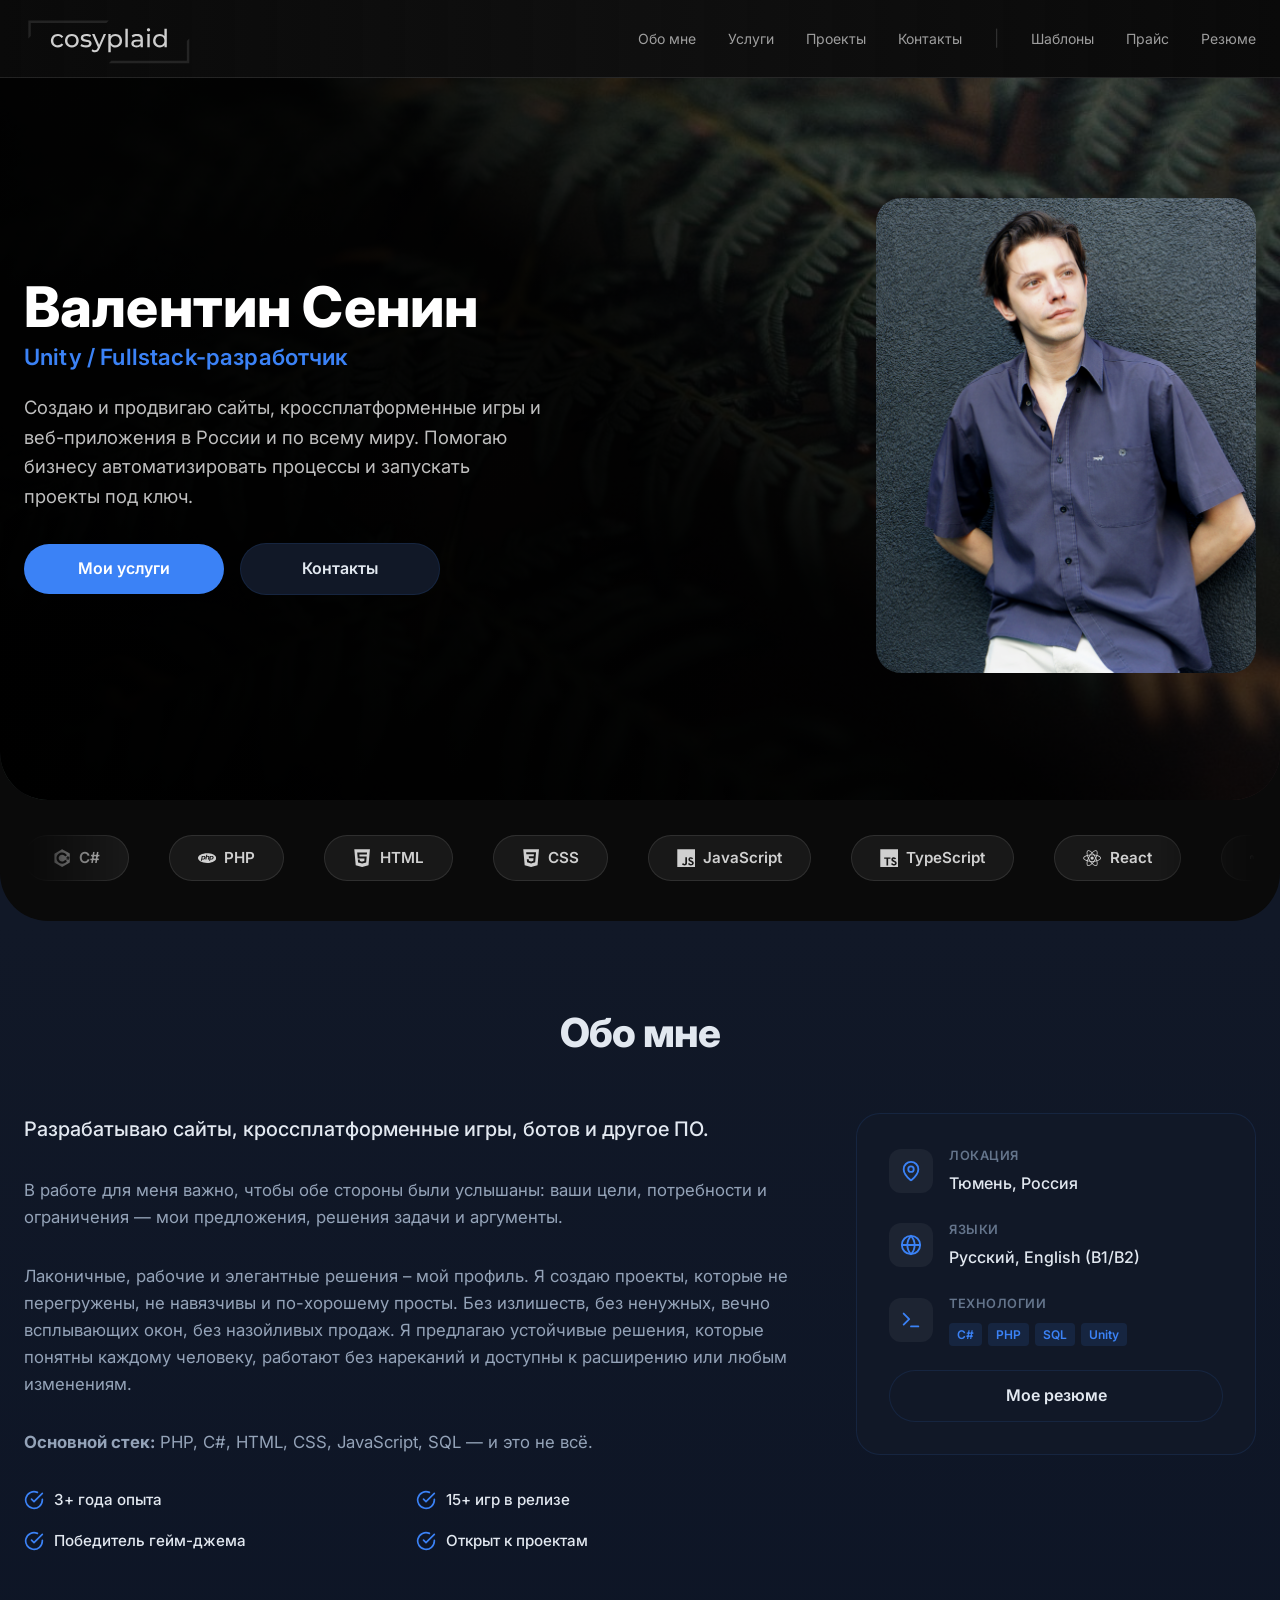
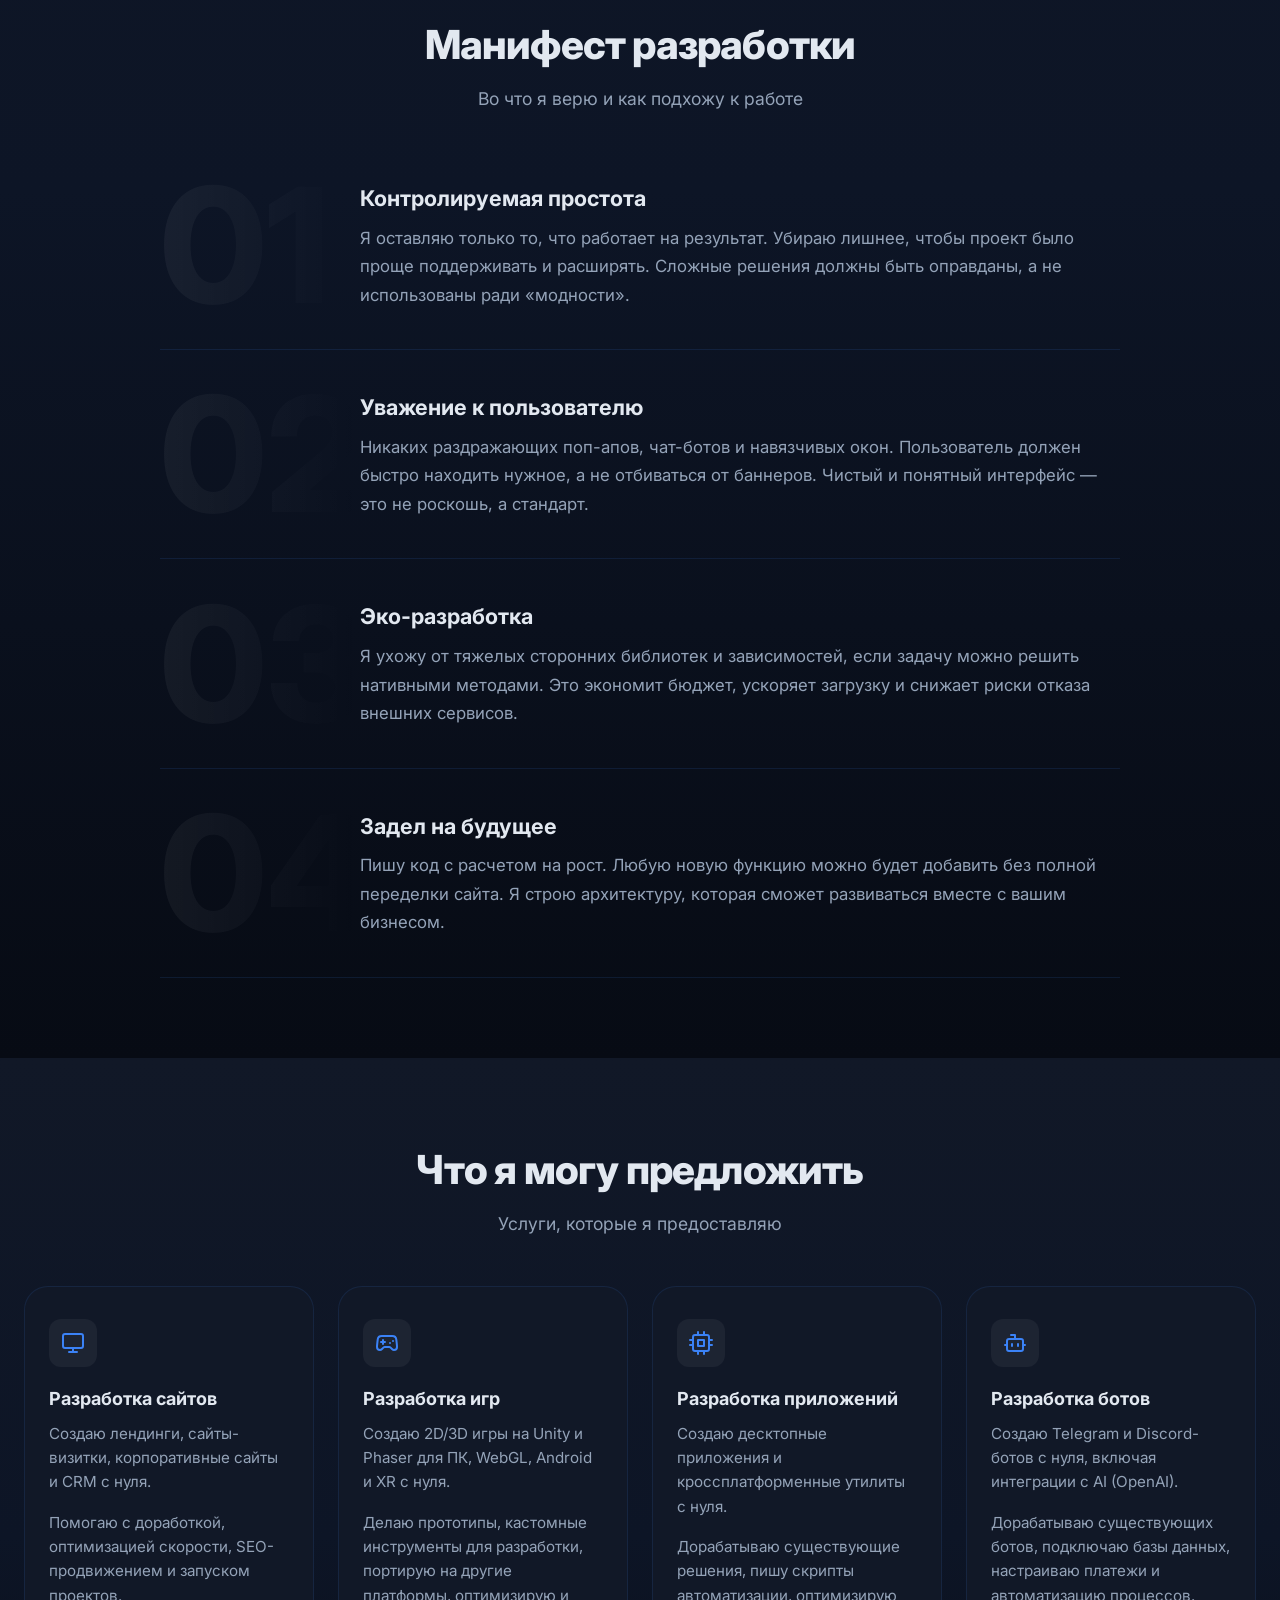
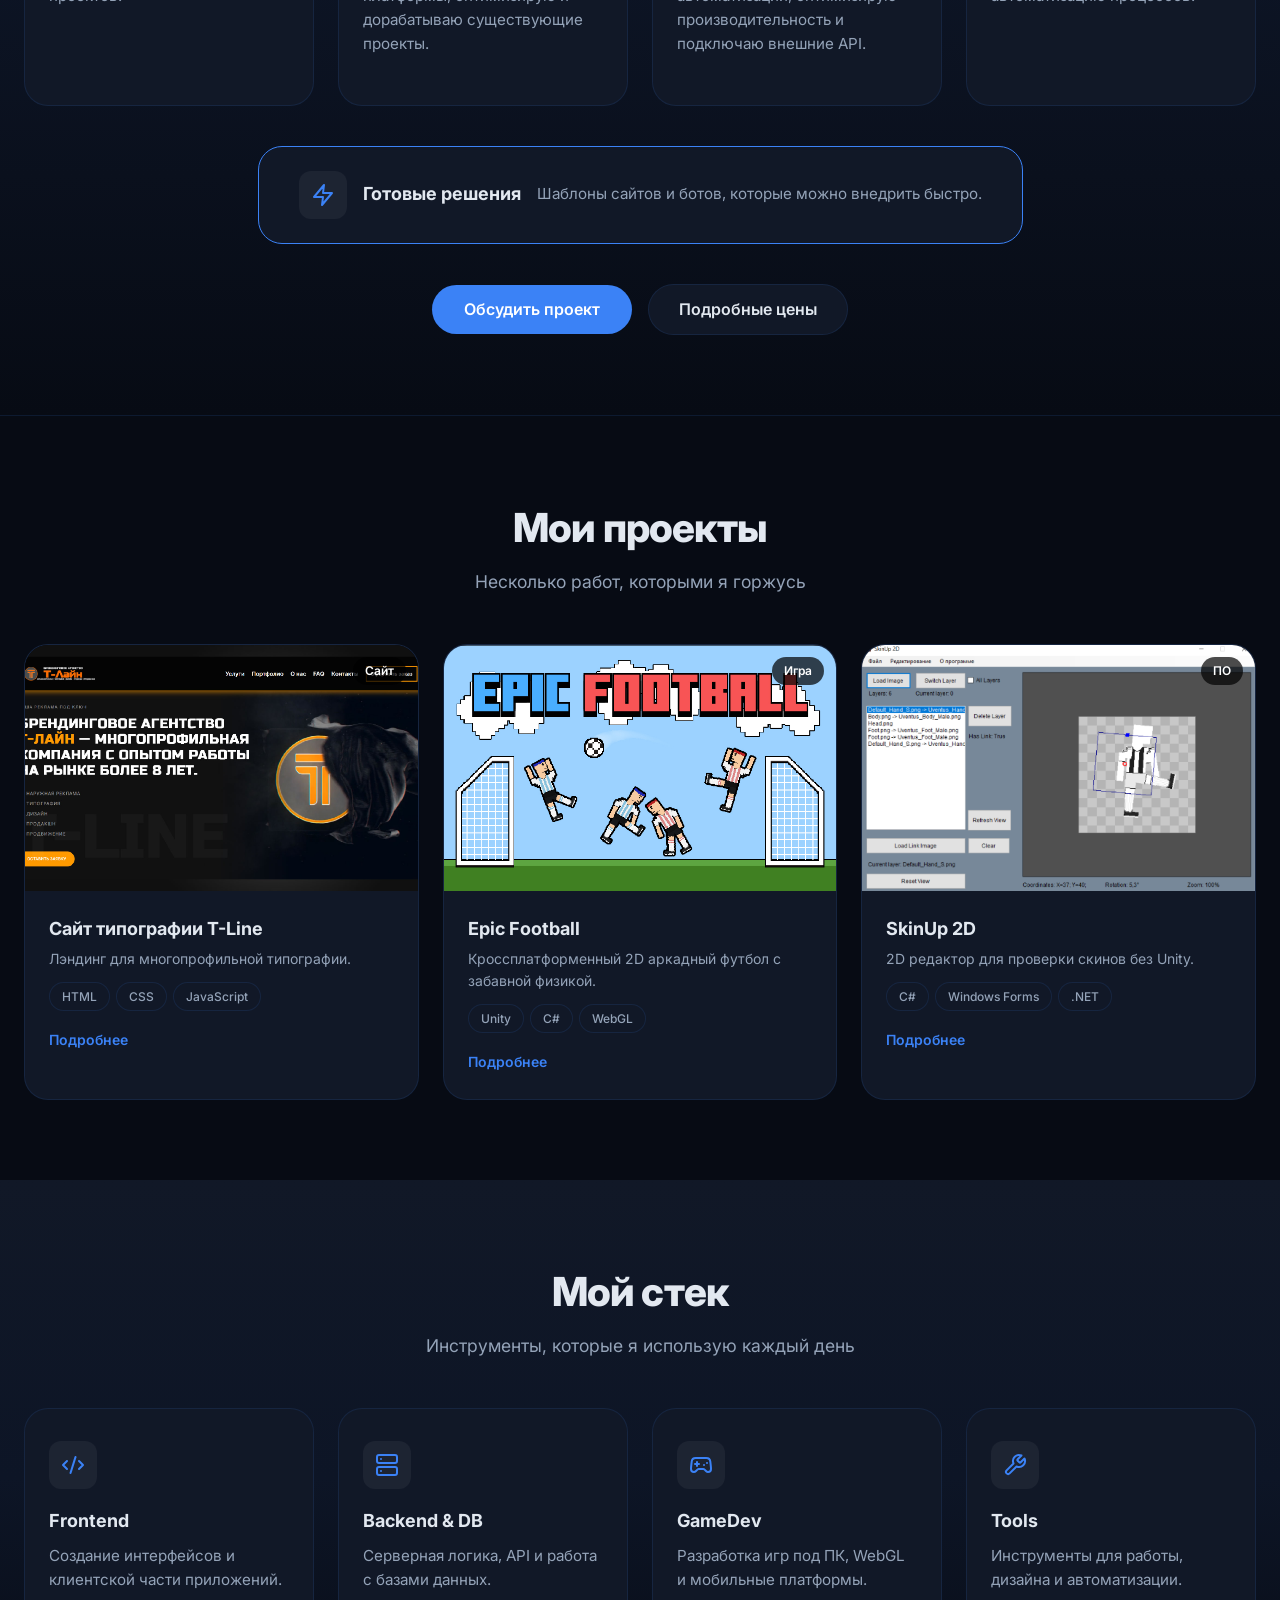
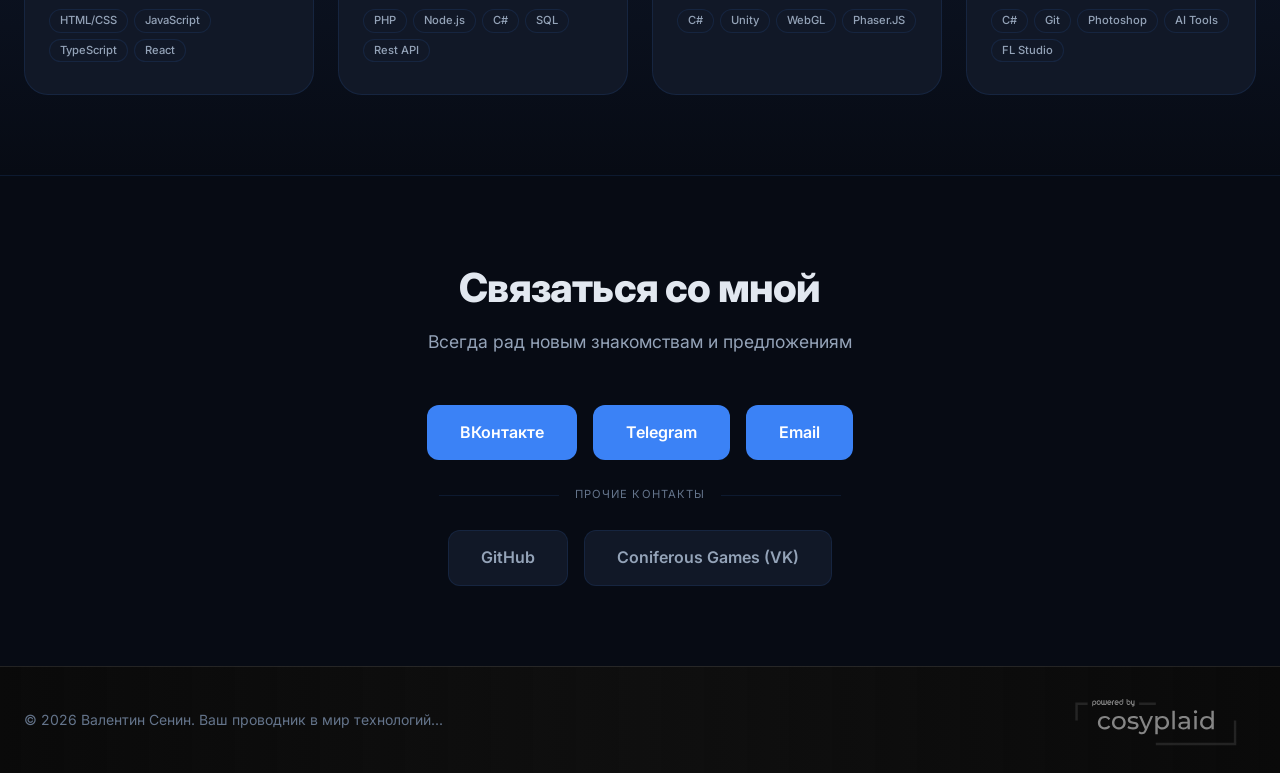
<file: index.html>
<!DOCTYPE html>
<html lang="ru">
<head>
    <meta charset="UTF-8" />
    <meta name="viewport" content="width=device-width, initial-scale=1.0" />
    <meta name="color-scheme" content="dark light" />
    
    <!-- ====== SEO ====== -->
    <title>Валентин Сенин — Unity / Fullstack-разработчик из Тюмень</title>
    <meta name="description" content="Unity / Fullstack-разработка: игры, сайты, CRM, боты. WebGL, ПК, Android, VR. Опыт более 4 лет. Обсудить проект →" />
    <meta name="author" content="Валентин Сенин" />
    
    <!-- ====== OPEN GRAPH ====== -->
    <meta property="og:title" content="Валентин Сенин — Unity / Fullstack-разработчик" />
    <meta property="og:description" content="Личный сайт-визитка разработчика игр и веб-приложений." />
    <meta property="og:locale" content="ru_RU" />
    <meta property="og:locale:alternate" content="en_US" />
    
    <meta property="og:image" content="https://cosyplaid.ru/resources/og-image.jpg" />
    <meta property="og:image:width" content="1200" />
    <meta property="og:image:height" content="630" />
    <meta property="og:image:type" content="image/jpeg" />
    <meta property="og:image:alt" content="Валентин Сенин — Unity / Fullstack-разработчик" />
    
    <meta property="og:url" content="https://cosyplaid.ru/" />
    <meta property="og:type" content="website" />
    
    <!-- ====== STRUCTURED DATA ====== -->
    <script type="application/ld+json">
    {
      "@context": "https://schema.org",
      "@type": "Person",
      "name": "Valentin Senin",
      "alternateName": ["Валентин Сенин", "cosyplaid"],
      "jobTitle": "Unity / Fullstack Developer",
      "description": "Unity / Fullstack-разработчик из Тюмени. Разработка игр, сайтов, CRM, ботов и приложений.",
      "url": "https://cosyplaid.ru",
      "email": "mailto:income.cosyplaid@gmail.com",
      "address": {
        "@type": "PostalAddress",
        "addressLocality": "Тюмень",
        "addressRegion": "Тюменская область",
        "addressCountry": "RU"
      },
      "knowsAbout": [
        "Unity",
        "C#",
        "PHP",
        "HTML",
        "CSS",
        "JavaScript",
        "SQL",
        "TypeScript",
        "React",
        "Node.js",
        "Game Development",
        "WebGL",
        "XR",
        "Telegram Bots",
        "AI Engineering",
        "OpenAI API",
        "Prompt Engineering"
      ],
      "alumniOf": [
        {
          "@type": "CollegeOrUniversity",
          "name": "Тюменский Индустриальный Университет",
          "url": "https://www.tyuiu.ru/"
        },
        {
          "@type": "CollegeOrUniversity",
          "name": "Томский Государственный Университет",
          "url": "https://www.tsu.ru/"
        }
      ],
      "award": [
        "Победитель гейм-джема среди 81 проекта"
      ],
      "sameAs": [
        "https://github.com/cosyplaid",
        "https://t.me/cosyplaid",
        "https://vk.ru/cosyplaid",
        "https://vk.ru/coniferousgames"
      ]
    }
    </script>
    
    <script type="application/ld+json">
    {
      "@context": "https://schema.org",
      "@type": "WebSite",
      "name": "Валентин Сенин — Unity / Fullstack-разработчик",
      "url": "https://cosyplaid.ru",
      "inLanguage": "ru",
      "author": {
        "@type": "Person",
        "name": "Valentin Senin",
        "url": "https://cosyplaid.ru"
      }
    }
    </script>
    
    <link rel="icon" href="resources/favicon.ico" type="image/x-icon" />
    
    <link rel="preconnect" href="https://fonts.googleapis.com" />
    <link rel="preconnect" href="https://fonts.gstatic.com" crossorigin />
    <link href="https://fonts.googleapis.com/css2?family=Inter:opsz,wght@14..32,400;14..32,500;14..32,600;14..32,700;14..32,800&display=swap" rel="stylesheet" />
    
    <link rel="stylesheet" href="styles/style.css" />
    <link rel="stylesheet" href="styles/developer_style.css" />
    
    <script src="js/nav.js" defer></script>
    <script src="js/modal.js" defer></script>
    <!--theme, nav, modal регистрируют себя в window.App -> main.js вызвает init()-->
    <script src="js/main.js" defer></script>
    
</head>
<body id="top">

<!-- ========== ШАПКА ========== -->
<header class="header user-select-none">
    <div class="container header__inner">
        <!-- <a href="#" class="logo top-logo">
            <span ">Cosyplaid</span>
        </a> -->

        <a href="#" class="dev-logo-link top-logo" aria-label="Основной логотип">
            <svg xmlns="http://www.w3.org/2000/svg" viewBox="0 0 6000 2000" class="dev-logo" id="dev-logo-main">
                <!-- Текст -->
                <g id="main-dev-logo-cosyplaid" fill="currentColor">
                    <path fill-rule="nonzero" d="M948.22 1082.5c0,-45.8 10.51,-86.84 31.78,-123.13 21.28,-36.3 50.56,-64.33 87.85,-84.6 37.29,-20.27 79.84,-30.53 127.64,-30.53 42.3,0 80.09,8.51 113.38,25.52 33.29,17.02 59.07,41.8 77.34,74.09l-64.57 41.54c-14.77,-22.27 -33.04,-39.04 -54.81,-50.3 -21.78,-11.26 -45.81,-16.77 -72.34,-16.77 -30.53,0 -58.06,6.76 -82.59,20.27 -24.28,13.52 -43.55,32.79 -57.31,57.82 -13.77,25.02 -20.78,53.81 -20.78,86.09 0,33.04 7.01,62.07 20.78,87.1 13.76,25.03 33.03,44.3 57.31,57.82 24.53,13.51 52.06,20.27 82.59,20.27 26.53,0 50.56,-5.51 72.34,-16.77 21.77,-11.26 40.04,-28.03 54.81,-50.31l64.57 40.55c-18.27,32.29 -44.05,57.31 -77.34,74.58 -33.29,17.27 -71.08,26.03 -113.38,26.03 -47.8,0 -90.35,-10.26 -127.64,-30.78 -37.29,-20.78 -66.57,-49.06 -87.85,-85.35 -21.27,-36.29 -31.78,-77.34 -31.78,-123.14zm496.99 0c0,-45.8 10.52,-86.84 31.29,-123.13 21.02,-36.3 50.05,-64.33 87.1,-84.6 37.04,-20.27 78.83,-30.53 125.39,-30.53 46.55,0 88.1,10.26 124.89,30.53 36.79,20.27 65.82,48.3 86.6,84.6 20.77,36.29 31.28,77.33 31.28,123.13 0,45.8 -10.51,86.85 -31.28,123.14 -20.78,36.29 -49.81,64.57 -86.6,85.35 -36.79,20.52 -78.34,30.78 -124.89,30.78 -46.56,0 -88.35,-10.26 -125.39,-30.78 -37.05,-20.78 -66.08,-49.06 -87.1,-85.35 -20.77,-36.29 -31.29,-77.34 -31.29,-123.14zm400.95 0c0,-32.28 -6.75,-61.07 -20.27,-86.09 -13.51,-25.03 -32.29,-44.3 -56.06,-57.82 -23.78,-13.51 -50.81,-20.27 -80.84,-20.27 -30.04,0 -57.07,6.76 -80.84,20.27 -23.78,13.52 -42.8,32.79 -56.57,57.82 -13.76,25.02 -20.77,53.81 -20.77,86.09 0,32.29 7.01,61.07 20.77,86.1 13.77,25.03 32.79,44.55 56.57,58.32 23.77,13.76 50.8,20.77 80.84,20.77 30.03,0 57.06,-7.01 80.84,-20.77 23.77,-13.77 42.55,-33.29 56.06,-58.32 13.52,-25.03 20.27,-53.81 20.27,-86.1zm143.92 184.46l35.29 -67.07c20.52,14.76 45.55,26.78 74.83,35.54 29.53,8.76 59.32,13.01 89.35,13.01 74.08,0 111.13,-21.27 111.13,-63.57 0,-14.02 -5.01,-25.03 -15.02,-33.29 -9.76,-8.26 -22.28,-14.52 -37.29,-18.27 -15.02,-3.75 -36.29,-8.01 -64.08,-12.76 -37.79,-5.76 -68.57,-12.52 -92.35,-20.28 -23.78,-7.76 -44.3,-20.52 -61.32,-38.79 -17.02,-18.27 -25.53,-44.05 -25.53,-76.84 0,-42.29 17.52,-76.33 52.81,-101.86 35.29,-25.78 82.85,-38.54 142.16,-38.54 31.29,0 62.32,3.75 93.61,11.51 31.28,7.51 56.81,17.77 76.83,30.78l-36.04 67.08c-38.29,-24.78 -83.34,-37.04 -135.15,-37.04 -35.79,0 -63.32,6 -82.09,17.77 -18.77,11.76 -28.28,27.28 -28.28,46.55 0,15.27 5.25,27.53 15.76,36.29 10.77,8.76 23.78,15.27 39.3,19.52 15.77,4.01 37.54,8.76 65.82,14.02 37.8,6.51 68.08,13.51 91.36,20.77 23.27,7.26 43.29,19.77 59.56,37.54 16.52,17.77 24.78,42.3 24.78,74.09 0,42.29 -18.02,76.08 -54.31,101.11 -36.29,25.03 -85.6,37.54 -147.92,37.54 -38.29,0 -75.08,-5 -110.37,-15.26 -35.29,-10.27 -62.82,-23.53 -82.84,-39.55zm906.7 -418.47l-227 514.83c-20.02,47.8 -43.55,81.34 -70.33,100.61 -26.78,19.52 -58.82,29.29 -96.61,29.29 -22.78,0 -45.05,-3.76 -66.57,-11.27 -21.53,-7.26 -39.3,-18.02 -53.57,-32.03l36.3 -63.57c24.27,22.77 52.05,34.28 83.84,34.28 20.77,0 37.79,-5.5 51.56,-16.26 13.76,-10.77 26.28,-29.54 37.54,-56.07l15.02 -32.78 -206.49 -467.03 88.35 0 163.19 374.42 161.68 -374.42 83.09 0zm564.14 234.01c0,47.06 -10.26,88.6 -30.54,124.89 -20.27,36.29 -48.55,64.33 -84.34,84.35 -35.79,20.02 -76.59,30.03 -121.89,30.03 -33.54,0 -64.32,-6.5 -92.35,-19.27 -27.78,-13.01 -51.56,-31.78 -70.83,-56.56l0 241.77 -84.85 0 0 -639.22 81.34 0 0 74.33c18.77,-26.03 42.55,-45.55 71.33,-58.81 28.79,-13.27 60.57,-19.77 95.36,-19.77 45.3,0 86.1,10.01 121.89,30.03 35.79,20.02 64.07,48.05 84.34,83.84 20.28,35.79 30.54,77.34 30.54,124.39zm-85.6 0c0,-32.28 -7.01,-61.07 -20.77,-86.09 -13.77,-25.03 -32.79,-44.3 -56.57,-57.82 -23.77,-13.51 -50.8,-20.27 -80.84,-20.27 -29.28,0 -56.06,7.01 -79.84,20.77 -23.77,13.77 -42.79,33.04 -56.56,57.82 -13.77,24.78 -20.77,53.31 -20.77,85.59 0,32.29 6.75,61.07 20.27,86.1 13.51,25.03 32.29,44.55 56.56,58.32 24.28,13.76 51.06,20.77 80.34,20.77 30.04,0 57.07,-7.01 80.84,-20.77 23.78,-13.77 42.8,-33.29 56.57,-58.32 13.76,-25.03 20.77,-53.81 20.77,-86.1zm202.98 -421.22l84.84 0 0 655.24 -84.84 0 0 -655.24zm617.19 372.67l0 282.57 -80.34 0 0 -61.82c-14.26,21.77 -34.29,38.54 -60.57,50.05 -26.27,11.27 -57.31,17.02 -93.1,17.02 -52.31,0 -94.36,-12.51 -125.89,-37.79 -31.54,-25.28 -47.3,-58.57 -47.3,-99.86 0,-41.3 15.01,-74.34 45.05,-99.36 30.03,-25.03 77.83,-37.55 143.16,-37.55l134.15 0 0 -16.77c0,-36.54 -10.51,-64.57 -31.79,-83.84 -21.27,-19.52 -52.31,-29.28 -93.6,-29.28 -27.78,0 -54.81,4.5 -81.34,13.76 -26.28,9.26 -48.81,21.53 -67.08,36.79l-35.29 -63.57c24.28,-19.52 53.06,-34.29 86.6,-44.55 33.54,-10.26 69.08,-15.51 106.87,-15.51 64.82,0 114.38,16.01 148.66,47.8 34.54,31.79 51.81,79.09 51.81,141.91zm-84.84 139.41l0 -65.33 -130.65 0c-71.83,0 -107.62,24.28 -107.62,72.58 0,23.53 9.01,42.05 27.28,55.57 18.27,13.51 43.55,20.27 75.84,20.27 32.28,0 60.31,-7.26 83.84,-21.53 23.78,-14.51 40.8,-35.03 51.31,-61.56zm242.02 -324.87l84.85 0 0 468.03 -84.85 0 0 -468.03zm-15.02 -144.66c0,-15.27 5.51,-28.53 16.27,-39.3 11.01,-11.01 24.78,-16.52 41.05,-16.52 16.52,0 30.28,5.26 41.04,15.52 11.02,10.26 16.52,23.28 16.52,38.55 0,15.76 -5.5,29.28 -16.52,40.04 -10.76,10.76 -24.52,16.27 -41.04,16.27 -16.27,0 -30.04,-5.26 -41.05,-15.77 -10.76,-10.76 -16.27,-23.53 -16.27,-38.79zm702.79 -42.55l0 655.24 -81.34 0 0 -74.09c-18.77,25.78 -42.8,45.55 -71.58,59.07 -28.78,13.51 -60.32,20.27 -95.11,20.27 -45.3,0 -86.09,-10.01 -121.88,-30.03 -35.79,-20.02 -64.07,-48.06 -84.35,-84.35 -20.27,-36.29 -30.53,-77.83 -30.53,-124.89 0,-47.05 10.26,-88.6 30.53,-124.39 20.28,-35.79 48.56,-63.82 84.35,-83.84 35.79,-20.02 76.58,-30.03 121.88,-30.03 33.54,0 64.33,6.25 92.61,19.02 28.28,12.51 51.81,31.03 70.58,55.81l0 -257.79 84.84 0zm-83.84 421.22c0,-32.28 -6.76,-61.07 -20.27,-86.09 -13.52,-25.03 -32.29,-44.3 -56.57,-57.82 -24.27,-13.51 -51.05,-20.27 -80.34,-20.27 -30.03,0 -57.06,6.76 -80.84,20.27 -23.78,13.52 -42.8,32.79 -56.56,57.82 -13.77,25.02 -20.78,53.81 -20.78,86.09 0,32.29 7.01,61.07 20.78,86.1 13.76,25.03 32.78,44.55 56.56,58.32 23.78,13.76 50.81,20.77 80.84,20.77 29.29,0 56.07,-7.01 80.34,-20.77 24.28,-13.77 43.05,-33.29 56.57,-58.32 13.51,-25.03 20.27,-53.81 20.27,-86.1z"/>
                </g>

                <!-- Рамка -->
                <g id="main-dev-logo-frame" fill="currentColor">
                    <path fill-rule="nonzero" d="M5409.4 1005.67l0 741.51 -2415.07 0 73.59 -73.58 2267.92 0 0 -594.34 73.56 -73.59zm-4756.58 -73.59l-73.56 73.59 0 -538.05 2415.07 0 -73.59 73.59 -2267.92 0 0 390.87z"/>
                </g>
            </svg>
        </a>
        
        <nav class="nav" id="main-nav" aria-label="Основная навигация">
            <ul class="nav__list">
                <li class="nav__item">
                    <a href="#about" class="nav__link"><span>Обо мне</span></a>
                </li>
                <li class="nav__item">
                    <a href="#services" class="nav__link"><span>Услуги</span></a>
                </li>
                <li class="nav__item">
                    <a href="#projects" class="nav__link"><span>Проекты</span></a>
                </li>
                <li class="nav__item">
                    <a href="#contacts" class="nav__link"><span>Контакты</span></a>
                </li>

                <!-- Вертикальный разделитель для ПК -->
                <li class="nav__divider" aria-hidden="true">|</li>

                <!-- Горизонтальный разделитель для мобилок -->
                <li class="nav__divider-mobile" aria-hidden="true"></li>

                <li class="nav__item">
                    <a href="solutions.html" rel="nofollow" class="nav__link nav__link--external">
                        <span>Шаблоны</span>
                    </a>
                </li>

                <li class="nav__item">
                    <a href="price.html" rel="nofollow" class="nav__link nav__link--external">
                        <span>Прайс</span>
                    </a>
                </li>
                
                <li class="nav__item">
                    <a href="resume.html" rel="nofollow" class="nav__link nav__link--external">
                        <span>Резюме</span>
                    </a>
                </li>     
            </ul>
        </nav>
        
        <button class="burger"
                type="button"
                aria-label="Меню"
                aria-expanded="false"
                aria-controls="main-nav">
            <span class="burger__line"></span>
            <span class="burger__line"></span>
            <span class="burger__line"></span>
        </button>
    </div>
</header>

    <!-- ========== HERO ========== -->  
    <section class="hero user-select-none">
        <!-- Фоновое изображение -->
        <div class="hero__bg">
            <img src="resources/bg.jpg" alt="Фон" fetchpriority="high" decoding="async" />
            <div class="hero__overlay"></div>
        </div>

        <div class="container hero__container">
            <div class="hero__content">
                <!-- Имя и Должность -->
                <h1 class="hero__title">
                    Валентин Сенин<br>
                    <span class="hero__role">Unity / Fullstack-разработчик</span>
                </h1>
                
                <!-- Описание с географией -->
                <p class="hero__subtitle">
                    Создаю и продвигаю сайты, кроссплатформенные игры и веб-приложения в России и по всему миру. Помогаю бизнесу автоматизировать процессы и запускать проекты под ключ.
                </p>

                <!-- Кнопки -->
                <div class="actions__group">
                    <a href="#services" class="btn btn--primary">Мои услуги</a>
                    <a href="#contacts" class="btn btn--secondary">Контакты</a>
                </div>
            </div>

            <!-- Правая часть: Фото -->
            <div class="hero__image-wrapper">
                <div class="hero__image-box">
                    <img class="hero__image"
                        src="resources/img/hero.JPG"
                        alt="IMAGE"
                        fetchpriority="high"
                        decoding="async"/>
                </div>
            </div>
        </div>
    </section>

    <!-- ========== ТЕХНОЛОГИИ ========== -->
    <section class="tech-stack user-select-none">
        <div class="tech-stack__wrapper">
            <div class="tech-stack__scroll-container">
                <div class="tech-stack__scroll">
                    <div class="tech-stack__track">
                        <!-- Первый набор -->
                        <span class="tech-stack__item">
                            <svg class="tech-stack__icon" xmlns="http://www.w3.org/2000/svg" viewBox="0 0 128 128"><path fill="currentColor" d="M117.5 33.5l.3-.2c-.6-1.1-1.5-2.1-2.4-2.6L67.1 2.9c-.8-.5-1.9-.7-3.1-.7-1.2 0-2.3.3-3.1.7l-48 27.9c-1.7 1-2.9 3.5-2.9 5.4v55.7c0 1.1.2 2.3.9 3.4l-.2.1c.5.8 1.2 1.5 1.9 1.9l48.2 27.9c.8.5 1.9.7 3.1.7 1.2 0 2.3-.3 3.1-.7l48-27.9c1.7-1 2.9-3.5 2.9-5.4V36.1c.1-.8 0-1.7-.4-2.6zm-53.5 70c-21.8 0-39.5-17.7-39.5-39.5S42.2 24.5 64 24.5c14.7 0 27.5 8.1 34.3 20l-13 7.5C81.1 44.5 73.1 39.5 64 39.5c-13.5 0-24.5 11-24.5 24.5s11 24.5 24.5 24.5c9.1 0 17.1-5 21.3-12.4l12.9 7.6c-6.8 11.8-19.6 19.8-34.2 19.8zM115 62h-3.2l-.9 4h4.1v5h-5l-1.2 6h-4.9l1.2-6h-3.8l-1.2 6h-4.8l1.2-6H94v-5h3.5l.9-4H94v-5h5.3l1.2-6h4.9l-1.2 6h3.8l1.2-6h4.8l-1.2 6h2.2v5zm-12.7 4h3.8l.9-4h-3.8z"/></svg>
                            C#
                        </span>                        
                        <span class="tech-stack__item">
                            <svg class="tech-stack__icon" xmlns="http://www.w3.org/2000/svg" viewBox="0 0 128 128"><path fill="currentColor" d="M64 30.332C28.654 30.332 0 45.407 0 64s28.654 33.668 64 33.668c35.345 0 64-15.075 64-33.668S99.346 30.332 64 30.332zm-5.982 9.81h7.293v.003l-1.745 8.968h6.496c4.087 0 6.908.714 8.458 2.139 1.553 1.427 2.017 3.737 1.398 6.93l-3.053 15.7h-7.408l2.902-14.929c.33-1.698.208-2.855-.365-3.473-.573-.617-1.793-.925-3.658-.925h-5.828L58.752 73.88h-7.291l6.557-33.738zM26.73 49.114h14.133c4.252 0 7.355 1.116 9.305 3.348 1.95 2.232 2.536 5.346 1.758 9.346-.32 1.649-.863 3.154-1.625 4.52-.763 1.364-1.76 2.613-2.99 3.745-1.468 1.373-3.098 2.353-4.891 2.936-1.794.585-4.08.875-6.858.875h-6.294l-1.745 8.97h-7.35l6.557-33.74zm57.366 0h14.13c4.252 0 7.353 1.116 9.303 3.348h.002c1.95 2.232 2.538 5.346 1.76 9.346-.32 1.649-.861 3.154-1.623 4.52-.763 1.364-1.76 2.613-2.992 3.745-1.467 1.373-3.098 2.353-4.893 2.936-1.794.585-4.077.875-6.855.875h-6.295l-1.744 8.97h-7.35l6.557-33.74zm-51.051 5.325-2.742 14.12h4.468c2.963 0 5.172-.556 6.622-1.673 1.45-1.116 2.428-2.981 2.937-5.592.485-2.507.264-4.279-.666-5.309-.93-1.032-2.79-1.547-5.584-1.547h-5.035zm57.363 0-2.744 14.12h4.47c2.965 0 5.17-.556 6.622-1.673 1.449-1.116 2.427-2.981 2.935-5.592.487-2.507.266-4.279-.664-5.309-.93-1.032-2.792-1.547-5.584-1.547h-5.035z"/></svg>
                            PHP
                        </span>                        
                        <span class="tech-stack__item">
                            <svg class="tech-stack__icon" xmlns="http://www.w3.org/2000/svg" viewBox="0 0 128 128"><path fill="currentColor" d="M9.032 2l10.005 112.093 44.896 12.401 45.02-12.387L118.968 2H9.032zm89.126 26.539l-.627 7.172L97.255 39H44.59l1.257 14h50.156l-.336 3.471-3.233 36.119-.238 2.27L64 102.609v.002l-.034.018-28.177-7.423L33.876 74h13.815l.979 10.919L63.957 89H64v-.546l15.355-3.875L80.959 67H33.261l-3.383-38.117L29.549 25h68.939l-.33 3.539z"/></svg>
                            HTML
                        </span>                        
                        <span class="tech-stack__item">
                            <svg class="tech-stack__icon" xmlns="http://www.w3.org/2000/svg" viewBox="0 0 128 128"><path fill="currentColor" d="M8.76 1l10.055 112.883 45.118 12.58 45.244-12.626L119.24 1H8.76zm89.591 25.862l-3.347 37.605.01.203-.014.467v-.004l-2.378 26.294-.262 2.336L64 101.607v.001l-.022.019-28.311-7.888L33.75 72h13.883l.985 11.054 15.386 4.17-.004.008v-.002l15.443-4.229L81.075 65H48.792l-.277-3.043-.631-7.129L47.553 51h34.749l1.264-14H30.64l-.277-3.041-.63-7.131L29.401 23h69.281l-.331 3.862z"/></svg>
                            CSS
                        </span>                        
                        <span class="tech-stack__item">
                            <svg class="tech-stack__icon" xmlns="http://www.w3.org/2000/svg" viewBox="0 0 128 128"><path fill="currentColor" d="M2 1v125h125V1H2zm66.119 106.513c-1.845 3.749-5.367 6.212-9.448 7.401-6.271 1.44-12.269.619-16.731-2.059-2.986-1.832-5.318-4.652-6.901-7.901l9.52-5.83c.083.035.333.487.667 1.071 1.214 2.034 2.261 3.474 4.319 4.485 2.022.69 6.461 1.131 8.175-2.427 1.047-1.81.714-7.628.714-14.065C58.433 78.073 58.48 68 58.48 58h11.709c0 11 .06 21.418 0 32.152.025 6.58.596 12.446-2.07 17.361zm48.574-3.308c-4.07 13.922-26.762 14.374-35.83 5.176-1.916-2.165-3.117-3.296-4.26-5.795 4.819-2.772 4.819-2.772 9.508-5.485 2.547 3.915 4.902 6.068 9.139 6.949 5.748.702 11.531-1.273 10.234-7.378-1.333-4.986-11.77-6.199-18.873-11.531-7.211-4.843-8.901-16.611-2.975-23.335 1.975-2.487 5.343-4.343 8.877-5.235l3.688-.477c7.081-.143 11.507 1.727 14.756 5.355.904.916 1.642 1.904 3.022 4.045-3.772 2.404-3.76 2.381-9.163 5.879-1.154-2.486-3.069-4.046-5.093-4.724-3.142-.952-7.104.083-7.926 3.403-.285 1.023-.226 1.975.227 3.665 1.273 2.903 5.545 4.165 9.377 5.926 11.031 4.474 14.756 9.271 15.672 14.981.882 4.916-.213 8.105-.38 8.581z"/></svg>
                            JavaScript
                        </span>                        
                        <span class="tech-stack__item">
                            <svg class="tech-stack__icon" xmlns="http://www.w3.org/2000/svg" viewBox="0 0 128 128"><path fill="currentColor" d="M2 63.91v62.5h125v-125H2zm100.73-5a15.56 15.56 0 017.82 4.5 20.58 20.58 0 013 4c0 .16-5.4 3.81-8.69 5.85-.12.08-.6-.44-1.13-1.23a7.09 7.09 0 00-5.87-3.53c-3.79-.26-6.23 1.73-6.21 5a4.58 4.58 0 00.54 2.34c.83 1.73 2.38 2.76 7.24 4.86 8.95 3.85 12.78 6.39 15.16 10 2.66 4 3.25 10.46 1.45 15.24-2 5.2-6.9 8.73-13.83 9.9a38.32 38.32 0 01-9.52-.1A23 23 0 0180 109.19c-1.15-1.27-3.39-4.58-3.25-4.82a9.34 9.34 0 011.15-.73l4.6-2.64 3.59-2.08.75 1.11a16.78 16.78 0 004.74 4.54c4 2.1 9.46 1.81 12.16-.62a5.43 5.43 0 00.69-6.92c-1-1.39-3-2.56-8.59-5-6.45-2.78-9.23-4.5-11.77-7.24a16.48 16.48 0 01-3.43-6.25 25 25 0 01-.22-8c1.33-6.23 6-10.58 12.82-11.87a31.66 31.66 0 019.49.26zm-29.34 5.24v5.12H57.16v46.23H45.65V69.26H29.38v-5a49.19 49.19 0 01.14-5.16c.06-.08 10-.12 22-.1h21.81z"/></svg>
                            TypeScript
                        </span>                        
                        <span class="tech-stack__item">
                            <svg class="tech-stack__icon" xmlns="http://www.w3.org/2000/svg" viewBox="0 0 128 128"><g fill="currentColor"><circle cx="64" cy="64" r="11.4"/><path d="M107.3 45.2c-2.2-.8-4.5-1.6-6.9-2.3.6-2.4 1.1-4.8 1.5-7.1 2.1-13.2-.2-22.5-6.6-26.1-1.9-1.1-4-1.6-6.4-1.6-7 0-15.9 5.2-24.9 13.9-9-8.7-17.9-13.9-24.9-13.9-2.4 0-4.5.5-6.4 1.6-6.4 3.7-8.7 13-6.6 26.1.4 2.3.9 4.7 1.5 7.1-2.4.7-4.7 1.4-6.9 2.3C8.2 50 1.4 56.6 1.4 64s6.9 14 19.3 18.8c2.2.8 4.5 1.6 6.9 2.3-.6 2.4-1.1 4.8-1.5 7.1-2.1 13.2.2 22.5 6.6 26.1 1.9 1.1 4 1.6 6.4 1.6 7.1 0 16-5.2 24.9-13.9 9 8.7 17.9 13.9 24.9 13.9 2.4 0 4.5-.5 6.4-1.6 6.4-3.7 8.7-13 6.6-26.1-.4-2.3-.9-4.7-1.5-7.1 2.4-.7 4.7-1.4 6.9-2.3 12.5-4.8 19.3-11.4 19.3-18.8s-6.8-14-19.3-18.8zM92.5 14.7c4.1 2.4 5.5 9.8 3.8 20.3-.3 2.1-.8 4.3-1.4 6.6-5.2-1.2-10.7-2-16.5-2.5-3.4-4.8-6.9-9.1-10.4-13 7.4-7.3 14.9-12.3 21-12.3 1.3 0 2.5.3 3.5.9zM81.3 74c-1.8 3.2-3.9 6.4-6.1 9.6-3.7.3-7.4.4-11.2.4-3.9 0-7.6-.1-11.2-.4-2.2-3.2-4.2-6.4-6-9.6-1.9-3.3-3.7-6.7-5.3-10 1.6-3.3 3.4-6.7 5.3-10 1.8-3.2 3.9-6.4 6.1-9.6 3.7-.3 7.4-.4 11.2-.4 3.9 0 7.6.1 11.2.4 2.2 3.2 4.2 6.4 6 9.6 1.9 3.3 3.7 6.7 5.3 10-1.7 3.3-3.4 6.6-5.3 10zm8.3-3.3c1.5 3.5 2.7 6.9 3.8 10.3-3.4.8-7 1.4-10.8 1.9 1.2-1.9 2.5-3.9 3.6-6 1.2-2.1 2.3-4.2 3.4-6.2zM64 97.8c-2.4-2.6-4.7-5.4-6.9-8.3 2.3.1 4.6.2 6.9.2 2.3 0 4.6-.1 6.9-.2-2.2 2.9-4.5 5.7-6.9 8.3zm-18.6-15c-3.8-.5-7.4-1.1-10.8-1.9 1.1-3.3 2.3-6.8 3.8-10.3 1.1 2 2.2 4.1 3.4 6.1 1.2 2.2 2.4 4.1 3.6 6.1zm-7-25.5c-1.5-3.5-2.7-6.9-3.8-10.3 3.4-.8 7-1.4 10.8-1.9-1.2 1.9-2.5 3.9-3.6 6-1.2 2.1-2.3 4.2-3.4 6.2zM64 30.2c2.4 2.6 4.7 5.4 6.9 8.3-2.3-.1-4.6-.2-6.9-.2-2.3 0-4.6.1-6.9.2 2.2-2.9 4.5-5.7 6.9-8.3zm22.2 21l-3.6-6c3.8.5 7.4 1.1 10.8 1.9-1.1 3.3-2.3 6.8-3.8 10.3-1.1-2.1-2.2-4.2-3.4-6.2zM31.7 35c-1.7-10.5-.3-17.9 3.8-20.3 1-.6 2.2-.9 3.5-.9 6 0 13.5 4.9 21 12.3-3.5 3.8-7 8.2-10.4 13-5.8.5-11.3 1.4-16.5 2.5-.6-2.3-1-4.5-1.4-6.6zM7 64c0-4.7 5.7-9.7 15.7-13.4 2-.8 4.2-1.5 6.4-2.1 1.6 5 3.6 10.3 6 15.6-2.4 5.3-4.5 10.5-6 15.5C15.3 75.6 7 69.6 7 64zm28.5 49.3c-4.1-2.4-5.5-9.8-3.8-20.3.3-2.1.8-4.3 1.4-6.6 5.2 1.2 10.7 2 16.5 2.5 3.4 4.8 6.9 9.1 10.4 13-7.4 7.3-14.9 12.3-21 12.3-1.3 0-2.5-.3-3.5-.9zM96.3 93c1.7 10.5.3 17.9-3.8 20.3-1 .6-2.2.9-3.5.9-6 0-13.5-4.9-21-12.3 3.5-3.8 7-8.2 10.4-13 5.8-.5 11.3-1.4 16.5-2.5.6 2.3 1 4.5 1.4 6.6zm9-15.6c-2 .8-4.2 1.5-6.4 2.1-1.6-5-3.6-10.3-6-15.6 2.4-5.3 4.5-10.5 6-15.5 13.8 4 22.1 10 22.1 15.6 0 4.7-5.8 9.7-15.7 13.4z"/></g></svg>
                            React
                        </span>                        
                        <span class="tech-stack__item">
                            <svg class="tech-stack__icon" xmlns="http://www.w3.org/2000/svg" viewBox="0 0 128 128"><path fill="currentColor" d="m86.07 24.66a0.71 0.71 0 0 0-0.3516 0.08984 0.755 0.755 0 0 0-0.375 0.6367v18.93a0.564 0.564 0 0 1-0.2637 0.4648 0.549 0.549 0 0 1-0.5195 0l-3.066-1.773a1.486 1.486 0 0 0-1.479 0l-12.27 7.135a1.48 1.48 0 0 0-0.7539 1.279v14.24c0 0.524 0.2909 1.021 0.7539 1.283l12.27 7.135a1.486 1.486 0 0 0 1.477 0l12.27-7.135c0.463-0.262 0.7539-0.7592 0.7539-1.283v-35.5c0-0.553-0.2909-1.051-0.7539-1.311l-7.32-4.104a0.836 0.836 0 0 0-0.373-0.08984zm-72.39 17.77c-0.23 0-0.4601 0.08717-0.6621 0.2012l-12.27 7.107a1.493 1.493 0 0 0-0.7539 1.309l0.0293 19.1c0 0.263 0.143 0.5256 0.375 0.6426a0.656 0.656 0 0 0 0.7246 0l7.295-4.193a1.48 1.48 0 0 0 0.75-1.281v-8.939c0-0.524 0.2899-1.021 0.7539-1.283l3.096-1.805a1.39 1.39 0 0 1 0.752-0.2031c0.26 0 0.5216 0.05713 0.7246 0.2031l3.096 1.805c0.463 0.262 0.7539 0.7592 0.7539 1.283v8.939c0 0.522 0.288 1.021 0.75 1.281l7.236 4.193a0.704 0.704 0 0 0 0.752 0 0.724 0.724 0 0 0 0.377-0.6426v-19.1c0-0.524-0.2899-1.02-0.7539-1.283l-12.24-7.133a1.763 1.763 0 0 0-0.6641-0.2012h-0.1211zm100.7 0.207v0.001953l-0.00195 0.001953c-0.253 0-0.5043 0.06527-0.7363 0.1973l-12.27 7.131c-0.463 0.264-0.75 0.7582-0.75 1.283v14.24c0 0.524 0.287 1.02 0.75 1.281l12.18 6.988a1.43 1.43 0 0 0 1.447 0l7.381-4.133a0.724 0.724 0 0 0 0.375-0.6426 0.724 0.724 0 0 0-0.375-0.6406l-12.33-7.135a0.76 0.76 0 0 1-0.375-0.6465v-4.455a0.72 0.72 0 0 1 0.375-0.6367l3.855-2.213a0.705 0.705 0 0 1 0.752 0l3.844 2.213a0.762 0.762 0 0 1 0.377 0.6367v3.494c0 0.263 0.144 0.5246 0.375 0.6406a0.704 0.704 0 0 0 0.7539 0l7.291-4.279a1.46 1.46 0 0 0 0.7285-1.279v-3.465c0-0.524-0.2935-1.02-0.7285-1.283l-12.18-7.1a1.499 1.499 0 0 0-0.7402-0.2012h-0.00195zm-67.19 0.2344c-0.1712 0.02912-0.3392 0.08545-0.4941 0.1758l-11.87 6.893 13.15 24.26c0.0696-0.02714 0.1393-0.05957 0.2051-0.09766l12.26-7.121c0.1751-0.102 0.3237-0.237 0.4414-0.3945l-13.69-23.72zm1.283 0.3496 8.127 14.09 3.855-7.131c-0.007358-0.004457-0.01403-0.009333-0.02148-0.01367l-11.96-6.941zm-14.42 7.268c-0.2244 0.2655-0.3555 0.6048-0.3555 0.9629v14.24c0 0.1761 0.03375 0.3452 0.0918 0.5059l4.525-7.848-4.262-7.865zm27.04 0.4824-3.943 7.287 4.025 6.977v-13.78c0-0.1668-0.0298-0.3272-0.08203-0.4805zm19.69 2.303c0.065 0 0.1295 0.01492 0.1895 0.04492l4.193 2.447c0.116 0.058 0.1758 0.2014 0.1758 0.3184v4.893c0 0.146-0.06078 0.2643-0.1758 0.3223l-4.195 2.445a0.431 0.431 0 0 1-0.377 0l-4.195-2.443c-0.116-0.058-0.1758-0.2053-0.1758-0.3223v-4.893c0-0.146 0.06078-0.2613 0.1758-0.3203l4.195-2.447a0.425 0.425 0 0 1 0.1895-0.04492zm33.55 1.98a0.26 0.26 0 0 0-0.1445 0.04492l-2.346 1.369a0.3 0.3 0 0 0-0.1426 0.2598v2.74c0 0.116 0.05558 0.2037 0.1426 0.2617l2.346 1.369a0.262 0.262 0 0 0 0.2891 0l2.344-1.369a0.308 0.308 0 0 0 0.1445-0.2617v-2.738a0.303 0.303 0 0 0-0.1445-0.2598l-2.344-1.371a0.26 0.26 0 0 0-0.1445-0.04297v-0.001953zm-75.5 4.066-4.414 7.654c0.004874 0.002915 0.008757 0.006903 0.01367 0.009766l12.25 7.121c0.06838 0.03947 0.1405 0.0719 0.2129 0.09961l-8.066-14.88zm24.41 12.32c-0.427 0-0.8528 0.1007-1.215 0.3047l-11.55 6.73a2.457 2.457 0 0 0-1.215 2.125v13.42c0 0.874 0.4628 1.689 1.215 2.127l3.041 1.746c1.475 0.728 1.995 0.7227 2.66 0.7227 2.17 0 3.416-1.337 3.416-3.637v-13.24a0.356 0.356 0 0 0-0.3457-0.3516h-1.475a0.356 0.356 0 0 0-0.3516 0.3516v13.25c0 1.019-1.066 2.039-2.773 1.166l-3.156-1.834c-0.116-0.058-0.1738-0.2063-0.1738-0.3223v-13.43c0-0.116 0.05783-0.2633 0.1738-0.3203l11.54-6.695c0.087-0.058 0.2316-0.058 0.3496 0l11.54 6.695c0.115 0.06 0.1758 0.1763 0.1758 0.3203v13.42c0 0.145-0.05978 0.2643-0.1758 0.3223l-11.55 6.727c-0.087 0.058-0.2316 0.058-0.3496 0l-2.949-1.777c-0.088-0.058-0.205-0.0853-0.291-0.0293-0.81 0.468-0.9524 0.5271-1.734 0.7891-0.174 0.058-0.4628 0.1722 0.1152 0.4922l3.852 2.303c0.376 0.203 0.7798 0.3184 1.215 0.3184 0.434 0 0.8659-0.1148 1.213-0.2598l11.55-6.727a2.463 2.463 0 0 0 1.215-2.129v-13.42c0-0.874-0.4628-1.686-1.215-2.123l-11.55-6.73a2.488 2.488 0 0 0-1.213-0.3047v-0.001953zm18.03 6.129a2.236 2.236 0 0 0-2.227 2.244 2.236 2.236 0 0 0 2.227 2.242c1.217 0 2.23-1.02 2.23-2.242a2.254 2.254 0 0 0-2.23-2.242v-0.001953zm-0.0293 0.377h0.001953a1.86 1.86 0 0 1 1.883 1.867c0 1.02-0.8408 1.891-1.883 1.891-1.012 0-1.854-0.8426-1.854-1.891 0-1.048 0.8696-1.865 1.852-1.867zm-0.8105 0.6133v2.561h0.4941v-1.014h0.4375c0.174 0 0.2298 0.05812 0.2598 0.2031 0 0.03 0.08594 0.6692 0.08594 0.7852h0.5195c-0.06-0.116-0.08623-0.4679-0.1152-0.6719-0.028-0.32-0.0563-0.5511-0.4043-0.5801 0.174-0.059 0.4609-0.1453 0.4609-0.6113 0-0.67-0.5801-0.6699-0.8691-0.6699l-0.8691-0.001953zm0.4375 0.4082h0.4023c0.146 0 0.3789-3.91e-4 0.3789 0.3496 0 0.116-0.05891 0.3496-0.3789 0.3496h-0.4023v-0.6992zm-14.47 2.01c-3.3 0-5.271 1.399-5.271 3.758 0 2.534 1.968 3.229 5.123 3.549 3.79 0.38 4.08 0.9344 4.08 1.691 0 1.31-1.042 1.861-3.473 1.861-3.068 0-3.735-0.7568-3.967-2.299 0-0.176-0.1405-0.291-0.3145-0.291h-1.504a0.35 0.35 0 0 0-0.3516 0.3516c0 1.98 1.045 4.307 6.111 4.307 3.645 0 5.754-1.456 5.754-4.02 0-2.503-1.68-3.175-5.238-3.641-3.59-0.466-3.965-0.7283-3.965-1.572 0-0.699 0.3205-1.629 2.98-1.629 2.375 0 3.273 0.524 3.621 2.125a0.34 0.34 0 0 0 0.3145 0.2637h1.535c0.087 0 0.1773-0.05723 0.2363-0.1152a0.476 0.476 0 0 0 0.08594-0.2637c-0.231-2.795-2.053-4.076-5.758-4.076z"/></svg>
                            Node.js
                        </span>
                        <span class="tech-stack__item">
                            <svg class="tech-stack__icon" xmlns="http://www.w3.org/2000/svg" viewBox="0 0 128 128"><path fill="currentColor" d="M123.258 76.784c-.45-2.918-2.901-4.829-5.752-4.958-1.032-.047-2.08.061-3.109.192-1.243.158-2.471.438-3.711.623-.857.128-1.726.187-2.582.275l-.021-.111c1.598-3.018 3.263-6.003 4.775-9.064 1.159-2.348 2.151-4.781 3.176-7.194 1.696-3.998 3.051-8.12 4.173-12.309 1.075-4.011 1.995-8.066 2.284-12.227.116-1.662.196-3.331.187-4.995-.008-1.327-.151-2.656-.284-3.979-.15-1.516-.608-2.953-1.242-4.336-.836-1.822-2.132-3.317-3.496-4.737-1.092-1.137-2.293-2.173-3.484-3.208-1.698-1.477-3.607-2.656-5.59-3.703a32.18 32.18 0 00-7.09-2.75c-1.493-.381-3.02-.664-4.532-.966-.544-.11-1.089-.337-1.633-.337H85.086c-.37 0-.737.191-1.11.233-2.452.273-4.875.735-7.228 1.464-.88.273-1.684.101-2.52.024-.641-.059-1.271-.231-1.912-.263-2.442-.122-4.887-.301-7.328-.275-2.339.024-4.654.409-6.918 1.052-1.895.538-3.749 1.195-5.447 2.191-.727.426-1.303.346-2.055.129-2.527-.729-5.072-1.414-7.639-1.989-1.6-.358-3.245-.536-4.879-.707a57.214 57.214 0 00-4.718-.294c-1.538-.033-3.087-.032-4.618.104a30.16 30.16 0 00-7.158 1.513 23.813 23.813 0 00-7.086 3.865c-2.167 1.715-3.905 3.809-5.303 6.2-1.473 2.523-2.483 5.224-3.111 8.061-.34 1.537-.555 3.117-.788 4.678-.073.486.732.972-.268 1.456v6.794c1 .452.208.903.266 1.356.139 1.089.262 2.187.446 3.268.291 1.711.636 3.417.988 5.117a324.86 324.86 0 001.546 7.111c.396 1.72.847 3.43 1.319 5.131.721 2.598 1.431 5.201 2.246 7.77.757 2.387 1.624 4.74 2.484 7.093 1.191 3.255 2.617 6.405 4.327 9.424 1.479 2.614 3.169 5.062 5.436 7.076 1.494 1.327 3.157 2.347 5.093 2.857 1.521.4 3.067.448 4.624.129a10.979 10.979 0 004.824-2.311c.163-.134.342-.236.535.01.735.931 1.719 1.552 2.748 2.089 2.777 1.448 5.803 1.882 8.877 2.059.744.043 1.496-.064 2.246-.085 1.461-.04 2.881-.325 4.278-.729.732-.212 1.447-.481 2.192-.732.039.793.089 1.557.112 2.321l.104 4.166c.019.634.044 1.27.103 1.901.151 1.627.299 3.255.493 4.877.135 1.118.275 2.245.538 3.336a38.176 38.176 0 002.158 6.428 13.81 13.81 0 003.9 5.185c2.22 1.836 4.822 2.619 7.632 2.764 1.162.061 2.357.004 3.501-.204a49.01 49.01 0 005.387-1.275c3.591-1.084 6.695-2.956 9.014-5.981 1.32-1.724 2.404-3.589 3.1-5.648.574-1.701 1.115-3.419 1.545-5.16.34-1.372.508-2.787.715-4.188.137-.927.219-1.863.305-2.797.14-1.517.283-3.033.384-4.553.07-1.058.067-2.121.109-3.181.013-.323.065-.644.095-.966.028-.298.178-.401.482-.396 1.071.016 2.144.044 3.212-.004 1.197-.054 2.405-.105 3.583-.303a56.542 56.542 0 004.99-1.067c1.943-.508 3.725-1.418 5.44-2.455 1.998-1.207 3.819-2.623 5.297-4.447 1.285-1.591 1.894-3.43 1.584-5.438zm-3.412.982c-.066.915-.485 1.699-1.093 2.369-2.869 3.163-6.468 5.082-10.585 6.027-1.564.358-3.178.544-4.779.692a32.093 32.093 0 01-4.114.097c-1.006-.038-2.004-.268-3.032-.416-.103.94-.201 1.919-.32 2.896l-.479 3.745c-.145 1.187-.258 2.378-.407 3.564-.146 1.151-.328 2.298-.481 3.449-.143 1.072-.248 2.149-.407 3.219-.245 1.64-.479 3.284-.799 4.911-.384 1.945-.973 3.829-1.934 5.583-1.172 2.141-2.834 3.772-4.949 4.98-2.18 1.246-4.563 1.894-6.979 2.436-1.71.384-3.472.447-5.204.291-3.004-.272-5.568-1.557-7.506-3.886-1.85-2.223-3.102-4.771-3.55-7.655a63.102 63.102 0 01-.491-4.136 108.067 108.067 0 01-.299-4.62 250.203 250.203 0 01-.197-5.871c-.053-2.406-.07-4.812-.104-7.218l-.006-.092c-1.224.734-2.427 1.538-3.703 2.2a12.392 12.392 0 01-4.798 1.353c-1.318.1-2.653.191-3.965.086-2.151-.173-4.3-.51-6.226-1.569-.781-.43-1.596-.953-2.134-1.64-1.29-1.646-.672-3.726 1.273-4.727 1.344-.693 2.811-.982 4.268-1.319a44.368 44.368 0 003.761-1.029c1.222-.4 1.993-1.391 2.754-2.363l1.206-1.551c-.503-.053-.977-.107-1.451-.151-1.439-.136-2.812-.532-4.125-1.114-1.124-.497-1.141-.551-1.965.343-1.376 1.494-2.714 3.023-4.062 4.542-.992 1.117-1.978 2.241-2.965 3.361-.978 1.108-1.894 2.279-2.947 3.31-1.564 1.531-3.449 2.452-5.698 2.348-1.443-.066-2.764-.572-3.952-1.399-2.452-1.708-4.104-4.097-5.608-6.606-1.927-3.215-3.406-6.64-4.672-10.159-.876-2.432-1.756-4.866-2.521-7.333-.831-2.681-1.56-5.396-2.277-8.11a157.373 157.373 0 01-1.482-6.182 216.117 216.117 0 01-1.464-7.079c-.298-1.599-.471-3.221-.712-4.831-.325-2.17-.385-4.36-.267-6.539.105-1.963.387-3.921.667-5.871.388-2.698 1.277-5.244 2.556-7.648.783-1.473 1.755-2.812 2.879-4.056 1.845-2.042 4.078-3.518 6.562-4.626 1.736-.774 3.57-1.24 5.439-1.604 2.774-.54 5.573-.519 8.373-.461 1.224.025 2.443.248 3.666.369 2.633.262 5.214.816 7.762 1.5 1.857.498 3.676 1.143 5.518 1.703.185.056.456.051.607-.048 2.496-1.629 5.224-2.704 8.125-3.319 1.101-.233 2.237-.335 3.363-.407 1.369-.087 2.749-.167 4.115-.088 1.642.094 3.276.336 4.908.56.792.108 1.565.383 2.359.458.38.036.783-.242 1.185-.335 2.049-.473 4.089-1 6.156-1.374 1.539-.278 3.111-.409 4.676-.499 1.745-.1 3.503-.173 5.247-.089a36.66 36.66 0 016.555.923c2.677.623 5.245 1.528 7.686 2.784 1.824.938 3.558 2.026 5.119 3.364 1.023.878 2.07 1.745 2.994 2.723 1.14 1.206 2.303 2.413 3.018 3.958.538 1.165.922 2.371 1.028 3.647.132 1.586.292 3.178.277 4.766-.014 1.519-.221 3.037-.368 4.552-.334 3.454-1.085 6.833-1.997 10.167a116.972 116.972 0 01-2.589 8.17c-.879 2.481-1.893 4.917-2.918 7.343a80.07 80.07 0 01-2.458 5.303c-1.677 3.286-3.421 6.538-5.438 9.633-.348.535-.678 1.083-1.018 1.629.88.594 1.877.803 2.881.911.955.104 1.929.166 2.883.095 1.527-.113 3.049-.331 4.567-.544 1.504-.21 2.978-.638 4.522-.525 1.542.112 2.645 1.284 2.54 2.729zm-22.013-3.353c-.655-.846-1.323-1.682-1.964-2.538-1.006-1.344-1.729-2.845-2.455-4.353-.688-1.429-1.532-2.782-2.257-4.195-1.265-2.465-2.553-4.922-3.718-7.435-1.465-3.157-2.62-6.426-2.984-9.923-.154-1.48-.193-2.958.106-4.424.479-2.341 1.702-4.172 3.758-5.428 1.907-1.165 4.032-1.541 6.209-1.659 1.351-.073 2.708-.013 4.11-.013l-.047-.237c-.872-1.823-1.687-3.677-2.641-5.457-1.346-2.512-3.068-4.777-4.986-6.877-1.421-1.555-2.96-2.998-4.646-4.273-1.658-1.255-3.405-2.376-5.269-3.293-2.223-1.093-4.538-1.938-6.967-2.477-2.334-.518-4.683-.835-7.077-.861-2.042-.022-4.071.07-6.06.531-3.002.695-5.748 1.931-8.137 3.933a21.143 21.143 0 00-3.517 3.77c-1.196 1.643-2.161 3.417-2.986 5.277-1.132 2.552-1.909 5.208-2.44 7.938-.266 1.361-.474 2.734-.686 4.106-.074.48-.08.971-.123 1.521.369-.192.635-.34.907-.472l.885-.397c2.993-1.369 6.094-2.25 9.427-2.149 1.416.043 2.771.323 4.03.943 2.415 1.191 3.828 3.216 4.442 5.779.424 1.769.714 3.573.996 5.372.221 1.405.447 2.825.473 4.242.037 2.071-.068 4.146-.181 6.216a17.386 17.386 0 01-1.08 5.146c-1.12 2.993-2.368 5.937-3.534 8.913-.385.983-.681 2.001-1.045 3.082.562 0 1.018-.004 1.474.002.178.003.36.008.532.049 1.34.316 2.502.923 3.455 1.954 1.271 1.372 1.938 2.973 1.972 4.826.019 1.027-.089 2.057-.084 3.084.021 4.786.057 9.572.097 14.357.007.782.046 1.565.102 2.346.117 1.635.235 3.271.395 4.902.112 1.157.268 2.312.451 3.461.259 1.628 1 3.077 1.841 4.462.724 1.191 1.665 2.203 2.905 2.901 2.107 1.186 4.376 1.285 6.663.848 1.545-.295 3.062-.769 4.562-1.258a10.128 10.128 0 003.937-2.354c1.051-1.019 1.797-2.261 2.3-3.632.976-2.659 1.28-5.459 1.684-8.237.151-1.04.282-2.083.42-3.125.157-1.186.316-2.371.468-3.556.112-.883.214-1.768.322-2.651.154-1.268.317-2.535.464-3.804.113-.981.209-1.966.309-2.949.129-1.256.268-2.512.379-3.77.086-.955.051-1.927.22-2.864.311-1.718 1.123-3.18 2.646-4.125.637-.395 1.356-.655 2.063-.989l-.12-.186zm-57.597-7.052a17.526 17.526 0 01-1.354-5.622c-.128-1.825.089-3.643.276-5.46.182-1.76.333-3.528.386-5.296.088-2.906-.108-5.808-.247-8.712-.084-1.729.117-3.479.271-5.212.139-1.561.312-3.126.607-4.664.495-2.581 1.152-5.125 2.086-7.591.887-2.338 1.906-4.615 3.345-6.665.986-1.406 2.105-2.72 3.18-4.094l-.319-.113c-3.498-1.111-7.053-1.979-10.709-2.358-1.729-.179-3.464-.284-5.198-.387-.532-.032-1.072.04-1.606.091-1.322.126-2.66.176-3.961.424-2.214.421-4.338 1.129-6.305 2.282-1.766 1.035-3.249 2.373-4.491 3.978-1.372 1.772-2.295 3.776-2.958 5.913-.783 2.521-1.156 5.115-1.257 7.733-.088 2.295-.132 4.603.264 6.889.295 1.702.492 3.422.817 5.117.443 2.311.918 4.617 1.467 6.904.785 3.274 1.569 6.553 2.499 9.787.89 3.099 1.894 6.17 2.982 9.204.89 2.476 1.919 4.906 3.003 7.304.706 1.562 1.561 3.065 2.457 4.528.953 1.553 2.037 3.027 3.508 4.154 1.856 1.423 3.293 1.644 5.179.083.808-.669 1.491-1.495 2.194-2.282 1.117-1.25 2.195-2.534 3.307-3.788 1.416-1.598 2.85-3.179 4.273-4.769.301-.336.59-.682.883-1.022l-.484-.425a17.695 17.695 0 01-4.095-5.931zm53.688-47.569a61.488 61.488 0 013.309 4.204c2 2.809 3.598 5.842 4.775 9.087.521 1.43.937 2.874.751 4.439-.129 1.096-.118 2.208-.215 3.31-.081.917-.226 1.829-.345 2.743-.178 1.378-.436 2.752-.513 4.136-.073 1.317.003 2.648.086 3.968.084 1.341.265 2.676.388 4.015.139 1.518.326 3.036.369 4.557.035 1.249-.076 2.506-.185 3.753-.13 1.502-.511 2.956-1.079 4.351-.399.982-.876 1.934-1.327 2.917l.181.192.275.213.277-.496a93.621 93.621 0 006.222-11.493 186.333 186.333 0 003.287-7.766c1.624-4.064 2.909-8.242 3.903-12.503.446-1.913.787-3.855 1.09-5.797.236-1.518.433-3.054.477-4.586.047-1.625-.043-3.263-.193-4.884-.112-1.224-.414-2.456-1.181-3.451-1.233-1.602-2.564-3.134-4.201-4.346-1.378-1.021-2.751-2.068-4.23-2.927-2.345-1.36-4.883-2.266-7.535-2.883-2.588-.603-5.21-.863-7.849-.918-1.556-.033-3.119.134-4.672.28-1.407.132-2.805.357-4.222.543 1.52.855 3.019 1.615 4.433 2.511 2.973 1.883 5.637 4.149 7.924 6.831zM55.299 72.514c.961-3.073 2.27-6.007 3.538-8.959 1.028-2.394 1.59-4.916 1.777-7.506.093-1.277.067-2.57.004-3.851a44.628 44.628 0 00-.392-4.259c-.266-1.801-.569-3.603-.995-5.371-.462-1.913-1.627-3.245-3.623-3.736-1.216-.299-2.424-.287-3.653-.093-3.002.473-5.75 1.579-8.31 3.199-.515.326-.798.589-.709 1.328.188 1.565.229 3.155.222 4.735-.01 2.236-.105 4.472-.19 6.707-.028.728-.133 1.452-.211 2.177-.12 1.11-.351 2.219-.344 3.327.007 1.142.124 2.311.401 3.417.88 3.507 2.744 6.377 5.799 8.402 1.879 1.245 3.958 1.873 6.24 1.992.155-.524.293-1.019.446-1.509zm-3.586-30.087c-.402-.844-.172-1.543.76-1.867.227-.08.461-.165.697-.188.324-.032.654-.008.982-.008 1.182.006 2.319.171 3.295.923.626.482.794 1.122.389 1.779-.575.932-1.452 1.4-2.529 1.49-1.697.141-2.888-.65-3.594-2.129zm47.04-.308c.136-1.124.245-2.251.384-3.375.056-.452-.182-.574-.561-.585-1.192-.033-2.384-.075-3.576-.097-1.344-.024-2.652.192-3.896.703-1.38.568-2.431 1.478-2.86 2.98a9.042 9.042 0 00-.293 3.41 20.11 20.11 0 001.193 5.176c.834 2.221 1.707 4.441 2.75 6.569 1.413 2.881 3.012 5.67 4.513 8.507.401.757.738 1.547 1.156 2.431a13.783 13.783 0 001.351-5.622c.041-1.61-.088-3.227-.182-4.838-.059-.986-.198-1.966-.294-2.95-.134-1.371-.337-2.741-.368-4.115-.031-1.397.068-2.802.188-4.197.113-1.338.334-2.665.495-3.997zm-2.689-1.082c-.443 1.223-1.39 1.913-2.618 2.116-1.145.188-2.148-.235-2.894-1.148-.531-.65-.328-1.42.468-1.859.914-.506 1.919-.634 3.104-.711.322.059.807.108 1.268.24.669.189.916.692.672 1.362zm-35.422 37.66c-.655-.535-1.521-.566-2.144.021-.773.73-1.453 1.565-2.133 2.388-.785.951-1.521 1.94-2.534 2.677-1.474 1.071-3.192 1.515-4.919 1.935-1.373.334-2.752.644-4.129.965l-.017.178c.409.189.805.425 1.231.56 2.1.665 4.236.996 6.455.808 1.602-.136 3.128-.485 4.574-1.171 1.99-.943 3.521-2.437 4.823-4.175.218-.29.317-.719.343-1.093.089-1.321-.582-2.303-1.55-3.093zm51.751.526c-1.69.181-3.382.373-5.077.47-.818.047-1.648-.109-2.474-.176-1.385-.112-2.737-.42-3.908-1.16-.678-.427-1.241-.475-1.961-.233-1.028.346-1.867.872-2.115 1.986-.169.753-.23 1.533-.298 2.304-.013.136.157.386.287.42.793.209 1.59.456 2.401.529.996.09 2.01.061 3.013.011 1.083-.054 2.173-.124 3.24-.304 2.515-.422 4.948-1.11 7.109-2.536.779-.515 1.551-1.041 2.325-1.562l-.064-.11c-.826.123-1.648.273-2.478.361z"/></svg>
                            PostgreSQL
                        </span>
                        <span class="tech-stack__item">
                            <svg class="tech-stack__icon" xmlns="http://www.w3.org/2000/svg" viewBox="0 0 128 128"><path fill="currentColor" d="M117.688 98.242c-6.973-.191-12.297.461-16.852 2.379-1.293.547-3.355.559-3.566 2.18.711.746.82 1.859 1.387 2.777 1.086 1.754 2.922 4.113 4.559 5.352 1.789 1.348 3.633 2.793 5.551 3.961 3.414 2.082 7.223 3.27 10.504 5.352 1.938 1.23 3.859 2.777 5.75 4.164.934.684 1.563 1.75 2.773 2.18v-.195c-.637-.812-.801-1.93-1.387-2.777l-2.578-2.578c-2.52-3.344-5.719-6.281-9.117-8.719-2.711-1.949-8.781-4.578-9.91-7.73l-.199-.199c1.922-.219 4.172-.914 5.949-1.391 2.98-.797 5.645-.59 8.719-1.387l4.164-1.187v-.793c-1.555-1.594-2.664-3.707-4.359-5.152-4.441-3.781-9.285-7.555-14.273-10.703-2.766-1.746-6.184-2.883-9.117-4.363-.988-.496-2.719-.758-3.371-1.586-1.539-1.961-2.379-4.449-3.566-6.738-2.488-4.793-4.93-10.023-7.137-15.066-1.504-3.437-2.484-6.828-4.359-9.91-9-14.797-18.687-23.73-33.695-32.508-3.195-1.867-7.039-2.605-11.102-3.57l-6.543-.395c-1.332-.555-2.715-2.184-3.965-2.977C16.977 3.52 4.223-3.312.539 5.672-1.785 11.34 4.016 16.871 6.09 19.746c1.457 2.012 3.32 4.273 4.359 6.539.688 1.492.805 2.984 1.391 4.559 1.438 3.883 2.695 8.109 4.559 11.695.941 1.816 1.98 3.727 3.172 5.352.727.996 1.98 1.438 2.18 2.973-1.227 1.715-1.297 4.375-1.984 6.543-3.098 9.77-1.926 21.91 2.578 29.137 1.383 2.223 4.641 6.98 9.117 5.156 3.918-1.598 3.043-6.539 4.164-10.902.254-.988.098-1.715.594-2.379v.199l3.57 7.133c2.641 4.254 7.324 8.699 11.297 11.699 2.059 1.555 3.68 4.242 6.344 5.152v-.199h-.199c-.516-.805-1.324-1.137-1.98-1.781-1.551-1.523-3.277-3.414-4.559-5.156-3.613-4.902-6.805-10.27-9.711-15.855-1.391-2.668-2.598-5.609-3.77-8.324-.453-1.047-.445-2.633-1.387-3.172-1.281 1.988-3.172 3.598-4.164 5.945-1.582 3.754-1.789 8.336-2.375 13.082-.348.125-.195.039-.398.199-2.762-.668-3.73-3.508-4.758-5.949-2.594-6.164-3.078-16.09-.793-23.191.59-1.836 3.262-7.617 2.18-9.316-.516-1.691-2.219-2.672-3.172-3.965-1.18-1.598-2.355-3.703-3.172-5.551-2.125-4.805-3.113-10.203-5.352-15.062-1.07-2.324-2.875-4.676-4.359-6.738-1.645-2.289-3.484-3.977-4.758-6.742-.453-.984-1.066-2.559-.398-3.566.215-.684.516-.969 1.191-1.191 1.148-.887 4.352.297 5.547.793 3.18 1.32 5.832 2.578 8.527 4.363 1.289.855 2.598 2.512 4.16 2.973h1.785c2.789.641 5.914.195 8.523.988 4.609 1.402 8.738 3.582 12.488 5.949 11.422 7.215 20.766 17.48 27.156 29.734 1.027 1.973 1.473 3.852 2.379 5.945 1.824 4.219 4.125 8.559 5.941 12.688 1.816 4.113 3.582 8.27 6.148 11.695 1.348 1.801 6.551 2.766 8.918 3.766 1.66.699 4.379 1.43 5.949 2.379 3 1.809 5.906 3.965 8.723 5.945 1.402.992 5.73 3.168 5.945 4.957zm-88.605-75.52c-1.453-.027-2.48.156-3.566.395v.199h.195c.695 1.422 1.918 2.34 2.777 3.566l1.98 4.164.199-.195c1.227-.867 1.789-2.25 1.781-4.363-.492-.52-.562-1.164-.992-1.785-.562-.824-1.66-1.289-2.375-1.98zm0 0"/></svg>
                            MySQL
                        </span>
                        <span class="tech-stack__item">
                            <svg class="tech-stack__icon" xmlns="http://www.w3.org/2000/svg" viewBox="0 0 128 128"><path fill="currentColor" d="M59.049 0 7.339 29.855V89.56l19.825-11.45V54.714c.009-.402.225-.771.573-.967a1.13 1.13 0 0 1 1.129-.008l24.087 13.9a2.275 2.275 0 0 1 1.133 1.97v27.8a1.156 1.156 0 0 1-.565.98 1.131 1.131 0 0 1-1.124.012l-20.27-11.718-19.832 11.46L63.991 128l51.702-29.856-19.817-11.46-20.261 11.703a1.151 1.151 0 0 1-1.124-.008 1.145 1.145 0 0 1-.568-.976V69.608c0-.82.424-1.56 1.133-1.968L99.13 53.737a1.119 1.119 0 0 1 1.124.008c.352.196.572.565.575.967v23.396l19.83 11.454V29.855h-.009L68.96 0v22.9l20.26 11.696c.347.204.555.577.555.984 0 .403-.212.773-.555.976L65.137 50.468a2.302 2.302 0 0 1-2.27 0L38.791 36.556a1.122 1.122 0 0 1-.56-.976 1.127 1.127 0 0 1 .56-.984L59.048 22.9zm0 0"/></svg>
                            Unity
                        </span>
                        <span class="tech-stack__item">
                            <svg class="tech-stack__icon" xmlns="http://www.w3.org/2000/svg" viewBox="0 0 128 128"><path fill="currentColor" d="M2 1v125h125V1H2zm66.119 106.513c-1.845 3.749-5.367 6.212-9.448 7.401-6.271 1.44-12.269.619-16.731-2.059-2.986-1.832-5.318-4.652-6.901-7.901l9.52-5.83c.083.035.333.487.667 1.071 1.214 2.034 2.261 3.474 4.319 4.485 2.022.69 6.461 1.131 8.175-2.427 1.047-1.81.714-7.628.714-14.065C58.433 78.073 58.48 68 58.48 58h11.709c0 11 .06 21.418 0 32.152.025 6.58.596 12.446-2.07 17.361zm48.574-3.308c-4.07 13.922-26.762 14.374-35.83 5.176-1.916-2.165-3.117-3.296-4.26-5.795 4.819-2.772 4.819-2.772 9.508-5.485 2.547 3.915 4.902 6.068 9.139 6.949 5.748.702 11.531-1.273 10.234-7.378-1.333-4.986-11.77-6.199-18.873-11.531-7.211-4.843-8.901-16.611-2.975-23.335 1.975-2.487 5.343-4.343 8.877-5.235l3.688-.477c7.081-.143 11.507 1.727 14.756 5.355.904.916 1.642 1.904 3.022 4.045-3.772 2.404-3.76 2.381-9.163 5.879-1.154-2.486-3.069-4.046-5.093-4.724-3.142-.952-7.104.083-7.926 3.403-.285 1.023-.226 1.975.227 3.665 1.273 2.903 5.545 4.165 9.377 5.926 11.031 4.474 14.756 9.271 15.672 14.981.882 4.916-.213 8.105-.38 8.581z"/></svg>
                            Phaser.JS
                        </span>
                        <span class="tech-stack__item">
                            <svg class="tech-stack__icon" xmlns="http://www.w3.org/2000/svg" viewBox="0 0 128 128"><path fill="currentColor" d="M22.666 1.6C10.133 1.6 0 11.734 0 24.268v79.464C0 116.266 10.133 126.4 22.666 126.4h82.668c12.533 0 22.666-10.134 22.666-22.668V24.268C128 11.734 117.867 1.6 105.334 1.6H22.666zm23.201 31.734c4.373 0 8 .532 10.986 1.652A19.05 19.05 0 0 1 64 39.361a16.976 16.976 0 0 1 3.894 6.079c.8 2.24 1.225 4.533 1.225 6.933 0 4.587-1.066 8.373-3.2 11.36-2.132 2.986-5.118 5.227-8.585 6.507-3.627 1.334-7.627 1.813-12 1.813-1.28 0-2.135 0-2.668-.053-.533-.053-1.28-.053-2.293-.053v17.12c.053.373-.213.694-.586.747H29.44c-.426 0-.638-.215-.638-.695V34.24c0-.373.16-.588.533-.588.907 0 1.76 0 2.986-.052 1.28-.054 2.613-.052 4.053-.106 1.44-.053 2.987-.054 4.64-.107 1.654-.054 3.254-.053 4.854-.053zm1.19 10.504a18.68 18.68 0 0 0-.817.002c-1.386 0-2.613.001-3.627.055-1.066-.054-1.812-.001-2.185.052v17.92c.746.054 1.438.106 2.078.106h2.828c2.08 0 4.16-.32 6.133-.96 1.707-.48 3.2-1.494 4.373-2.827 1.12-1.334 1.654-3.146 1.654-5.493a8.776 8.776 0 0 0-1.226-4.746c-.907-1.386-2.188-2.454-3.735-3.04-1.727-.7-3.576-1.033-5.476-1.07zm44.73 2.723c2.187 0 4.427.158 6.613.478 1.6.213 3.146.642 4.586 1.229.214.053.427.265.533.478.054.213.108.427.108.64v8.694a.655.655 0 0 1-.266.533c-.48.107-.747.107-.96 0-1.6-.853-3.308-1.439-5.122-1.812-1.973-.427-3.946-.695-5.972-.695-1.067-.054-2.188.108-3.201.374-.694.16-1.28.534-1.653 1.067-.266.427-.426.96-.426 1.44s.214.96.534 1.386c.48.587 1.119 1.068 1.812 1.442a48.8 48.8 0 0 0 3.787 1.757c2.88.96 5.653 2.295 8.213 3.895 1.76 1.12 3.2 2.614 4.213 4.427a11.509 11.509 0 0 1 1.228 5.493 12.412 12.412 0 0 1-2.082 7.093 13.362 13.362 0 0 1-5.972 4.746c-2.614 1.12-5.814 1.707-9.654 1.707-2.454 0-4.852-.213-7.252-.693a21.51 21.51 0 0 1-5.44-1.707c-.373-.213-.641-.587-.588-1.014V78.24c0-.16.053-.374.213-.48.16-.107.32-.052.48.054a22.83 22.83 0 0 0 6.614 2.614c2.027.533 4.161.799 6.295.799 2.026 0 3.466-.267 4.426-.747.853-.373 1.439-1.28 1.439-2.24 0-.746-.426-1.441-1.28-2.135-.853-.693-2.613-1.492-5.226-2.505a32.638 32.638 0 0 1-7.574-3.84 13.81 13.81 0 0 1-4.053-4.533 11.44 11.44 0 0 1-1.226-5.44c0-2.293.639-4.48 1.812-6.453 1.333-2.133 3.308-3.84 5.602-4.906 2.506-1.28 5.652-1.867 9.44-1.867z"/></svg>
                            Photoshop
                        </span>                        
                        <span class="tech-stack__item">
                            <svg xmlns="http://www.w3.org/2000/svg" width="1.2em" height="1.2em" viewBox="0 0 48 48" fill="none" stroke="currentColor" stroke-linecap="round" stroke-linejoin="round">
                                <path d="M14.81 16.195c-1.19 2.081-2.379 5.55-2.775 7.631c-1.388 7.037.198 18.236 3.964 19.525c3.865 1.288 10.307-6.046 13.479-11.398c1.387-2.28 2.676-6.244 2.973-9.118" />
                                <path d="M24.622 11.933c-.793-1.387-2.874-3.37-4.857-3.27h0c-4.261.099-7.83 3.964-7.334 6.739c.397 1.685 3.965.198 7.83-.793m9.911 4.261c1.486 2.479 3.171 5.452 4.559 5.452c2.478.099 2.28-6.541-.496-9.614c-1.09-1.288-3.766-1.883-5.847-1.288" />
                                <path d="M26.505 12.627c4.856 1.685 4.162 4.46 3.37 6.244c-.992 2.478-4.163 5.253-6.74 4.46h0c-2.577-.793-4.163-5.352-2.478-9.614c.991-2.478 3.37-1.883 5.848-1.09M32.65 4.5c-.992.694-2.18 1.784-3.271 3.27c-1.09 1.487-2.379 3.668-2.874 4.758" />
                            </svg>
                            FL Studio
                        </span>

                        <!-- Второй набор (дубликат для анимации) -->
                        <span class="tech-stack__item">
                            <svg class="tech-stack__icon" xmlns="http://www.w3.org/2000/svg" viewBox="0 0 128 128"><path fill="currentColor" d="M117.5 33.5l.3-.2c-.6-1.1-1.5-2.1-2.4-2.6L67.1 2.9c-.8-.5-1.9-.7-3.1-.7-1.2 0-2.3.3-3.1.7l-48 27.9c-1.7 1-2.9 3.5-2.9 5.4v55.7c0 1.1.2 2.3.9 3.4l-.2.1c.5.8 1.2 1.5 1.9 1.9l48.2 27.9c.8.5 1.9.7 3.1.7 1.2 0 2.3-.3 3.1-.7l48-27.9c1.7-1 2.9-3.5 2.9-5.4V36.1c.1-.8 0-1.7-.4-2.6zm-53.5 70c-21.8 0-39.5-17.7-39.5-39.5S42.2 24.5 64 24.5c14.7 0 27.5 8.1 34.3 20l-13 7.5C81.1 44.5 73.1 39.5 64 39.5c-13.5 0-24.5 11-24.5 24.5s11 24.5 24.5 24.5c9.1 0 17.1-5 21.3-12.4l12.9 7.6c-6.8 11.8-19.6 19.8-34.2 19.8zM115 62h-3.2l-.9 4h4.1v5h-5l-1.2 6h-4.9l1.2-6h-3.8l-1.2 6h-4.8l1.2-6H94v-5h3.5l.9-4H94v-5h5.3l1.2-6h4.9l-1.2 6h3.8l1.2-6h4.8l-1.2 6h2.2v5zm-12.7 4h3.8l.9-4h-3.8z"/></svg>
                            C#
                        </span>                        
                        <span class="tech-stack__item">
                            <svg class="tech-stack__icon" xmlns="http://www.w3.org/2000/svg" viewBox="0 0 128 128"><path fill="currentColor" d="M64 30.332C28.654 30.332 0 45.407 0 64s28.654 33.668 64 33.668c35.345 0 64-15.075 64-33.668S99.346 30.332 64 30.332zm-5.982 9.81h7.293v.003l-1.745 8.968h6.496c4.087 0 6.908.714 8.458 2.139 1.553 1.427 2.017 3.737 1.398 6.93l-3.053 15.7h-7.408l2.902-14.929c.33-1.698.208-2.855-.365-3.473-.573-.617-1.793-.925-3.658-.925h-5.828L58.752 73.88h-7.291l6.557-33.738zM26.73 49.114h14.133c4.252 0 7.355 1.116 9.305 3.348 1.95 2.232 2.536 5.346 1.758 9.346-.32 1.649-.863 3.154-1.625 4.52-.763 1.364-1.76 2.613-2.99 3.745-1.468 1.373-3.098 2.353-4.891 2.936-1.794.585-4.08.875-6.858.875h-6.294l-1.745 8.97h-7.35l6.557-33.74zm57.366 0h14.13c4.252 0 7.353 1.116 9.303 3.348h.002c1.95 2.232 2.538 5.346 1.76 9.346-.32 1.649-.861 3.154-1.623 4.52-.763 1.364-1.76 2.613-2.992 3.745-1.467 1.373-3.098 2.353-4.893 2.936-1.794.585-4.077.875-6.855.875h-6.295l-1.744 8.97h-7.35l6.557-33.74zm-51.051 5.325-2.742 14.12h4.468c2.963 0 5.172-.556 6.622-1.673 1.45-1.116 2.428-2.981 2.937-5.592.485-2.507.264-4.279-.666-5.309-.93-1.032-2.79-1.547-5.584-1.547h-5.035zm57.363 0-2.744 14.12h4.47c2.965 0 5.17-.556 6.622-1.673 1.449-1.116 2.427-2.981 2.935-5.592.487-2.507.266-4.279-.664-5.309-.93-1.032-2.792-1.547-5.584-1.547h-5.035z"/></svg>
                            PHP
                        </span>                        
                        <span class="tech-stack__item">
                            <svg class="tech-stack__icon" xmlns="http://www.w3.org/2000/svg" viewBox="0 0 128 128"><path fill="currentColor" d="M9.032 2l10.005 112.093 44.896 12.401 45.02-12.387L118.968 2H9.032zm89.126 26.539l-.627 7.172L97.255 39H44.59l1.257 14h50.156l-.336 3.471-3.233 36.119-.238 2.27L64 102.609v.002l-.034.018-28.177-7.423L33.876 74h13.815l.979 10.919L63.957 89H64v-.546l15.355-3.875L80.959 67H33.261l-3.383-38.117L29.549 25h68.939l-.33 3.539z"/></svg>
                            HTML
                        </span>                        
                        <span class="tech-stack__item">
                            <svg class="tech-stack__icon" xmlns="http://www.w3.org/2000/svg" viewBox="0 0 128 128"><path fill="currentColor" d="M8.76 1l10.055 112.883 45.118 12.58 45.244-12.626L119.24 1H8.76zm89.591 25.862l-3.347 37.605.01.203-.014.467v-.004l-2.378 26.294-.262 2.336L64 101.607v.001l-.022.019-28.311-7.888L33.75 72h13.883l.985 11.054 15.386 4.17-.004.008v-.002l15.443-4.229L81.075 65H48.792l-.277-3.043-.631-7.129L47.553 51h34.749l1.264-14H30.64l-.277-3.041-.63-7.131L29.401 23h69.281l-.331 3.862z"/></svg>
                            CSS
                        </span>                        
                        <span class="tech-stack__item">
                            <svg class="tech-stack__icon" xmlns="http://www.w3.org/2000/svg" viewBox="0 0 128 128"><path fill="currentColor" d="M2 1v125h125V1H2zm66.119 106.513c-1.845 3.749-5.367 6.212-9.448 7.401-6.271 1.44-12.269.619-16.731-2.059-2.986-1.832-5.318-4.652-6.901-7.901l9.52-5.83c.083.035.333.487.667 1.071 1.214 2.034 2.261 3.474 4.319 4.485 2.022.69 6.461 1.131 8.175-2.427 1.047-1.81.714-7.628.714-14.065C58.433 78.073 58.48 68 58.48 58h11.709c0 11 .06 21.418 0 32.152.025 6.58.596 12.446-2.07 17.361zm48.574-3.308c-4.07 13.922-26.762 14.374-35.83 5.176-1.916-2.165-3.117-3.296-4.26-5.795 4.819-2.772 4.819-2.772 9.508-5.485 2.547 3.915 4.902 6.068 9.139 6.949 5.748.702 11.531-1.273 10.234-7.378-1.333-4.986-11.77-6.199-18.873-11.531-7.211-4.843-8.901-16.611-2.975-23.335 1.975-2.487 5.343-4.343 8.877-5.235l3.688-.477c7.081-.143 11.507 1.727 14.756 5.355.904.916 1.642 1.904 3.022 4.045-3.772 2.404-3.76 2.381-9.163 5.879-1.154-2.486-3.069-4.046-5.093-4.724-3.142-.952-7.104.083-7.926 3.403-.285 1.023-.226 1.975.227 3.665 1.273 2.903 5.545 4.165 9.377 5.926 11.031 4.474 14.756 9.271 15.672 14.981.882 4.916-.213 8.105-.38 8.581z"/></svg>
                            JavaScript
                        </span>                        
                        <span class="tech-stack__item">
                            <svg class="tech-stack__icon" xmlns="http://www.w3.org/2000/svg" viewBox="0 0 128 128"><path fill="currentColor" d="M2 63.91v62.5h125v-125H2zm100.73-5a15.56 15.56 0 017.82 4.5 20.58 20.58 0 013 4c0 .16-5.4 3.81-8.69 5.85-.12.08-.6-.44-1.13-1.23a7.09 7.09 0 00-5.87-3.53c-3.79-.26-6.23 1.73-6.21 5a4.58 4.58 0 00.54 2.34c.83 1.73 2.38 2.76 7.24 4.86 8.95 3.85 12.78 6.39 15.16 10 2.66 4 3.25 10.46 1.45 15.24-2 5.2-6.9 8.73-13.83 9.9a38.32 38.32 0 01-9.52-.1A23 23 0 0180 109.19c-1.15-1.27-3.39-4.58-3.25-4.82a9.34 9.34 0 011.15-.73l4.6-2.64 3.59-2.08.75 1.11a16.78 16.78 0 004.74 4.54c4 2.1 9.46 1.81 12.16-.62a5.43 5.43 0 00.69-6.92c-1-1.39-3-2.56-8.59-5-6.45-2.78-9.23-4.5-11.77-7.24a16.48 16.48 0 01-3.43-6.25 25 25 0 01-.22-8c1.33-6.23 6-10.58 12.82-11.87a31.66 31.66 0 019.49.26zm-29.34 5.24v5.12H57.16v46.23H45.65V69.26H29.38v-5a49.19 49.19 0 01.14-5.16c.06-.08 10-.12 22-.1h21.81z"/></svg>
                            TypeScript
                        </span>                        
                        <span class="tech-stack__item">
                            <svg class="tech-stack__icon" xmlns="http://www.w3.org/2000/svg" viewBox="0 0 128 128"><g fill="currentColor"><circle cx="64" cy="64" r="11.4"/><path d="M107.3 45.2c-2.2-.8-4.5-1.6-6.9-2.3.6-2.4 1.1-4.8 1.5-7.1 2.1-13.2-.2-22.5-6.6-26.1-1.9-1.1-4-1.6-6.4-1.6-7 0-15.9 5.2-24.9 13.9-9-8.7-17.9-13.9-24.9-13.9-2.4 0-4.5.5-6.4 1.6-6.4 3.7-8.7 13-6.6 26.1.4 2.3.9 4.7 1.5 7.1-2.4.7-4.7 1.4-6.9 2.3C8.2 50 1.4 56.6 1.4 64s6.9 14 19.3 18.8c2.2.8 4.5 1.6 6.9 2.3-.6 2.4-1.1 4.8-1.5 7.1-2.1 13.2.2 22.5 6.6 26.1 1.9 1.1 4 1.6 6.4 1.6 7.1 0 16-5.2 24.9-13.9 9 8.7 17.9 13.9 24.9 13.9 2.4 0 4.5-.5 6.4-1.6 6.4-3.7 8.7-13 6.6-26.1-.4-2.3-.9-4.7-1.5-7.1 2.4-.7 4.7-1.4 6.9-2.3 12.5-4.8 19.3-11.4 19.3-18.8s-6.8-14-19.3-18.8zM92.5 14.7c4.1 2.4 5.5 9.8 3.8 20.3-.3 2.1-.8 4.3-1.4 6.6-5.2-1.2-10.7-2-16.5-2.5-3.4-4.8-6.9-9.1-10.4-13 7.4-7.3 14.9-12.3 21-12.3 1.3 0 2.5.3 3.5.9zM81.3 74c-1.8 3.2-3.9 6.4-6.1 9.6-3.7.3-7.4.4-11.2.4-3.9 0-7.6-.1-11.2-.4-2.2-3.2-4.2-6.4-6-9.6-1.9-3.3-3.7-6.7-5.3-10 1.6-3.3 3.4-6.7 5.3-10 1.8-3.2 3.9-6.4 6.1-9.6 3.7-.3 7.4-.4 11.2-.4 3.9 0 7.6.1 11.2.4 2.2 3.2 4.2 6.4 6 9.6 1.9 3.3 3.7 6.7 5.3 10-1.7 3.3-3.4 6.6-5.3 10zm8.3-3.3c1.5 3.5 2.7 6.9 3.8 10.3-3.4.8-7 1.4-10.8 1.9 1.2-1.9 2.5-3.9 3.6-6 1.2-2.1 2.3-4.2 3.4-6.2zM64 97.8c-2.4-2.6-4.7-5.4-6.9-8.3 2.3.1 4.6.2 6.9.2 2.3 0 4.6-.1 6.9-.2-2.2 2.9-4.5 5.7-6.9 8.3zm-18.6-15c-3.8-.5-7.4-1.1-10.8-1.9 1.1-3.3 2.3-6.8 3.8-10.3 1.1 2 2.2 4.1 3.4 6.1 1.2 2.2 2.4 4.1 3.6 6.1zm-7-25.5c-1.5-3.5-2.7-6.9-3.8-10.3 3.4-.8 7-1.4 10.8-1.9-1.2 1.9-2.5 3.9-3.6 6-1.2 2.1-2.3 4.2-3.4 6.2zM64 30.2c2.4 2.6 4.7 5.4 6.9 8.3-2.3-.1-4.6-.2-6.9-.2-2.3 0-4.6.1-6.9.2 2.2-2.9 4.5-5.7 6.9-8.3zm22.2 21l-3.6-6c3.8.5 7.4 1.1 10.8 1.9-1.1 3.3-2.3 6.8-3.8 10.3-1.1-2.1-2.2-4.2-3.4-6.2zM31.7 35c-1.7-10.5-.3-17.9 3.8-20.3 1-.6 2.2-.9 3.5-.9 6 0 13.5 4.9 21 12.3-3.5 3.8-7 8.2-10.4 13-5.8.5-11.3 1.4-16.5 2.5-.6-2.3-1-4.5-1.4-6.6zM7 64c0-4.7 5.7-9.7 15.7-13.4 2-.8 4.2-1.5 6.4-2.1 1.6 5 3.6 10.3 6 15.6-2.4 5.3-4.5 10.5-6 15.5C15.3 75.6 7 69.6 7 64zm28.5 49.3c-4.1-2.4-5.5-9.8-3.8-20.3.3-2.1.8-4.3 1.4-6.6 5.2 1.2 10.7 2 16.5 2.5 3.4 4.8 6.9 9.1 10.4 13-7.4 7.3-14.9 12.3-21 12.3-1.3 0-2.5-.3-3.5-.9zM96.3 93c1.7 10.5.3 17.9-3.8 20.3-1 .6-2.2.9-3.5.9-6 0-13.5-4.9-21-12.3 3.5-3.8 7-8.2 10.4-13 5.8-.5 11.3-1.4 16.5-2.5.6 2.3 1 4.5 1.4 6.6zm9-15.6c-2 .8-4.2 1.5-6.4 2.1-1.6-5-3.6-10.3-6-15.6 2.4-5.3 4.5-10.5 6-15.5 13.8 4 22.1 10 22.1 15.6 0 4.7-5.8 9.7-15.7 13.4z"/></g></svg>
                            React
                        </span>                        
                        <span class="tech-stack__item">
                            <svg class="tech-stack__icon" xmlns="http://www.w3.org/2000/svg" viewBox="0 0 128 128"><path fill="currentColor" d="m86.07 24.66a0.71 0.71 0 0 0-0.3516 0.08984 0.755 0.755 0 0 0-0.375 0.6367v18.93a0.564 0.564 0 0 1-0.2637 0.4648 0.549 0.549 0 0 1-0.5195 0l-3.066-1.773a1.486 1.486 0 0 0-1.479 0l-12.27 7.135a1.48 1.48 0 0 0-0.7539 1.279v14.24c0 0.524 0.2909 1.021 0.7539 1.283l12.27 7.135a1.486 1.486 0 0 0 1.477 0l12.27-7.135c0.463-0.262 0.7539-0.7592 0.7539-1.283v-35.5c0-0.553-0.2909-1.051-0.7539-1.311l-7.32-4.104a0.836 0.836 0 0 0-0.373-0.08984zm-72.39 17.77c-0.23 0-0.4601 0.08717-0.6621 0.2012l-12.27 7.107a1.493 1.493 0 0 0-0.7539 1.309l0.0293 19.1c0 0.263 0.143 0.5256 0.375 0.6426a0.656 0.656 0 0 0 0.7246 0l7.295-4.193a1.48 1.48 0 0 0 0.75-1.281v-8.939c0-0.524 0.2899-1.021 0.7539-1.283l3.096-1.805a1.39 1.39 0 0 1 0.752-0.2031c0.26 0 0.5216 0.05713 0.7246 0.2031l3.096 1.805c0.463 0.262 0.7539 0.7592 0.7539 1.283v8.939c0 0.522 0.288 1.021 0.75 1.281l7.236 4.193a0.704 0.704 0 0 0 0.752 0 0.724 0.724 0 0 0 0.377-0.6426v-19.1c0-0.524-0.2899-1.02-0.7539-1.283l-12.24-7.133a1.763 1.763 0 0 0-0.6641-0.2012h-0.1211zm100.7 0.207v0.001953l-0.00195 0.001953c-0.253 0-0.5043 0.06527-0.7363 0.1973l-12.27 7.131c-0.463 0.264-0.75 0.7582-0.75 1.283v14.24c0 0.524 0.287 1.02 0.75 1.281l12.18 6.988a1.43 1.43 0 0 0 1.447 0l7.381-4.133a0.724 0.724 0 0 0 0.375-0.6426 0.724 0.724 0 0 0-0.375-0.6406l-12.33-7.135a0.76 0.76 0 0 1-0.375-0.6465v-4.455a0.72 0.72 0 0 1 0.375-0.6367l3.855-2.213a0.705 0.705 0 0 1 0.752 0l3.844 2.213a0.762 0.762 0 0 1 0.377 0.6367v3.494c0 0.263 0.144 0.5246 0.375 0.6406a0.704 0.704 0 0 0 0.7539 0l7.291-4.279a1.46 1.46 0 0 0 0.7285-1.279v-3.465c0-0.524-0.2935-1.02-0.7285-1.283l-12.18-7.1a1.499 1.499 0 0 0-0.7402-0.2012h-0.00195zm-67.19 0.2344c-0.1712 0.02912-0.3392 0.08545-0.4941 0.1758l-11.87 6.893 13.15 24.26c0.0696-0.02714 0.1393-0.05957 0.2051-0.09766l12.26-7.121c0.1751-0.102 0.3237-0.237 0.4414-0.3945l-13.69-23.72zm1.283 0.3496 8.127 14.09 3.855-7.131c-0.007358-0.004457-0.01403-0.009333-0.02148-0.01367l-11.96-6.941zm-14.42 7.268c-0.2244 0.2655-0.3555 0.6048-0.3555 0.9629v14.24c0 0.1761 0.03375 0.3452 0.0918 0.5059l4.525-7.848-4.262-7.865zm27.04 0.4824-3.943 7.287 4.025 6.977v-13.78c0-0.1668-0.0298-0.3272-0.08203-0.4805zm19.69 2.303c0.065 0 0.1295 0.01492 0.1895 0.04492l4.193 2.447c0.116 0.058 0.1758 0.2014 0.1758 0.3184v4.893c0 0.146-0.06078 0.2643-0.1758 0.3223l-4.195 2.445a0.431 0.431 0 0 1-0.377 0l-4.195-2.443c-0.116-0.058-0.1758-0.2053-0.1758-0.3223v-4.893c0-0.146 0.06078-0.2613 0.1758-0.3203l4.195-2.447a0.425 0.425 0 0 1 0.1895-0.04492zm33.55 1.98a0.26 0.26 0 0 0-0.1445 0.04492l-2.346 1.369a0.3 0.3 0 0 0-0.1426 0.2598v2.74c0 0.116 0.05558 0.2037 0.1426 0.2617l2.346 1.369a0.262 0.262 0 0 0 0.2891 0l2.344-1.369a0.308 0.308 0 0 0 0.1445-0.2617v-2.738a0.303 0.303 0 0 0-0.1445-0.2598l-2.344-1.371a0.26 0.26 0 0 0-0.1445-0.04297v-0.001953zm-75.5 4.066-4.414 7.654c0.004874 0.002915 0.008757 0.006903 0.01367 0.009766l12.25 7.121c0.06838 0.03947 0.1405 0.0719 0.2129 0.09961l-8.066-14.88zm24.41 12.32c-0.427 0-0.8528 0.1007-1.215 0.3047l-11.55 6.73a2.457 2.457 0 0 0-1.215 2.125v13.42c0 0.874 0.4628 1.689 1.215 2.127l3.041 1.746c1.475 0.728 1.995 0.7227 2.66 0.7227 2.17 0 3.416-1.337 3.416-3.637v-13.24a0.356 0.356 0 0 0-0.3457-0.3516h-1.475a0.356 0.356 0 0 0-0.3516 0.3516v13.25c0 1.019-1.066 2.039-2.773 1.166l-3.156-1.834c-0.116-0.058-0.1738-0.2063-0.1738-0.3223v-13.43c0-0.116 0.05783-0.2633 0.1738-0.3203l11.54-6.695c0.087-0.058 0.2316-0.058 0.3496 0l11.54 6.695c0.115 0.06 0.1758 0.1763 0.1758 0.3203v13.42c0 0.145-0.05978 0.2643-0.1758 0.3223l-11.55 6.727c-0.087 0.058-0.2316 0.058-0.3496 0l-2.949-1.777c-0.088-0.058-0.205-0.0853-0.291-0.0293-0.81 0.468-0.9524 0.5271-1.734 0.7891-0.174 0.058-0.4628 0.1722 0.1152 0.4922l3.852 2.303c0.376 0.203 0.7798 0.3184 1.215 0.3184 0.434 0 0.8659-0.1148 1.213-0.2598l11.55-6.727a2.463 2.463 0 0 0 1.215-2.129v-13.42c0-0.874-0.4628-1.686-1.215-2.123l-11.55-6.73a2.488 2.488 0 0 0-1.213-0.3047v-0.001953zm18.03 6.129a2.236 2.236 0 0 0-2.227 2.244 2.236 2.236 0 0 0 2.227 2.242c1.217 0 2.23-1.02 2.23-2.242a2.254 2.254 0 0 0-2.23-2.242v-0.001953zm-0.0293 0.377h0.001953a1.86 1.86 0 0 1 1.883 1.867c0 1.02-0.8408 1.891-1.883 1.891-1.012 0-1.854-0.8426-1.854-1.891 0-1.048 0.8696-1.865 1.852-1.867zm-0.8105 0.6133v2.561h0.4941v-1.014h0.4375c0.174 0 0.2298 0.05812 0.2598 0.2031 0 0.03 0.08594 0.6692 0.08594 0.7852h0.5195c-0.06-0.116-0.08623-0.4679-0.1152-0.6719-0.028-0.32-0.0563-0.5511-0.4043-0.5801 0.174-0.059 0.4609-0.1453 0.4609-0.6113 0-0.67-0.5801-0.6699-0.8691-0.6699l-0.8691-0.001953zm0.4375 0.4082h0.4023c0.146 0 0.3789-3.91e-4 0.3789 0.3496 0 0.116-0.05891 0.3496-0.3789 0.3496h-0.4023v-0.6992zm-14.47 2.01c-3.3 0-5.271 1.399-5.271 3.758 0 2.534 1.968 3.229 5.123 3.549 3.79 0.38 4.08 0.9344 4.08 1.691 0 1.31-1.042 1.861-3.473 1.861-3.068 0-3.735-0.7568-3.967-2.299 0-0.176-0.1405-0.291-0.3145-0.291h-1.504a0.35 0.35 0 0 0-0.3516 0.3516c0 1.98 1.045 4.307 6.111 4.307 3.645 0 5.754-1.456 5.754-4.02 0-2.503-1.68-3.175-5.238-3.641-3.59-0.466-3.965-0.7283-3.965-1.572 0-0.699 0.3205-1.629 2.98-1.629 2.375 0 3.273 0.524 3.621 2.125a0.34 0.34 0 0 0 0.3145 0.2637h1.535c0.087 0 0.1773-0.05723 0.2363-0.1152a0.476 0.476 0 0 0 0.08594-0.2637c-0.231-2.795-2.053-4.076-5.758-4.076z"/></svg>
                            Node.js
                        </span>
                        <span class="tech-stack__item">
                            <svg class="tech-stack__icon" xmlns="http://www.w3.org/2000/svg" viewBox="0 0 128 128"><path fill="currentColor" d="M123.258 76.784c-.45-2.918-2.901-4.829-5.752-4.958-1.032-.047-2.08.061-3.109.192-1.243.158-2.471.438-3.711.623-.857.128-1.726.187-2.582.275l-.021-.111c1.598-3.018 3.263-6.003 4.775-9.064 1.159-2.348 2.151-4.781 3.176-7.194 1.696-3.998 3.051-8.12 4.173-12.309 1.075-4.011 1.995-8.066 2.284-12.227.116-1.662.196-3.331.187-4.995-.008-1.327-.151-2.656-.284-3.979-.15-1.516-.608-2.953-1.242-4.336-.836-1.822-2.132-3.317-3.496-4.737-1.092-1.137-2.293-2.173-3.484-3.208-1.698-1.477-3.607-2.656-5.59-3.703a32.18 32.18 0 00-7.09-2.75c-1.493-.381-3.02-.664-4.532-.966-.544-.11-1.089-.337-1.633-.337H85.086c-.37 0-.737.191-1.11.233-2.452.273-4.875.735-7.228 1.464-.88.273-1.684.101-2.52.024-.641-.059-1.271-.231-1.912-.263-2.442-.122-4.887-.301-7.328-.275-2.339.024-4.654.409-6.918 1.052-1.895.538-3.749 1.195-5.447 2.191-.727.426-1.303.346-2.055.129-2.527-.729-5.072-1.414-7.639-1.989-1.6-.358-3.245-.536-4.879-.707a57.214 57.214 0 00-4.718-.294c-1.538-.033-3.087-.032-4.618.104a30.16 30.16 0 00-7.158 1.513 23.813 23.813 0 00-7.086 3.865c-2.167 1.715-3.905 3.809-5.303 6.2-1.473 2.523-2.483 5.224-3.111 8.061-.34 1.537-.555 3.117-.788 4.678-.073.486.732.972-.268 1.456v6.794c1 .452.208.903.266 1.356.139 1.089.262 2.187.446 3.268.291 1.711.636 3.417.988 5.117a324.86 324.86 0 001.546 7.111c.396 1.72.847 3.43 1.319 5.131.721 2.598 1.431 5.201 2.246 7.77.757 2.387 1.624 4.74 2.484 7.093 1.191 3.255 2.617 6.405 4.327 9.424 1.479 2.614 3.169 5.062 5.436 7.076 1.494 1.327 3.157 2.347 5.093 2.857 1.521.4 3.067.448 4.624.129a10.979 10.979 0 004.824-2.311c.163-.134.342-.236.535.01.735.931 1.719 1.552 2.748 2.089 2.777 1.448 5.803 1.882 8.877 2.059.744.043 1.496-.064 2.246-.085 1.461-.04 2.881-.325 4.278-.729.732-.212 1.447-.481 2.192-.732.039.793.089 1.557.112 2.321l.104 4.166c.019.634.044 1.27.103 1.901.151 1.627.299 3.255.493 4.877.135 1.118.275 2.245.538 3.336a38.176 38.176 0 002.158 6.428 13.81 13.81 0 003.9 5.185c2.22 1.836 4.822 2.619 7.632 2.764 1.162.061 2.357.004 3.501-.204a49.01 49.01 0 005.387-1.275c3.591-1.084 6.695-2.956 9.014-5.981 1.32-1.724 2.404-3.589 3.1-5.648.574-1.701 1.115-3.419 1.545-5.16.34-1.372.508-2.787.715-4.188.137-.927.219-1.863.305-2.797.14-1.517.283-3.033.384-4.553.07-1.058.067-2.121.109-3.181.013-.323.065-.644.095-.966.028-.298.178-.401.482-.396 1.071.016 2.144.044 3.212-.004 1.197-.054 2.405-.105 3.583-.303a56.542 56.542 0 004.99-1.067c1.943-.508 3.725-1.418 5.44-2.455 1.998-1.207 3.819-2.623 5.297-4.447 1.285-1.591 1.894-3.43 1.584-5.438zm-3.412.982c-.066.915-.485 1.699-1.093 2.369-2.869 3.163-6.468 5.082-10.585 6.027-1.564.358-3.178.544-4.779.692a32.093 32.093 0 01-4.114.097c-1.006-.038-2.004-.268-3.032-.416-.103.94-.201 1.919-.32 2.896l-.479 3.745c-.145 1.187-.258 2.378-.407 3.564-.146 1.151-.328 2.298-.481 3.449-.143 1.072-.248 2.149-.407 3.219-.245 1.64-.479 3.284-.799 4.911-.384 1.945-.973 3.829-1.934 5.583-1.172 2.141-2.834 3.772-4.949 4.98-2.18 1.246-4.563 1.894-6.979 2.436-1.71.384-3.472.447-5.204.291-3.004-.272-5.568-1.557-7.506-3.886-1.85-2.223-3.102-4.771-3.55-7.655a63.102 63.102 0 01-.491-4.136 108.067 108.067 0 01-.299-4.62 250.203 250.203 0 01-.197-5.871c-.053-2.406-.07-4.812-.104-7.218l-.006-.092c-1.224.734-2.427 1.538-3.703 2.2a12.392 12.392 0 01-4.798 1.353c-1.318.1-2.653.191-3.965.086-2.151-.173-4.3-.51-6.226-1.569-.781-.43-1.596-.953-2.134-1.64-1.29-1.646-.672-3.726 1.273-4.727 1.344-.693 2.811-.982 4.268-1.319a44.368 44.368 0 003.761-1.029c1.222-.4 1.993-1.391 2.754-2.363l1.206-1.551c-.503-.053-.977-.107-1.451-.151-1.439-.136-2.812-.532-4.125-1.114-1.124-.497-1.141-.551-1.965.343-1.376 1.494-2.714 3.023-4.062 4.542-.992 1.117-1.978 2.241-2.965 3.361-.978 1.108-1.894 2.279-2.947 3.31-1.564 1.531-3.449 2.452-5.698 2.348-1.443-.066-2.764-.572-3.952-1.399-2.452-1.708-4.104-4.097-5.608-6.606-1.927-3.215-3.406-6.64-4.672-10.159-.876-2.432-1.756-4.866-2.521-7.333-.831-2.681-1.56-5.396-2.277-8.11a157.373 157.373 0 01-1.482-6.182 216.117 216.117 0 01-1.464-7.079c-.298-1.599-.471-3.221-.712-4.831-.325-2.17-.385-4.36-.267-6.539.105-1.963.387-3.921.667-5.871.388-2.698 1.277-5.244 2.556-7.648.783-1.473 1.755-2.812 2.879-4.056 1.845-2.042 4.078-3.518 6.562-4.626 1.736-.774 3.57-1.24 5.439-1.604 2.774-.54 5.573-.519 8.373-.461 1.224.025 2.443.248 3.666.369 2.633.262 5.214.816 7.762 1.5 1.857.498 3.676 1.143 5.518 1.703.185.056.456.051.607-.048 2.496-1.629 5.224-2.704 8.125-3.319 1.101-.233 2.237-.335 3.363-.407 1.369-.087 2.749-.167 4.115-.088 1.642.094 3.276.336 4.908.56.792.108 1.565.383 2.359.458.38.036.783-.242 1.185-.335 2.049-.473 4.089-1 6.156-1.374 1.539-.278 3.111-.409 4.676-.499 1.745-.1 3.503-.173 5.247-.089a36.66 36.66 0 016.555.923c2.677.623 5.245 1.528 7.686 2.784 1.824.938 3.558 2.026 5.119 3.364 1.023.878 2.07 1.745 2.994 2.723 1.14 1.206 2.303 2.413 3.018 3.958.538 1.165.922 2.371 1.028 3.647.132 1.586.292 3.178.277 4.766-.014 1.519-.221 3.037-.368 4.552-.334 3.454-1.085 6.833-1.997 10.167a116.972 116.972 0 01-2.589 8.17c-.879 2.481-1.893 4.917-2.918 7.343a80.07 80.07 0 01-2.458 5.303c-1.677 3.286-3.421 6.538-5.438 9.633-.348.535-.678 1.083-1.018 1.629.88.594 1.877.803 2.881.911.955.104 1.929.166 2.883.095 1.527-.113 3.049-.331 4.567-.544 1.504-.21 2.978-.638 4.522-.525 1.542.112 2.645 1.284 2.54 2.729zm-22.013-3.353c-.655-.846-1.323-1.682-1.964-2.538-1.006-1.344-1.729-2.845-2.455-4.353-.688-1.429-1.532-2.782-2.257-4.195-1.265-2.465-2.553-4.922-3.718-7.435-1.465-3.157-2.62-6.426-2.984-9.923-.154-1.48-.193-2.958.106-4.424.479-2.341 1.702-4.172 3.758-5.428 1.907-1.165 4.032-1.541 6.209-1.659 1.351-.073 2.708-.013 4.11-.013l-.047-.237c-.872-1.823-1.687-3.677-2.641-5.457-1.346-2.512-3.068-4.777-4.986-6.877-1.421-1.555-2.96-2.998-4.646-4.273-1.658-1.255-3.405-2.376-5.269-3.293-2.223-1.093-4.538-1.938-6.967-2.477-2.334-.518-4.683-.835-7.077-.861-2.042-.022-4.071.07-6.06.531-3.002.695-5.748 1.931-8.137 3.933a21.143 21.143 0 00-3.517 3.77c-1.196 1.643-2.161 3.417-2.986 5.277-1.132 2.552-1.909 5.208-2.44 7.938-.266 1.361-.474 2.734-.686 4.106-.074.48-.08.971-.123 1.521.369-.192.635-.34.907-.472l.885-.397c2.993-1.369 6.094-2.25 9.427-2.149 1.416.043 2.771.323 4.03.943 2.415 1.191 3.828 3.216 4.442 5.779.424 1.769.714 3.573.996 5.372.221 1.405.447 2.825.473 4.242.037 2.071-.068 4.146-.181 6.216a17.386 17.386 0 01-1.08 5.146c-1.12 2.993-2.368 5.937-3.534 8.913-.385.983-.681 2.001-1.045 3.082.562 0 1.018-.004 1.474.002.178.003.36.008.532.049 1.34.316 2.502.923 3.455 1.954 1.271 1.372 1.938 2.973 1.972 4.826.019 1.027-.089 2.057-.084 3.084.021 4.786.057 9.572.097 14.357.007.782.046 1.565.102 2.346.117 1.635.235 3.271.395 4.902.112 1.157.268 2.312.451 3.461.259 1.628 1 3.077 1.841 4.462.724 1.191 1.665 2.203 2.905 2.901 2.107 1.186 4.376 1.285 6.663.848 1.545-.295 3.062-.769 4.562-1.258a10.128 10.128 0 003.937-2.354c1.051-1.019 1.797-2.261 2.3-3.632.976-2.659 1.28-5.459 1.684-8.237.151-1.04.282-2.083.42-3.125.157-1.186.316-2.371.468-3.556.112-.883.214-1.768.322-2.651.154-1.268.317-2.535.464-3.804.113-.981.209-1.966.309-2.949.129-1.256.268-2.512.379-3.77.086-.955.051-1.927.22-2.864.311-1.718 1.123-3.18 2.646-4.125.637-.395 1.356-.655 2.063-.989l-.12-.186zm-57.597-7.052a17.526 17.526 0 01-1.354-5.622c-.128-1.825.089-3.643.276-5.46.182-1.76.333-3.528.386-5.296.088-2.906-.108-5.808-.247-8.712-.084-1.729.117-3.479.271-5.212.139-1.561.312-3.126.607-4.664.495-2.581 1.152-5.125 2.086-7.591.887-2.338 1.906-4.615 3.345-6.665.986-1.406 2.105-2.72 3.18-4.094l-.319-.113c-3.498-1.111-7.053-1.979-10.709-2.358-1.729-.179-3.464-.284-5.198-.387-.532-.032-1.072.04-1.606.091-1.322.126-2.66.176-3.961.424-2.214.421-4.338 1.129-6.305 2.282-1.766 1.035-3.249 2.373-4.491 3.978-1.372 1.772-2.295 3.776-2.958 5.913-.783 2.521-1.156 5.115-1.257 7.733-.088 2.295-.132 4.603.264 6.889.295 1.702.492 3.422.817 5.117.443 2.311.918 4.617 1.467 6.904.785 3.274 1.569 6.553 2.499 9.787.89 3.099 1.894 6.17 2.982 9.204.89 2.476 1.919 4.906 3.003 7.304.706 1.562 1.561 3.065 2.457 4.528.953 1.553 2.037 3.027 3.508 4.154 1.856 1.423 3.293 1.644 5.179.083.808-.669 1.491-1.495 2.194-2.282 1.117-1.25 2.195-2.534 3.307-3.788 1.416-1.598 2.85-3.179 4.273-4.769.301-.336.59-.682.883-1.022l-.484-.425a17.695 17.695 0 01-4.095-5.931zm53.688-47.569a61.488 61.488 0 013.309 4.204c2 2.809 3.598 5.842 4.775 9.087.521 1.43.937 2.874.751 4.439-.129 1.096-.118 2.208-.215 3.31-.081.917-.226 1.829-.345 2.743-.178 1.378-.436 2.752-.513 4.136-.073 1.317.003 2.648.086 3.968.084 1.341.265 2.676.388 4.015.139 1.518.326 3.036.369 4.557.035 1.249-.076 2.506-.185 3.753-.13 1.502-.511 2.956-1.079 4.351-.399.982-.876 1.934-1.327 2.917l.181.192.275.213.277-.496a93.621 93.621 0 006.222-11.493 186.333 186.333 0 003.287-7.766c1.624-4.064 2.909-8.242 3.903-12.503.446-1.913.787-3.855 1.09-5.797.236-1.518.433-3.054.477-4.586.047-1.625-.043-3.263-.193-4.884-.112-1.224-.414-2.456-1.181-3.451-1.233-1.602-2.564-3.134-4.201-4.346-1.378-1.021-2.751-2.068-4.23-2.927-2.345-1.36-4.883-2.266-7.535-2.883-2.588-.603-5.21-.863-7.849-.918-1.556-.033-3.119.134-4.672.28-1.407.132-2.805.357-4.222.543 1.52.855 3.019 1.615 4.433 2.511 2.973 1.883 5.637 4.149 7.924 6.831zM55.299 72.514c.961-3.073 2.27-6.007 3.538-8.959 1.028-2.394 1.59-4.916 1.777-7.506.093-1.277.067-2.57.004-3.851a44.628 44.628 0 00-.392-4.259c-.266-1.801-.569-3.603-.995-5.371-.462-1.913-1.627-3.245-3.623-3.736-1.216-.299-2.424-.287-3.653-.093-3.002.473-5.75 1.579-8.31 3.199-.515.326-.798.589-.709 1.328.188 1.565.229 3.155.222 4.735-.01 2.236-.105 4.472-.19 6.707-.028.728-.133 1.452-.211 2.177-.12 1.11-.351 2.219-.344 3.327.007 1.142.124 2.311.401 3.417.88 3.507 2.744 6.377 5.799 8.402 1.879 1.245 3.958 1.873 6.24 1.992.155-.524.293-1.019.446-1.509zm-3.586-30.087c-.402-.844-.172-1.543.76-1.867.227-.08.461-.165.697-.188.324-.032.654-.008.982-.008 1.182.006 2.319.171 3.295.923.626.482.794 1.122.389 1.779-.575.932-1.452 1.4-2.529 1.49-1.697.141-2.888-.65-3.594-2.129zm47.04-.308c.136-1.124.245-2.251.384-3.375.056-.452-.182-.574-.561-.585-1.192-.033-2.384-.075-3.576-.097-1.344-.024-2.652.192-3.896.703-1.38.568-2.431 1.478-2.86 2.98a9.042 9.042 0 00-.293 3.41 20.11 20.11 0 001.193 5.176c.834 2.221 1.707 4.441 2.75 6.569 1.413 2.881 3.012 5.67 4.513 8.507.401.757.738 1.547 1.156 2.431a13.783 13.783 0 001.351-5.622c.041-1.61-.088-3.227-.182-4.838-.059-.986-.198-1.966-.294-2.95-.134-1.371-.337-2.741-.368-4.115-.031-1.397.068-2.802.188-4.197.113-1.338.334-2.665.495-3.997zm-2.689-1.082c-.443 1.223-1.39 1.913-2.618 2.116-1.145.188-2.148-.235-2.894-1.148-.531-.65-.328-1.42.468-1.859.914-.506 1.919-.634 3.104-.711.322.059.807.108 1.268.24.669.189.916.692.672 1.362zm-35.422 37.66c-.655-.535-1.521-.566-2.144.021-.773.73-1.453 1.565-2.133 2.388-.785.951-1.521 1.94-2.534 2.677-1.474 1.071-3.192 1.515-4.919 1.935-1.373.334-2.752.644-4.129.965l-.017.178c.409.189.805.425 1.231.56 2.1.665 4.236.996 6.455.808 1.602-.136 3.128-.485 4.574-1.171 1.99-.943 3.521-2.437 4.823-4.175.218-.29.317-.719.343-1.093.089-1.321-.582-2.303-1.55-3.093zm51.751.526c-1.69.181-3.382.373-5.077.47-.818.047-1.648-.109-2.474-.176-1.385-.112-2.737-.42-3.908-1.16-.678-.427-1.241-.475-1.961-.233-1.028.346-1.867.872-2.115 1.986-.169.753-.23 1.533-.298 2.304-.013.136.157.386.287.42.793.209 1.59.456 2.401.529.996.09 2.01.061 3.013.011 1.083-.054 2.173-.124 3.24-.304 2.515-.422 4.948-1.11 7.109-2.536.779-.515 1.551-1.041 2.325-1.562l-.064-.11c-.826.123-1.648.273-2.478.361z"/></svg>
                            PostgreSQL
                        </span>
                        <span class="tech-stack__item">
                            <svg class="tech-stack__icon" xmlns="http://www.w3.org/2000/svg" viewBox="0 0 128 128"><path fill="currentColor" d="M117.688 98.242c-6.973-.191-12.297.461-16.852 2.379-1.293.547-3.355.559-3.566 2.18.711.746.82 1.859 1.387 2.777 1.086 1.754 2.922 4.113 4.559 5.352 1.789 1.348 3.633 2.793 5.551 3.961 3.414 2.082 7.223 3.27 10.504 5.352 1.938 1.23 3.859 2.777 5.75 4.164.934.684 1.563 1.75 2.773 2.18v-.195c-.637-.812-.801-1.93-1.387-2.777l-2.578-2.578c-2.52-3.344-5.719-6.281-9.117-8.719-2.711-1.949-8.781-4.578-9.91-7.73l-.199-.199c1.922-.219 4.172-.914 5.949-1.391 2.98-.797 5.645-.59 8.719-1.387l4.164-1.187v-.793c-1.555-1.594-2.664-3.707-4.359-5.152-4.441-3.781-9.285-7.555-14.273-10.703-2.766-1.746-6.184-2.883-9.117-4.363-.988-.496-2.719-.758-3.371-1.586-1.539-1.961-2.379-4.449-3.566-6.738-2.488-4.793-4.93-10.023-7.137-15.066-1.504-3.437-2.484-6.828-4.359-9.91-9-14.797-18.687-23.73-33.695-32.508-3.195-1.867-7.039-2.605-11.102-3.57l-6.543-.395c-1.332-.555-2.715-2.184-3.965-2.977C16.977 3.52 4.223-3.312.539 5.672-1.785 11.34 4.016 16.871 6.09 19.746c1.457 2.012 3.32 4.273 4.359 6.539.688 1.492.805 2.984 1.391 4.559 1.438 3.883 2.695 8.109 4.559 11.695.941 1.816 1.98 3.727 3.172 5.352.727.996 1.98 1.438 2.18 2.973-1.227 1.715-1.297 4.375-1.984 6.543-3.098 9.77-1.926 21.91 2.578 29.137 1.383 2.223 4.641 6.98 9.117 5.156 3.918-1.598 3.043-6.539 4.164-10.902.254-.988.098-1.715.594-2.379v.199l3.57 7.133c2.641 4.254 7.324 8.699 11.297 11.699 2.059 1.555 3.68 4.242 6.344 5.152v-.199h-.199c-.516-.805-1.324-1.137-1.98-1.781-1.551-1.523-3.277-3.414-4.559-5.156-3.613-4.902-6.805-10.27-9.711-15.855-1.391-2.668-2.598-5.609-3.77-8.324-.453-1.047-.445-2.633-1.387-3.172-1.281 1.988-3.172 3.598-4.164 5.945-1.582 3.754-1.789 8.336-2.375 13.082-.348.125-.195.039-.398.199-2.762-.668-3.73-3.508-4.758-5.949-2.594-6.164-3.078-16.09-.793-23.191.59-1.836 3.262-7.617 2.18-9.316-.516-1.691-2.219-2.672-3.172-3.965-1.18-1.598-2.355-3.703-3.172-5.551-2.125-4.805-3.113-10.203-5.352-15.062-1.07-2.324-2.875-4.676-4.359-6.738-1.645-2.289-3.484-3.977-4.758-6.742-.453-.984-1.066-2.559-.398-3.566.215-.684.516-.969 1.191-1.191 1.148-.887 4.352.297 5.547.793 3.18 1.32 5.832 2.578 8.527 4.363 1.289.855 2.598 2.512 4.16 2.973h1.785c2.789.641 5.914.195 8.523.988 4.609 1.402 8.738 3.582 12.488 5.949 11.422 7.215 20.766 17.48 27.156 29.734 1.027 1.973 1.473 3.852 2.379 5.945 1.824 4.219 4.125 8.559 5.941 12.688 1.816 4.113 3.582 8.27 6.148 11.695 1.348 1.801 6.551 2.766 8.918 3.766 1.66.699 4.379 1.43 5.949 2.379 3 1.809 5.906 3.965 8.723 5.945 1.402.992 5.73 3.168 5.945 4.957zm-88.605-75.52c-1.453-.027-2.48.156-3.566.395v.199h.195c.695 1.422 1.918 2.34 2.777 3.566l1.98 4.164.199-.195c1.227-.867 1.789-2.25 1.781-4.363-.492-.52-.562-1.164-.992-1.785-.562-.824-1.66-1.289-2.375-1.98zm0 0"/></svg>
                            MySQL
                        </span>
                        <span class="tech-stack__item">
                            <svg class="tech-stack__icon" xmlns="http://www.w3.org/2000/svg" viewBox="0 0 128 128"><path fill="currentColor" d="M59.049 0 7.339 29.855V89.56l19.825-11.45V54.714c.009-.402.225-.771.573-.967a1.13 1.13 0 0 1 1.129-.008l24.087 13.9a2.275 2.275 0 0 1 1.133 1.97v27.8a1.156 1.156 0 0 1-.565.98 1.131 1.131 0 0 1-1.124.012l-20.27-11.718-19.832 11.46L63.991 128l51.702-29.856-19.817-11.46-20.261 11.703a1.151 1.151 0 0 1-1.124-.008 1.145 1.145 0 0 1-.568-.976V69.608c0-.82.424-1.56 1.133-1.968L99.13 53.737a1.119 1.119 0 0 1 1.124.008c.352.196.572.565.575.967v23.396l19.83 11.454V29.855h-.009L68.96 0v22.9l20.26 11.696c.347.204.555.577.555.984 0 .403-.212.773-.555.976L65.137 50.468a2.302 2.302 0 0 1-2.27 0L38.791 36.556a1.122 1.122 0 0 1-.56-.976 1.127 1.127 0 0 1 .56-.984L59.048 22.9zm0 0"/></svg>
                            Unity
                        </span>
                        <span class="tech-stack__item">
                            <svg class="tech-stack__icon" xmlns="http://www.w3.org/2000/svg" viewBox="0 0 128 128"><path fill="currentColor" d="M2 1v125h125V1H2zm66.119 106.513c-1.845 3.749-5.367 6.212-9.448 7.401-6.271 1.44-12.269.619-16.731-2.059-2.986-1.832-5.318-4.652-6.901-7.901l9.52-5.83c.083.035.333.487.667 1.071 1.214 2.034 2.261 3.474 4.319 4.485 2.022.69 6.461 1.131 8.175-2.427 1.047-1.81.714-7.628.714-14.065C58.433 78.073 58.48 68 58.48 58h11.709c0 11 .06 21.418 0 32.152.025 6.58.596 12.446-2.07 17.361zm48.574-3.308c-4.07 13.922-26.762 14.374-35.83 5.176-1.916-2.165-3.117-3.296-4.26-5.795 4.819-2.772 4.819-2.772 9.508-5.485 2.547 3.915 4.902 6.068 9.139 6.949 5.748.702 11.531-1.273 10.234-7.378-1.333-4.986-11.77-6.199-18.873-11.531-7.211-4.843-8.901-16.611-2.975-23.335 1.975-2.487 5.343-4.343 8.877-5.235l3.688-.477c7.081-.143 11.507 1.727 14.756 5.355.904.916 1.642 1.904 3.022 4.045-3.772 2.404-3.76 2.381-9.163 5.879-1.154-2.486-3.069-4.046-5.093-4.724-3.142-.952-7.104.083-7.926 3.403-.285 1.023-.226 1.975.227 3.665 1.273 2.903 5.545 4.165 9.377 5.926 11.031 4.474 14.756 9.271 15.672 14.981.882 4.916-.213 8.105-.38 8.581z"/></svg>
                            Phaser.JS
                        </span>
                        <span class="tech-stack__item">
                            <svg class="tech-stack__icon" xmlns="http://www.w3.org/2000/svg" viewBox="0 0 128 128"><path fill="currentColor" d="M22.666 1.6C10.133 1.6 0 11.734 0 24.268v79.464C0 116.266 10.133 126.4 22.666 126.4h82.668c12.533 0 22.666-10.134 22.666-22.668V24.268C128 11.734 117.867 1.6 105.334 1.6H22.666zm23.201 31.734c4.373 0 8 .532 10.986 1.652A19.05 19.05 0 0 1 64 39.361a16.976 16.976 0 0 1 3.894 6.079c.8 2.24 1.225 4.533 1.225 6.933 0 4.587-1.066 8.373-3.2 11.36-2.132 2.986-5.118 5.227-8.585 6.507-3.627 1.334-7.627 1.813-12 1.813-1.28 0-2.135 0-2.668-.053-.533-.053-1.28-.053-2.293-.053v17.12c.053.373-.213.694-.586.747H29.44c-.426 0-.638-.215-.638-.695V34.24c0-.373.16-.588.533-.588.907 0 1.76 0 2.986-.052 1.28-.054 2.613-.052 4.053-.106 1.44-.053 2.987-.054 4.64-.107 1.654-.054 3.254-.053 4.854-.053zm1.19 10.504a18.68 18.68 0 0 0-.817.002c-1.386 0-2.613.001-3.627.055-1.066-.054-1.812-.001-2.185.052v17.92c.746.054 1.438.106 2.078.106h2.828c2.08 0 4.16-.32 6.133-.96 1.707-.48 3.2-1.494 4.373-2.827 1.12-1.334 1.654-3.146 1.654-5.493a8.776 8.776 0 0 0-1.226-4.746c-.907-1.386-2.188-2.454-3.735-3.04-1.727-.7-3.576-1.033-5.476-1.07zm44.73 2.723c2.187 0 4.427.158 6.613.478 1.6.213 3.146.642 4.586 1.229.214.053.427.265.533.478.054.213.108.427.108.64v8.694a.655.655 0 0 1-.266.533c-.48.107-.747.107-.96 0-1.6-.853-3.308-1.439-5.122-1.812-1.973-.427-3.946-.695-5.972-.695-1.067-.054-2.188.108-3.201.374-.694.16-1.28.534-1.653 1.067-.266.427-.426.96-.426 1.44s.214.96.534 1.386c.48.587 1.119 1.068 1.812 1.442a48.8 48.8 0 0 0 3.787 1.757c2.88.96 5.653 2.295 8.213 3.895 1.76 1.12 3.2 2.614 4.213 4.427a11.509 11.509 0 0 1 1.228 5.493 12.412 12.412 0 0 1-2.082 7.093 13.362 13.362 0 0 1-5.972 4.746c-2.614 1.12-5.814 1.707-9.654 1.707-2.454 0-4.852-.213-7.252-.693a21.51 21.51 0 0 1-5.44-1.707c-.373-.213-.641-.587-.588-1.014V78.24c0-.16.053-.374.213-.48.16-.107.32-.052.48.054a22.83 22.83 0 0 0 6.614 2.614c2.027.533 4.161.799 6.295.799 2.026 0 3.466-.267 4.426-.747.853-.373 1.439-1.28 1.439-2.24 0-.746-.426-1.441-1.28-2.135-.853-.693-2.613-1.492-5.226-2.505a32.638 32.638 0 0 1-7.574-3.84 13.81 13.81 0 0 1-4.053-4.533 11.44 11.44 0 0 1-1.226-5.44c0-2.293.639-4.48 1.812-6.453 1.333-2.133 3.308-3.84 5.602-4.906 2.506-1.28 5.652-1.867 9.44-1.867z"/></svg>
                            Photoshop
                        </span>                        
                        <span class="tech-stack__item">
                            <svg xmlns="http://www.w3.org/2000/svg" width="1.2em" height="1.2em" viewBox="0 0 48 48" fill="none" stroke="currentColor" stroke-linecap="round" stroke-linejoin="round">
                                <path d="M14.81 16.195c-1.19 2.081-2.379 5.55-2.775 7.631c-1.388 7.037.198 18.236 3.964 19.525c3.865 1.288 10.307-6.046 13.479-11.398c1.387-2.28 2.676-6.244 2.973-9.118" />
                                <path d="M24.622 11.933c-.793-1.387-2.874-3.37-4.857-3.27h0c-4.261.099-7.83 3.964-7.334 6.739c.397 1.685 3.965.198 7.83-.793m9.911 4.261c1.486 2.479 3.171 5.452 4.559 5.452c2.478.099 2.28-6.541-.496-9.614c-1.09-1.288-3.766-1.883-5.847-1.288" />
                                <path d="M26.505 12.627c4.856 1.685 4.162 4.46 3.37 6.244c-.992 2.478-4.163 5.253-6.74 4.46h0c-2.577-.793-4.163-5.352-2.478-9.614c.991-2.478 3.37-1.883 5.848-1.09M32.65 4.5c-.992.694-2.18 1.784-3.271 3.27c-1.09 1.487-2.379 3.668-2.874 4.758" />
                            </svg>
                            FL Studio
                        </span>
                    </div>
                </div>
            </div>
        </div>
    </section>

    <!-- ========== ОБО МНЕ ========== -->
<div id="about" class="section-gradient section">
    <section class="about">
        <div class="container">
            
            <!-- Классический заголовок -->
            <h2 class="section-title">Обо мне</h2>
            
            <div class="about__layout">
                <!-- Левая колонка: Текст и факты -->
                <div class="about__content">
                    <p class="about__lead">Разрабатываю сайты, кроссплатформенные игры, ботов и другое ПО.</p>
                    
                    <p>В работе для меня важно, чтобы обе стороны были услышаны: ваши цели, потребности и ограничения — мои предложения, решения задачи и аргументы.</p>
                    
                    <p>Лаконичные, рабочие и элегантные решения – мой профиль. Я создаю проекты, которые не перегружены, не навязчивы и по-хорошему просты. Без излишеств, без ненужных, вечно всплывающих окон, без назойливых продаж. Я предлагаю устойчивые решения, которые понятны каждому человеку, работают без нареканий и доступны к расширению или любым изменениям. </p>
     
                    <p class="about__stack"><strong>Основной стек:</strong> PHP, C#, HTML, CSS, JavaScript, SQL — и это не всё.</p>
                    <!-- Блок с достижениями -->
                    <ul class="about__stats">
                        <li>
                            <svg class="about__stat-icon" xmlns="http://www.w3.org/2000/svg" viewBox="0 0 24 24" fill="none" stroke="currentColor" stroke-width="2" stroke-linecap="round" stroke-linejoin="round"><path d="M22 11.08V12a10 10 0 1 1-5.93-9.14"/><polyline points="22 4 12 14.01 9 11.01"/></svg>
                            <span>3+ года опыта</span>
                        </li>
                        <li>
                            <svg class="about__stat-icon" xmlns="http://www.w3.org/2000/svg" viewBox="0 0 24 24" fill="none" stroke="currentColor" stroke-width="2" stroke-linecap="round" stroke-linejoin="round"><path d="M22 11.08V12a10 10 0 1 1-5.93-9.14"/><polyline points="22 4 12 14.01 9 11.01"/></svg>
                            <span>15+ игр в релизе</span>
                        </li>
                        <li>
                            <svg class="about__stat-icon" xmlns="http://www.w3.org/2000/svg" viewBox="0 0 24 24" fill="none" stroke="currentColor" stroke-width="2" stroke-linecap="round" stroke-linejoin="round"><path d="M22 11.08V12a10 10 0 1 1-5.93-9.14"/><polyline points="22 4 12 14.01 9 11.01"/></svg>
                            <span>Победитель гейм-джема</span>
                        </li>
                        <li>
                            <svg class="about__stat-icon" xmlns="http://www.w3.org/2000/svg" viewBox="0 0 24 24" fill="none" stroke="currentColor" stroke-width="2" stroke-linecap="round" stroke-linejoin="round"><path d="M22 11.08V12a10 10 0 1 1-5.93-9.14"/><polyline points="22 4 12 14.01 9 11.01"/></svg>
                            <span>Открыт к проектам</span>
                        </li>
                    </ul>
                </div>
                
                <!-- Правая колонка: Карточка с фактами -->
                <div class="about__sidebar">
                    <div class="about__aside">
                        <ul class="about__facts">
                            <li>
                                <div class="about__fact-icon">
                                    <svg xmlns="http://www.w3.org/2000/svg" viewBox="0 0 24 24" fill="none" stroke="currentColor" stroke-width="2" stroke-linecap="round" stroke-linejoin="round"><path d="M20 10c0 4.993-5.539 10.193-7.399 11.799a1 1 0 0 1-1.202 0C9.539 20.193 4 14.993 4 10a8 8 0 0 1 16 0"/><circle cx="12" cy="10" r="3"/></svg>
                                </div>
                                <div class="about__fact-text">
                                    <span class="about__fact-label">Локация</span>
                                    <span class="about__fact-value">Тюмень, Россия</span>
                                </div>
                            </li>
                            <li>
                                <div class="about__fact-icon">
                                    <svg xmlns="http://www.w3.org/2000/svg" viewBox="0 0 24 24" fill="none" stroke="currentColor" stroke-width="2" stroke-linecap="round" stroke-linejoin="round"><circle cx="12" cy="12" r="10"/><path d="M12 2a14.5 14.5 0 0 0 0 20 14.5 14.5 0 0 0 0-20"/><path d="M2 12h20"/></svg>
                                </div>
                                <div class="about__fact-text">
                                    <span class="about__fact-label">Языки</span>
                                    <span class="about__fact-value">Русский, English (B1/B2)</span>
                                </div>
                            </li>
                            <li>
                                <div class="about__fact-icon">
                                    <svg xmlns="http://www.w3.org/2000/svg" viewBox="0 0 24 24" fill="none" stroke="currentColor" stroke-width="2" stroke-linecap="round" stroke-linejoin="round"><polyline points="4 17 10 11 4 5"/><line x1="12" y1="19" x2="20" y2="19"/></svg>
                                </div>
                                <div class="about__fact-text">
                                    <span class="about__fact-label">Технологии</span>
                                    <div class="about__fact-tags">
                                        <span class="about__fact-tag">C#</span>
                                        <span class="about__fact-tag">PHP</span>
                                        <span class="about__fact-tag">SQL</span>
                                        <span class="about__fact-tag">Unity</span>
                                    </div>
                                </div>
                            </li>
                        </ul>
                        <a href="resume.html" rel="nofollow" class="btn btn--secondary">Мое резюме</a>
                    </div>
                </div>
            </div>
        </div>
    </section>
       
    <!-- ========== МАНИФЕСТ ========== -->
    <section class="manifest">
        <div class="container">
            <h2 class="section-title">Манифест разработки</h2>
            <p class="section-subtitle">Во что я верю и как подхожу к работе</p>
            
            <div class="manifest__list">
                <!-- Пункт 1 -->
                <div class="manifest__item">
                    <div class="manifest__number">01</div>
                    <div class="manifest__content">
                        <h3 class="manifest__title">Контролируемая простота</h3>
                        <p class="manifest__desc">Я оставляю только то, что работает на результат. Убираю лишнее, чтобы проект было проще поддерживать и расширять. Сложные решения должны быть оправданы, а не использованы ради «модности».</p>
                    </div>
                </div>

                <!-- Пункт 2 -->
                <div class="manifest__item">
                    <div class="manifest__number">02</div>
                    <div class="manifest__content">
                        <h3 class="manifest__title">Уважение к пользователю</h3>
                        <p class="manifest__desc">Никаких раздражающих поп-апов, чат-ботов и навязчивых окон. Пользователь должен быстро находить нужное, а не отбиваться от баннеров. Чистый и понятный интерфейс — это не роскошь, а стандарт.</p>
                    </div>
                </div>

                <!-- Пункт 3 -->
                <div class="manifest__item">
                    <div class="manifest__number">03</div>
                    <div class="manifest__content">
                        <h3 class="manifest__title">Эко-разработка</h3>
                        <p class="manifest__desc">Я ухожу от тяжелых сторонних библиотек и зависимостей, если задачу можно решить нативными методами. Это экономит бюджет, ускоряет загрузку и снижает риски отказа внешних сервисов.</p>
                    </div>
                </div>

                <!-- Пункт 4 -->
                <div class="manifest__item">
                    <div class="manifest__number">04</div>
                    <div class="manifest__content">
                        <h3 class="manifest__title">Задел на будущее</h3>
                        <p class="manifest__desc">Пишу код с расчетом на рост. Любую новую функцию можно будет добавить без полной переделки сайта. Я строю архитектуру, которая сможет развиваться вместе с вашим бизнесом.</p>
                    </div>
                </div>
            </div>
        </div>
    </section>
</div>

    <!-- ========== ЧТО Я МОГУ ПРЕДЛОЖИТЬ ========== -->
    <section id="services" class="services section-gradient">
        <div class="container">
            <h2 class="section-title">Что я могу предложить</h2>
            <p class="section-subtitle">Услуги, которые я предоставляю</p>
            
            <div class="services__grid">
                <!-- 1. Сайты -->
                <div class="card card--service">
                    <div class="tech-expertise__icon-box">
                        <svg xmlns="http://www.w3.org/2000/svg" viewBox="0 0 24 24" fill="none" stroke="currentColor" stroke-width="2" stroke-linecap="round" stroke-linejoin="round"><rect x="2" y="3" width="20" height="14" rx="2" ry="2"/><line x1="8" y1="21" x2="16" y2="21"/><line x1="12" y1="17" x2="12" y2="21"/></svg>
                    </div>
                    <h3 class="card__title">Разработка сайтов</h3>
                    <p class="card__desc">Создаю лендинги, сайты-визитки, корпоративные сайты и CRM с нуля.</p>
                    <p class="card__desc">Помогаю с доработкой, оптимизацией скорости, SEO-продвижением и запуском проектов.</p>
                </div>

                <!-- 2. Игры -->
                <div class="card card--service">
                    <div class="tech-expertise__icon-box">
                        <svg xmlns="http://www.w3.org/2000/svg" viewBox="0 0 24 24" fill="none" stroke="currentColor" stroke-width="2" stroke-linecap="round" stroke-linejoin="round"><path d="M6 11h4m-2-2v4"/><path d="M15 12h.01M18 10h.01"/><path d="M17.32 5H6.68a4 4 0 0 0-3.978 3.59c-.006.052-.01.101-.017.152C2.604 9.416 2 14.456 2 16a3 3 0 0 0 3 3c1 0 1.5-.5 2-1l1.414-1.414A2 2 0 0 1 9.828 16h4.344a2 2 0 0 1 1.414.586L17 18c.5.5 1 1 2 1a3 3 0 0 0 3-3c0-1.545-.604-6.584-.685-7.258-.007-.05-.011-.1-.017-.151A4 4 0 0 0 17.32 5z"/></svg>
                    </div>
                    <h3 class="card__title">Разработка игр</h3>
                    <p class="card__desc">Создаю 2D/3D игры на Unity и Phaser для ПК, WebGL, Android и XR с нуля.</p>
                    <p class="card__desc">Делаю прототипы, кастомные инструменты для разработки, портирую на другие платформы, оптимизирую и дорабатываю существующие проекты.</p>
                </div>

                <!-- 3. Приложения -->
                <div class="card card--service">
                    <div class="tech-expertise__icon-box">
                        <svg xmlns="http://www.w3.org/2000/svg" viewBox="0 0 24 24" fill="none" stroke="currentColor" stroke-width="2" stroke-linecap="round" stroke-linejoin="round"><rect x="4" y="4" width="16" height="16" rx="2" ry="2"/><rect x="9" y="9" width="6" height="6"/><line x1="9" y1="1" x2="9" y2="4"/><line x1="15" y1="1" x2="15" y2="4"/><line x1="9" y1="20" x2="9" y2="23"/><line x1="15" y1="20" x2="15" y2="23"/><line x1="20" y1="9" x2="23" y2="9"/><line x1="20" y1="14" x2="23" y2="14"/><line x1="1" y1="9" x2="4" y2="9"/><line x1="1" y1="14" x2="4" y2="14"/></svg>
                    </div>
                    <h3 class="card__title">Разработка приложений</h3>
                    <p class="card__desc">Создаю десктопные приложения и кроссплатформенные утилиты с нуля.</p>
                    <p class="card__desc">Дорабатываю существующие решения, пишу скрипты автоматизации, оптимизирую производительность и подключаю внешние API.</p>
                </div>

                <!-- 4. Боты -->
                <div class="card card--service">
                    <div class="tech-expertise__icon-box">
                        <svg xmlns="http://www.w3.org/2000/svg" viewBox="0 0 24 24" fill="none" stroke="currentColor" stroke-width="2" stroke-linecap="round" stroke-linejoin="round"><path d="M12 8V4H8"/><rect x="4" y="8" width="16" height="12" rx="2"/><path d="M2 14h2"/><path d="M20 14h2"/><path d="M15 13v2"/><path d="M9 13v2"/></svg>
                    </div>
                    <h3 class="card__title">Разработка ботов</h3>
                    <p class="card__desc">Создаю Telegram и Discord-ботов с нуля, включая интеграции с AI (OpenAI).</p>
                    <p class="card__desc">Дорабатываю существующих ботов, подключаю базы данных, настраиваю платежи и автоматизацию процессов.</p>
                </div>
            </div>

            <!-- 5. Готовые решения -->
            <a href="solutions.html" class="services-banner card">
                <div class="services-banner__content">
                    <div class="tech-expertise__icon-box">
                        <svg xmlns="http://www.w3.org/2000/svg" viewBox="0 0 24 24" fill="none" stroke="currentColor" stroke-width="2" stroke-linecap="round" stroke-linejoin="round">
                            <path d="M13 2 3 14h9l-1 8 10-12h-9l1-8z"/>
                        </svg>
                    </div>
                    <h3 class="services-banner__title">Готовые решения</h3>
                    <p class="services-banner__desc">Шаблоны сайтов и ботов, которые можно внедрить быстро.</p>
                </div>
            </a>

            <!-- Кнопки под сеткой -->
            <div class="actions__group user-select-none">
                <a href="#contacts" class="btn btn--primary">Обсудить проект</a>
                <a href="price.html" class="btn btn--secondary">Подробные цены</a>
            </div>
        </div>
    </section>

    <!-- ========== ПРОЕКТЫ ========== -->
    <section id="projects" class="projects">
        <div class="container">
            <h2 class="section-title">Мои проекты</h2>
            <p class="section-subtitle">Несколько работ, которыми я горжусь</p>
            
            <div class="projects__grid">
                <!-- T-Line Website -->
                <article class="project-card" data-project="t-line-website">
                    <div class="project-card__image">
                        <img src="resources/projects/T-Line_cover.jpg" alt="T-Line Website" 
                            loading="lazy" decoding="async" width="1600" height="900"/>                        <span class="project-card__status">Сайт</span>
                    </div>
                    <div class="project-card__body">
                        <h3 class="project-card__title">Сайт типографии T-Line</h3>
                        <p class="project-card__description">Лэндинг для многопрофильной типографии.</p>
                        <div class="project-card__tags user-select-none">
                            <span class="tag">HTML</span>
                            <span class="tag">CSS</span>
                            <span class="tag">JavaScript</span>
                        </div>
                        <a href="#" class="project-card__more user-select-none" data-modal="t-line-website">Подробнее</a>
                    </div>
                </article>

                <!-- Epic Football -->
                <article class="project-card" data-project="epic-football">
                    <div class="project-card__image">
                        <img src="resources/projects/EpicFootball_Cover.png" alt="Epic Football"
                            loading="lazy" decoding="async" width="1600" height="900"/>   
                        <span class="project-card__status">Игра</span>
                    </div>
                    <div class="project-card__body">
                        <h3 class="project-card__title">Epic Football</h3>
                        <p class="project-card__description">Кроссплатформенный 2D аркадный футбол с забавной физикой.</p>
                        <div class="project-card__tags user-select-none">
                            <span class="tag">Unity</span>
                            <span class="tag">C#</span>
                            <span class="tag">WebGL</span>
                        </div>
                        <a href="#" class="project-card__more user-select-none" data-modal="epic-football">Подробнее</a>
                    </div>
                </article>
                
                <!-- SkinUp 2D -->
                <article class="project-card" data-project="skinup-2d">
                    <div class="project-card__image">
                        <img src="resources/projects/SkinUp2D.png" alt="SkinUp 2D" 
                            loading="lazy" decoding="async" width="1600" height="900"/>   
                        <span class="project-card__status">ПО</span>
                    </div>
                    <div class="project-card__body">
                        <h3 class="project-card__title">SkinUp 2D</h3>
                        <p class="project-card__description">2D редактор для проверки скинов без Unity.</p>
                        <div class="project-card__tags user-select-none">
                            <span class="tag">C#</span>
                            <span class="tag">Windows Forms</span>
                            <span class="tag">.NET</span>
                        </div>
                        <a href="#" class="project-card__more user-select-none" data-modal="skinup-2d">Подробнее</a>
                    </div>
                </article>
            </div>      

            <!-- <div class="actions__group user-select-none">
                <a href="projects.html" class="btn--primary">Все проекты</a>
            </div> -->
        </div>
    </section>

    <!-- ========== МОЙ СТЕК ========== -->
    <section class="tech-expertise section-gradient">
        <div class="container">
            <h2 class="section-title">Мой стек</h2>
            <p class="section-subtitle">Инструменты, которые я использую каждый день</p>
            
            <div class="tech-expertise__grid">
                <!-- Карточка 1: Frontend -->
                <div class="card">
                    <div class="tech-expertise__icon-box">
                        <svg xmlns="http://www.w3.org/2000/svg" viewBox="0 0 24 24" fill="none" stroke="currentColor" stroke-width="2" stroke-linecap="round" stroke-linejoin="round"><path d="m18 16 4-4-4-4"/><path d="m6 8-4 4 4 4"/><path d="m14.5 4-5 16"/></svg>
                    </div>
                    <h3 class="card__title">Frontend</h3>
                    <p class="card__desc">Создание интерфейсов и клиентской части приложений.</p>
                    <div class="card__tags user-select-none">
                        <span class="tag tag--small">HTML/CSS</span>
                        <span class="tag tag--small">JavaScript</span>
                        <span class="tag tag--small">TypeScript</span>
                        <span class="tag tag--small">React</span>
                    </div>
                </div>

                <!-- Карточка 2: Backend & DB -->
                <div class="card">
                    <div class="tech-expertise__icon-box">
                        <svg xmlns="http://www.w3.org/2000/svg" viewBox="0 0 24 24" fill="none" stroke="currentColor" stroke-width="2" stroke-linecap="round" stroke-linejoin="round"><rect x="2" y="2" width="20" height="8" rx="2" ry="2"/><rect x="2" y="14" width="20" height="8" rx="2" ry="2"/><line x1="6" y1="6" x2="6.01" y2="6"/><line x1="6" y1="18" x2="6.01" y2="18"/></svg>
                    </div>
                    <h3 class="card__title">Backend & DB</h3>
                    <p class="card__desc">Серверная логика, API и работа с базами данных.</p>
                    <div class="card__tags user-select-none">
                        <span class="tag tag--small">PHP</span>
                        <span class="tag tag--small">Node.js</span>
                        <span class="tag tag--small">C#</span>
                        <span class="tag tag--small">SQL</span>
                        <span class="tag tag--small">Rest API</span>
                    </div>
                </div>

                <!-- Карточка 3: GameDev -->
                <div class="card">
                    <div class="tech-expertise__icon-box">
                        <svg xmlns="http://www.w3.org/2000/svg" viewBox="0 0 24 24" fill="none" stroke="currentColor" stroke-width="2" stroke-linecap="round" stroke-linejoin="round"><path d="M6 11h4m-2-2v4"/><path d="M15 12h.01M18 10h.01"/><path d="M17.32 5H6.68a4 4 0 0 0-3.978 3.59c-.006.052-.01.101-.017.152C2.604 9.416 2 14.456 2 16a3 3 0 0 0 3 3c1 0 1.5-.5 2-1l1.414-1.414A2 2 0 0 1 9.828 16h4.344a2 2 0 0 1 1.414.586L17 18c.5.5 1 1 2 1a3 3 0 0 0 3-3c0-1.545-.604-6.584-.685-7.258-.007-.05-.011-.1-.017-.151A4 4 0 0 0 17.32 5z"/></svg>
                    </div>
                    <h3 class="card__title">GameDev</h3>
                    <p class="card__desc">Разработка игр под ПК, WebGL и мобильные платформы.</p>
                    <div class="card__tags user-select-none">
                        <span class="tag tag--small">C#</span>
                        <span class="tag tag--small">Unity</span>
                        <span class="tag tag--small">WebGL</span>
                        <span class="tag tag--small">Phaser.JS</span>
                    </div>
                </div>

                <!-- Карточка 4: Tools -->
                <div class="card">
                    <div class="tech-expertise__icon-box">
                        <svg xmlns="http://www.w3.org/2000/svg" viewBox="0 0 24 24" fill="none" stroke="currentColor" stroke-width="2" stroke-linecap="round" stroke-linejoin="round"><path d="M14.7 6.3a1 1 0 0 0 0 1.4l1.6 1.6a1 1 0 0 0 1.4 0l3.77-3.77a6 6 0 0 1-7.94 7.94l-6.91 6.91a2.12 2.12 0 0 1-3-3l6.91-6.91a6 6 0 0 1 7.94-7.94l-3.76 3.76z"/></svg>
                    </div>
                    <h3 class="card__title">Tools</h3>
                    <p class="card__desc">Инструменты для работы, дизайна и автоматизации.</p>
                    <div class="card__tags user-select-none">
                        <span class="tag tag--small">C#</span>
                        <span class="tag tag--small">Git</span>
                        <span class="tag tag--small">Photoshop</span>
                        <span class="tag tag--small">AI Tools</span>
                        <span class="tag tag--small">FL Studio</span>
                    </div>
                </div>
            </div>
        </div>
    </section>

    <!-- ========== КОНТАКТЫ ========== -->
    <section id="contacts" class="contacts">
        <div class="container contacts__inner">
            <h2 class="section-title">Связаться со мной</h2>
            <p class="section-subtitle">Всегда рад новым знакомствам и предложениям</p>

            <div class="contacts__list user-select-none">
                <a href="https://vk.ru/write113206656" target="_blank" rel="noopener noreferrer" class="contacts__link contacts__link--primary">ВКонтакте</a>
                <a href="https://t.me/cosyplaid" target="_blank" rel="noopener noreferrer" class="contacts__link contacts__link--primary">Telegram</a>
                <a href="#" data-modal="email" class="contacts__link contacts__link--primary">Email</a>
            </div>

            <div class="contacts__divider user-select-none">
                <span>Прочие контакты</span>
            </div>

            <div class="contacts__list contacts__list--secondary user-select-none">
                <a href="https://github.com/cosyplaid" target="_blank" rel="noopener noreferrer" class="contacts__link contacts__link--secondary">GitHub</a>
                <a href="https://vk.ru/coniferousgames" target="_blank" rel="noopener noreferrer" class="contacts__link contacts__link--secondary">Coniferous Games (VK)</a>
            </div>
        </div>
    </section>

    <!-- ========== FOOTER ========== -->
    <footer class="footer">
        <div class="container footer__inner">
            <p style="align-self: center;">© 2026 Валентин Сенин. Ваш проводник в мир технологий...</p>
            <a href="#" class="dev-logo-link top-logo" id="dev-logo" aria-label="Cosyplaid">
                <svg xmlns="http://www.w3.org/2000/svg" viewBox="0 0 6000 2000" class="dev-logo">
                    <!-- Рамка -->
                    <g id="dev-logo-frame" fill="currentColor">
                        <path fill-rule="nonzero" d="M5409.4 1005.67l0 741.51 -2415.07 0 0 -73.58 2341.51 0 0 -667.93 73.56 0zm-4756.58 0l-73.56 0 0 -538.05 368.96 0 0 73.59 -295.4 0 0 464.46zm1840.88 -464.46l0 -73.58 500.63 0 0 73.58c-49.43,0 -451.19,0 -500.63,0z"/>
                    </g>

                    <!-- Powered -->
                    <g id="dev-logo-powered" fill="currentColor">
                        <path fill-rule="nonzero" d="M1113.32 579.78l-25.55 0 0 -112.11c0,-18.09 5.96,-33.31 17.87,-45.72 11.98,-12.41 26.1,-18.65 42.42,-18.65 16.16,0 30.02,6.54 41.45,19.63 11.49,13.02 17.24,28.79 17.24,47.25 0,12.9 -2.15,23.96 -6.5,33.13 -4.29,9.17 -11.17,17.18 -20.62,24.02 -10.41,7.52 -20.94,11.31 -31.57,11.31 -8.96,0 -18.09,-2.69 -27.49,-8.13l0 -34.84c2.95,4.22 6.87,7.52 11.76,9.9 4.89,2.39 10.04,3.61 15.41,3.61 9.23,0 16.91,-3.12 23.03,-9.35 6.93,-7.09 10.42,-17.12 10.42,-30.02 0,-10.33 -3.33,-19.13 -9.93,-26.41 -6.61,-7.33 -14.55,-11 -23.84,-11 -9.51,0 -17.56,3.73 -24.16,11.19 -6.61,7.39 -9.94,16.5 -9.94,27.26l0 108.93zm166.34 -38.63c-19.38,0 -34.74,-7.27 -46.07,-21.76 -10.25,-13.02 -15.35,-29.1 -15.35,-48.17 0,-19.26 5.21,-35.64 15.62,-49.03 11.71,-14.97 27.44,-22.49 47.2,-22.49 19.38,0 34.74,7.27 46.12,21.76 10.2,13.02 15.3,29.1 15.3,48.17 0,19.25 -5.21,35.64 -15.62,49.02 -11.65,14.98 -27.39,22.5 -47.2,22.5zm2.69 -112.17c-11.44,0 -20.57,4.34 -27.33,12.96 -6.07,7.76 -9.13,17.3 -9.13,28.61 0,10.88 2.9,20.05 8.7,27.44 6.49,8.26 15.35,12.41 26.47,12.41 11.49,0 20.62,-4.28 27.33,-12.9 6.12,-7.82 9.18,-17.36 9.18,-28.6 0,-10.89 -2.9,-20.06 -8.7,-27.51 -6.5,-8.26 -15.36,-12.41 -26.52,-12.41zm71.78 -28l29.86 0 0 87.35c0,6 1.82,11.13 5.53,15.47 3.7,4.28 8.21,6.42 13.58,6.42 5.58,0 10.42,-2.2 14.5,-6.6 4.13,-4.47 6.17,-9.85 6.17,-16.2l0 -86.44 29.69 0 0.16 86.8c0,6.36 2.04,11.68 6.13,16.02 4.13,4.28 9.02,6.42 14.71,6.42 5.63,0 10.41,-2.2 14.33,-6.6 3.92,-4.47 5.86,-9.91 5.86,-16.39l0 -86.25 28.56 0 0 82.65c0,15.83 -4.62,29.4 -13.91,40.83 -9.23,11.37 -20.67,17.06 -34.25,17.06 -8.11,0 -14.93,-1.1 -20.46,-3.24 -5.53,-2.14 -11.06,-6.12 -16.59,-11.86 -5.37,5.5 -10.74,9.41 -16.05,11.67 -5.32,2.27 -11.66,3.43 -19.01,3.43 -13.59,0 -25.08,-5.57 -34.58,-16.69 -9.5,-11.19 -14.23,-24.51 -14.23,-40.1l0 -83.75zm281.62 59.66c-2.31,-9.59 -6.71,-17.05 -13.21,-22.43 -6.44,-5.44 -14.12,-8.13 -23.09,-8.13 -9.88,0 -18.47,4.03 -25.82,12.16 -7.31,8.07 -10.96,17.61 -10.96,28.61 0,1.96 0.06,3.42 0.16,4.34 1.13,11.86 5.53,21.21 13.11,28.06 6.71,6.11 14.71,9.17 24,9.17 5.26,0 10.2,-1.04 14.81,-3.12 4.68,-2.14 8.6,-5.26 11.87,-9.47l17.99 21.21c-6.45,7.4 -13.21,12.84 -20.24,16.2 -7.04,3.36 -15.15,5.01 -24.43,5.01 -17.35,0 -32.27,-6.85 -44.68,-20.48 -12.4,-13.69 -18.63,-30.32 -18.63,-49.82 0,-19.74 6.02,-36.61 18.04,-50.55 12.08,-14 26.74,-20.97 43.98,-20.97 17.34,0 32.53,7.34 45.53,22.01 13.05,14.67 19.54,31.78 19.54,51.35 0,2.14 0,4.21 0,6.23 -0.32,1.77 -0.53,3.12 -0.64,3.97l-89.02 0c-1.88,0 -3.12,-0.91 -3.66,-2.69 -0.53,-1.77 -0.8,-4.27 -0.8,-7.39 0,-1.29 0,-2.26 0,-2.88 0,-1.52 0,-2.75 0,-3.54 0,-2.26 0.21,-3.97 0.64,-5.14 0.43,-1.16 1.45,-1.71 3.01,-1.71l62.5 0zm72.32 80.69l-29.53 -0.18 0 -78.37c0,-11.98 1.93,-22.31 5.75,-31.05 3.86,-8.74 9.98,-16.38 18.41,-22.86 5.16,-3.98 9.99,-6.79 14.5,-8.5 4.56,-1.77 9.5,-2.63 14.87,-2.63 1.34,0 3.01,0.12 4.89,0.31 1.88,0.18 4.03,0.49 6.44,0.97l0 31.79c-2.63,-0.85 -5.37,-1.28 -8.21,-1.28 -5.43,0 -10.69,2.08 -15.79,6.29 -3.65,3 -6.44,6.42 -8.43,10.27 -1.93,3.86 -2.9,8.26 -2.9,13.27l0 81.97zm147.71 -80.69c-2.31,-9.59 -6.71,-17.05 -13.21,-22.43 -6.44,-5.44 -14.12,-8.13 -23.09,-8.13 -9.88,0 -18.47,4.03 -25.82,12.16 -7.3,8.07 -10.96,17.61 -10.96,28.61 0,1.96 0.06,3.42 0.17,4.34 1.12,11.86 5.53,21.21 13.1,28.06 6.71,6.11 14.71,9.17 24,9.17 5.26,0 10.2,-1.04 14.82,-3.12 4.67,-2.14 8.59,-5.26 11.86,-9.47l17.99 21.21c-6.44,7.4 -13.21,12.84 -20.24,16.2 -7.04,3.36 -15.14,5.01 -24.43,5.01 -17.35,0 -32.27,-6.85 -44.68,-20.48 -12.4,-13.69 -18.63,-30.32 -18.63,-49.82 0,-19.74 6.02,-36.61 18.04,-50.55 12.08,-14 26.74,-20.97 43.98,-20.97 17.34,0 32.54,7.34 45.53,22.01 13.05,14.67 19.54,31.78 19.54,51.35 0,2.14 0,4.21 0,6.23 -0.32,1.77 -0.53,3.12 -0.64,3.97l-89.02 0c-1.88,0 -3.12,-0.91 -3.65,-2.69 -0.54,-1.77 -0.81,-4.27 -0.81,-7.39 0,-1.29 0,-2.26 0,-2.88 0,-1.52 0,-2.75 0,-3.54 0,-2.26 0.22,-3.97 0.64,-5.14 0.43,-1.16 1.45,-1.71 3.01,-1.71l62.5 0zm134.98 -97.07l25.72 0 0 110.89c0,18.34 -6.07,33.86 -18.15,46.58 -12.08,12.65 -26.41,19.01 -42.95,19.01 -16.27,0 -30.23,-6.6 -41.88,-19.81 -11.65,-13.26 -17.45,-29.22 -17.45,-47.92 0,-17 4.67,-31.48 13.96,-43.53 9.29,-12.04 21.42,-19.5 36.4,-22.25 4.08,-0.73 7.89,-1.1 11.49,-1.1 7.89,0 16.27,2.39 25.13,7.22l0 35.94c-2.95,-4.34 -6.87,-7.64 -11.76,-10.02 -4.88,-2.39 -10.15,-3.61 -15.73,-3.61 -9.13,0 -16.75,2.99 -22.87,8.92 -6.93,6.85 -10.42,16.45 -10.42,28.8 0,10.57 3.33,19.62 9.93,27.14 6.61,7.52 14.61,11.31 24,11.31 9.29,0 17.35,-3.31 24.22,-9.97 6.93,-6.66 10.36,-14.91 10.36,-24.88l0 -112.72zm187.07 42.06c16.53,0 30.65,6.66 42.36,20.05 11.76,13.38 17.61,29.46 17.61,48.23 0,18.46 -5.58,34.23 -16.75,47.37 -11.12,13.15 -24.75,19.69 -40.86,19.69 -16.7,0 -31.14,-5.99 -43.22,-17.98 -12.51,-12.34 -18.8,-27.63 -18.8,-45.84l0 -115.9 24.97 0 0 115.04c0,10.27 3.54,19.01 10.63,26.29 7.09,7.27 15.25,10.88 24.54,10.88 0.86,0 1.5,0 1.88,0 0.64,0 1.72,-0.12 3.17,-0.37 8.43,-1.4 15.24,-6.05 20.51,-13.87 5.26,-7.89 7.89,-16.82 7.89,-26.9 0,-2.63 -0.27,-5.56 -0.75,-8.8 -1.67,-9.11 -5.8,-16.14 -12.35,-21.22 -5.75,-4.58 -12.62,-6.84 -20.51,-6.84 -5.48,0 -10.69,1.16 -15.57,3.54 -4.89,2.33 -8.81,5.63 -11.87,9.97l0 -34.72c5.05,-3.24 9.45,-5.44 13.21,-6.73 3.81,-1.28 8.43,-1.89 13.91,-1.89zm73.39 -3.73l26.85 0 0 84.42c0,7.21 2.47,13.14 7.41,17.85 4.94,4.64 10.79,6.97 17.5,6.97 6.45,0 12.08,-2.21 16.97,-6.55 4.88,-4.4 7.35,-10.02 7.35,-16.81l0 -85.88 26.85 0 0 143.71c0,9.48 -3.92,17.97 -11.7,25.37 -6.61,6.36 -13.75,10.15 -21.43,11.31 -3.59,0.86 -7.35,1.47 -11.33,1.89 -3.92,0.43 -7.94,0.62 -12.08,0.62 -3.76,0 -7.25,-0.25 -10.47,-0.8 -3.22,-0.55 -6.23,-1.47 -9.07,-2.75l0 -32.03c4.03,2.51 7.84,4.22 11.49,5.13 3.7,0.92 8.16,1.35 13.42,1.35 1.51,0 2.69,0 3.49,0 5.16,0 8.81,-0.37 10.9,-1.1 3.6,-1.16 6.18,-3.67 7.73,-7.52 1.13,-2.63 1.72,-5.26 1.72,-7.89 0,-1.46 -0.27,-3.36 -0.75,-5.74 -4.56,2.75 -8.91,4.58 -13.05,5.62 -4.13,1.04 -9.07,1.53 -14.76,1.53 -7.36,0 -13.64,-1.22 -18.74,-3.73 -5.1,-2.51 -10.2,-6.91 -15.36,-13.14 -4.51,-5.5 -7.78,-11.07 -9.88,-16.63 -2.04,-5.56 -3.06,-12.04 -3.06,-19.32l0 -85.88z"/>
                    </g>

                    <!-- Текст Cosyplaid -->
                    <g id="dev-logo-cosyplaid" fill="currentColor">
                        <path fill-rule="nonzero" d="M948.22 1082.5c0,-45.8 10.51,-86.84 31.78,-123.13 21.28,-36.3 50.56,-64.33 87.85,-84.6 37.29,-20.27 79.84,-30.53 127.64,-30.53 42.3,0 80.09,8.51 113.38,25.52 33.29,17.02 59.07,41.8 77.34,74.09l-64.57 41.54c-14.77,-22.27 -33.04,-39.04 -54.81,-50.3 -21.78,-11.26 -45.81,-16.77 -72.34,-16.77 -30.53,0 -58.06,6.76 -82.59,20.27 -24.28,13.52 -43.55,32.79 -57.31,57.82 -13.77,25.02 -20.78,53.81 -20.78,86.09 0,33.04 7.01,62.07 20.78,87.1 13.76,25.03 33.03,44.3 57.31,57.82 24.53,13.51 52.06,20.27 82.59,20.27 26.53,0 50.56,-5.51 72.34,-16.77 21.77,-11.26 40.04,-28.03 54.81,-50.31l64.57 40.55c-18.27,32.29 -44.05,57.31 -77.34,74.58 -33.29,17.27 -71.08,26.03 -113.38,26.03 -47.8,0 -90.35,-10.26 -127.64,-30.78 -37.29,-20.78 -66.57,-49.06 -87.85,-85.35 -21.27,-36.29 -31.78,-77.34 -31.78,-123.14zm496.99 0c0,-45.8 10.52,-86.84 31.29,-123.13 21.02,-36.3 50.05,-64.33 87.1,-84.6 37.04,-20.27 78.83,-30.53 125.39,-30.53 46.55,0 88.1,10.26 124.89,30.53 36.79,20.27 65.82,48.3 86.6,84.6 20.77,36.29 31.28,77.33 31.28,123.13 0,45.8 -10.51,86.85 -31.28,123.14 -20.78,36.29 -49.81,64.57 -86.6,85.35 -36.79,20.52 -78.34,30.78 -124.89,30.78 -46.56,0 -88.35,-10.26 -125.39,-30.78 -37.05,-20.78 -66.08,-49.06 -87.1,-85.35 -20.77,-36.29 -31.29,-77.34 -31.29,-123.14zm400.95 0c0,-32.28 -6.75,-61.07 -20.27,-86.09 -13.51,-25.03 -32.29,-44.3 -56.06,-57.82 -23.78,-13.51 -50.81,-20.27 -80.84,-20.27 -30.04,0 -57.07,6.76 -80.84,20.27 -23.78,13.52 -42.8,32.79 -56.57,57.82 -13.76,25.02 -20.77,53.81 -20.77,86.09 0,32.29 7.01,61.07 20.77,86.1 13.77,25.03 32.79,44.55 56.57,58.32 23.77,13.76 50.8,20.77 80.84,20.77 30.03,0 57.06,-7.01 80.84,-20.77 23.77,-13.77 42.55,-33.29 56.06,-58.32 13.52,-25.03 20.27,-53.81 20.27,-86.1zm143.92 184.46l35.29 -67.07c20.52,14.76 45.55,26.78 74.83,35.54 29.53,8.76 59.32,13.01 89.35,13.01 74.08,0 111.13,-21.27 111.13,-63.57 0,-14.02 -5.01,-25.03 -15.02,-33.29 -9.76,-8.26 -22.28,-14.52 -37.29,-18.27 -15.02,-3.75 -36.29,-8.01 -64.08,-12.76 -37.79,-5.76 -68.57,-12.52 -92.35,-20.28 -23.78,-7.76 -44.3,-20.52 -61.32,-38.79 -17.02,-18.27 -25.53,-44.05 -25.53,-76.84 0,-42.29 17.52,-76.33 52.81,-101.86 35.29,-25.78 82.85,-38.54 142.16,-38.54 31.29,0 62.32,3.75 93.61,11.51 31.28,7.51 56.81,17.77 76.83,30.78l-36.04 67.08c-38.29,-24.78 -83.34,-37.04 -135.15,-37.04 -35.79,0 -63.32,6 -82.09,17.77 -18.77,11.76 -28.28,27.28 -28.28,46.55 0,15.27 5.25,27.53 15.76,36.29 10.77,8.76 23.78,15.27 39.3,19.52 15.77,4.01 37.54,8.76 65.82,14.02 37.8,6.51 68.08,13.51 91.36,20.77 23.27,7.26 43.29,19.77 59.56,37.54 16.52,17.77 24.78,42.3 24.78,74.09 0,42.29 -18.02,76.08 -54.31,101.11 -36.29,25.03 -85.6,37.54 -147.92,37.54 -38.29,0 -75.08,-5 -110.37,-15.26 -35.29,-10.27 -62.82,-23.53 -82.84,-39.55zm906.7 -418.47l-227 514.83c-20.02,47.8 -43.55,81.34 -70.33,100.61 -26.78,19.52 -58.82,29.29 -96.61,29.29 -22.78,0 -45.05,-3.76 -66.57,-11.27 -21.53,-7.26 -39.3,-18.02 -53.57,-32.03l36.3 -63.57c24.27,22.77 52.05,34.28 83.84,34.28 20.77,0 37.79,-5.5 51.56,-16.26 13.76,-10.77 26.28,-29.54 37.54,-56.07l15.02 -32.78 -206.49 -467.03 88.35 0 163.19 374.42 161.68 -374.42 83.09 0zm564.14 234.01c0,47.06 -10.26,88.6 -30.54,124.89 -20.27,36.29 -48.55,64.33 -84.34,84.35 -35.79,20.02 -76.59,30.03 -121.89,30.03 -33.54,0 -64.32,-6.5 -92.35,-19.27 -27.78,-13.01 -51.56,-31.78 -70.83,-56.56l0 241.77 -84.85 0 0 -639.22 81.34 0 0 74.33c18.77,-26.03 42.55,-45.55 71.33,-58.81 28.79,-13.27 60.57,-19.77 95.36,-19.77 45.3,0 86.1,10.01 121.89,30.03 35.79,20.02 64.07,48.05 84.34,83.84 20.28,35.79 30.54,77.34 30.54,124.39zm-85.6 0c0,-32.28 -7.01,-61.07 -20.77,-86.09 -13.77,-25.03 -32.79,-44.3 -56.57,-57.82 -23.77,-13.51 -50.8,-20.27 -80.84,-20.27 -29.28,0 -56.06,7.01 -79.84,20.77 -23.77,13.77 -42.79,33.04 -56.56,57.82 -13.77,24.78 -20.77,53.31 -20.77,85.59 0,32.29 6.75,61.07 20.27,86.1 13.51,25.03 32.29,44.55 56.56,58.32 24.28,13.76 51.06,20.77 80.34,20.77 30.04,0 57.07,-7.01 80.84,-20.77 23.78,-13.77 42.8,-33.29 56.57,-58.32 13.76,-25.03 20.77,-53.81 20.77,-86.1zm202.98 -421.22l84.84 0 0 655.24 -84.84 0 0 -655.24zm617.19 372.67l0 282.57 -80.34 0 0 -61.82c-14.26,21.77 -34.29,38.54 -60.57,50.05 -26.27,11.27 -57.31,17.02 -93.1,17.02 -52.31,0 -94.36,-12.51 -125.89,-37.79 -31.54,-25.28 -47.3,-58.57 -47.3,-99.86 0,-41.3 15.01,-74.34 45.05,-99.36 30.03,-25.03 77.83,-37.55 143.16,-37.55l134.15 0 0 -16.77c0,-36.54 -10.51,-64.57 -31.79,-83.84 -21.27,-19.52 -52.31,-29.28 -93.6,-29.28 -27.78,0 -54.81,4.5 -81.34,13.76 -26.28,9.26 -48.81,21.53 -67.08,36.79l-35.29 -63.57c24.28,-19.52 53.06,-34.29 86.6,-44.55 33.54,-10.26 69.08,-15.51 106.87,-15.51 64.82,0 114.38,16.01 148.66,47.8 34.54,31.79 51.81,79.09 51.81,141.91zm-84.84 139.41l0 -65.33 -130.65 0c-71.83,0 -107.62,24.28 -107.62,72.58 0,23.53 9.01,42.05 27.28,55.57 18.27,13.51 43.55,20.27 75.84,20.27 32.28,0 60.31,-7.26 83.84,-21.53 23.78,-14.51 40.8,-35.03 51.31,-61.56zm242.02 -324.87l84.85 0 0 468.03 -84.85 0 0 -468.03zm-15.02 -144.66c0,-15.27 5.51,-28.53 16.27,-39.3 11.01,-11.01 24.78,-16.52 41.05,-16.52 16.52,0 30.28,5.26 41.04,15.52 11.02,10.26 16.52,23.28 16.52,38.55 0,15.76 -5.5,29.28 -16.52,40.04 -10.76,10.76 -24.52,16.27 -41.04,16.27 -16.27,0 -30.04,-5.26 -41.05,-15.77 -10.76,-10.76 -16.27,-23.53 -16.27,-38.79zm702.79 -42.55l0 655.24 -81.34 0 0 -74.09c-18.77,25.78 -42.8,45.55 -71.58,59.07 -28.78,13.51 -60.32,20.27 -95.11,20.27 -45.3,0 -86.09,-10.01 -121.88,-30.03 -35.79,-20.02 -64.07,-48.06 -84.35,-84.35 -20.27,-36.29 -30.53,-77.83 -30.53,-124.89 0,-47.05 10.26,-88.6 30.53,-124.39 20.28,-35.79 48.56,-63.82 84.35,-83.84 35.79,-20.02 76.58,-30.03 121.88,-30.03 33.54,0 64.33,6.25 92.61,19.02 28.28,12.51 51.81,31.03 70.58,55.81l0 -257.79 84.84 0zm-83.84 421.22c0,-32.28 -6.76,-61.07 -20.27,-86.09 -13.52,-25.03 -32.29,-44.3 -56.57,-57.82 -24.27,-13.51 -51.05,-20.27 -80.34,-20.27 -30.03,0 -57.06,6.76 -80.84,20.27 -23.78,13.52 -42.8,32.79 -56.56,57.82 -13.77,25.02 -20.78,53.81 -20.78,86.09 0,32.29 7.01,61.07 20.78,86.1 13.76,25.03 32.78,44.55 56.56,58.32 23.78,13.76 50.81,20.77 80.84,20.77 29.29,0 56.07,-7.01 80.34,-20.77 24.28,-13.77 43.05,-33.29 56.57,-58.32 13.51,-25.03 20.27,-53.81 20.27,-86.1z"/>
                    </g>
                </svg>
            </a> 
        </div>
    </footer>

    <!-- ====== МОДАЛЬНЫЕ ОКНА ====== -->
    
    <!-- T-Line Website Modal -->
    <div class="modal-overlay" id="modal-t-line-website">
        <div class="modal"
             role="dialog"
             aria-modal="true"
             aria-labelledby="modal-t-line-website-title">
            <button class="modal__close" aria-label="Закрыть">✕</button>
            <div class="modal__scroll">
                <div class="modal__image">
                    <img src="resources/projects/T-Line_cover.jpg" alt="T-Line Website" 
                        loading="lazy" decoding="async" width="1600" height="900"/>
                </div>
                <div class="modal__body">
                    <h2 class="modal__title" id="modal-t-line-website-title">Сайт типографии T-Line</h2>
                    <div class="modal__meta">
                        <span class="modal__status">Завершён</span>
                        <span class="modal__year">2025</span>
                    </div>
                    <div class="modal__description">
                        <p><strong>Лендинг для многопрофильной типографии</strong></p>
                        <p><strong>Особенности:</strong></p>
                        <ul>
                            <li>Адаптивная вёрстка</li>
                            <li>Интеграция с VK и Яндекс</li>
                            <li>SEO-дружественная структура</li>
                        </ul>
                        <p>
                            <strong>Мой вклад:</strong>
                            <span>полный цикл разработки.</span>
                        </p>
                    </div>
                    <div class="modal__tags user-select-none">
                        <span class="tag">HTML</span>
                        <span class="tag">CSS</span>
                        <span class="tag">JavaScript</span>
                        <span class="tag">Адаптив</span>
                    </div>
                    <div class="modal__links user-select-none">
                        <a href="https://t-line72.ru"
                           class="modal__link modal__link--active"
                           target="_blank"
                           rel="noopener noreferrer">Посмотреть сайт</a>
                    </div>
                </div>
            </div>
        </div>
    </div>

    <!-- Epic Football Modal -->
    <div class="modal-overlay" id="modal-epic-football">
        <div class="modal"
             role="dialog"
             aria-modal="true"
             aria-labelledby="modal-epic-football-title">
            <button class="modal__close" aria-label="Закрыть">✕</button>
            <div class="modal__scroll">
                <div class="modal__image">
                    <img src="resources/projects/EpicFootball_Cover.png" alt="Epic Football" 
                        loading="lazy" decoding="async" width="1600" height="900"/>
                </div>
                <div class="modal__body">
                    <h2 class="modal__title" id="modal-epic-football-title">Epic Football</h2>
                    <div class="modal__meta">
                        <span class="modal__status">Завершён</span>
                        <span class="modal__year">2025</span>
                    </div>
                    <div class="modal__description">
                        <p><strong>Epic Football</strong> — кроссплатформенный 2D аркадный футбол с забавной физикой и множеством экшена.</p>
                        <p><strong>Особенности:</strong></p>
                        <ul>
                            <li>Интегрированный магазин скинов</li>
                            <li>Различные игровые режимы</li>
                            <li>Кроссплатформенность (WebGL + ПК)</li>
                        </ul>
                        <p><strong>Мой вклад:</strong> 
                            <span>полный цикл разработки.</span></p>
                    </div>
                    <div class="modal__gallery user-select-none">
                        <img src="resources/projects/EpicFootball_Screen_Eng_1.png" alt="Epic Football" loading="lazy" decoding="async"/>
                        <img src="resources/projects/EpicFootball_Screen_Eng_2.png" alt="Epic Football" loading="lazy" decoding="async"/>
                        <img src="resources/projects/EpicFootball_Screen_Eng_3.png" alt="Epic Football" loading="lazy" decoding="async"/>
                        <img src="resources/projects/EpicFootball_Screen_Eng_4.png" alt="Epic Football" loading="lazy" decoding="async"/>
                    </div>
                    <div class="modal__tags user-select-none">
                        <span class="tag">Unity</span>
                        <span class="tag">C#</span>
                        <span class="tag">WebGL</span>
                        <span class="tag">Rustore</span>
                    </div>
                    <div class="modal__links user-select-none">
                        <a href="https://www.rustore.ru/catalog/app/com.ConiferousGames.EpicFootball" class="modal__link modal__link--active" target="_blank">Rustore</a>
                        <a href="https://yandex.ru/games/app/433899" class="modal__link modal__link--active" target="_blank">
                            <span>Яндекс Игры</span>
                        </a>     
                        <span class="modal__link modal__link--inactive">
                            <span>VK Games — скоро</span>
                        </span>
                        <span class="modal__link modal__link--inactive">
                            <span>Crazy Games — скоро</span>
                        </span>
                    </div>
                </div>
            </div>
        </div>
    </div>

    <!-- SkinUp 2D Modal -->
    <div class="modal-overlay" id="modal-skinup-2d">
        <div class="modal"
             role="dialog"
             aria-modal="true"
             aria-labelledby="modal-skinup-2d-title">
            <button class="modal__close" aria-label="Закрыть">✕</button>
            <div class="modal__scroll">
                <div class="modal__image">
                    <img src="resources/projects/SkinUp2D.png" alt="SkinUp 2D" 
                        loading="lazy" decoding="async" width="1600" height="900"/>                </div>
                <div class="modal__body">
                    <h2 class="modal__title" id="modal-skinup-2d-title">SkinUp 2D</h2>
                    <div class="modal__meta">
                        <span class="modal__status">Пет-проект</span>
                        <span class="modal__year">2025</span>
                    </div>
                    <div class="modal__description">
                        <p>
                            <strong>SkinUp 2D</strong> — легковесный 2D редактор-визуализатор на Windows Forms для проверки скинов без Unity.
                        </p>
                        <p>
                            <strong>Результат:</strong>
                            <span>экономия ≈50% времени</span>
                        </p>
                    </div>
                    <div class="modal__tags user-select-none">
                        <span class="tag">C#</span>
                        <span class="tag">Windows Forms</span>
                        <span class="tag">.NET</span>
                    </div>
                </div>
            </div>
        </div>
    </div>
    
    <!-- Email Modal -->
    <div class="modal-overlay" id="modal-email">
        <div class="modal"
             role="dialog"
             aria-modal="true"
             aria-labelledby="modal-email-title">
            <button class="modal__close" aria-label="Закрыть">✕</button>
            <div class="modal__scroll">
                <div class="modal__body">
                    <h2 class="modal__title" id="modal-email-title">Email</h2>

                    <div class="email-copy">
                        <input type="email"
                               class="email-copy__field"
                               value="cosyplaid@gmail.com"
                               readonly
                               aria-label="Email address" />
                        <button type="button"
                                class="email-copy__button"
                                data-copy="cosyplaid@gmail.com"
                                aria-label="Скопировать email">
                            <svg class="email-copy__icon email-copy__icon--copy" xmlns="http://www.w3.org/2000/svg" width="18" height="18" viewBox="0 0 24 24" fill="none" stroke="currentColor" stroke-width="2" stroke-linecap="round" stroke-linejoin="round" aria-hidden="true">
                                <rect width="14" height="14" x="8" y="8" rx="2" ry="2"/>
                                <path d="M4 16c-1.1 0-2-.9-2-2V4c0-1.1.9-2 2-2h10c1.1 0 2 .9 2 2"/>
                            </svg>
                            <svg class="email-copy__icon email-copy__icon--check" xmlns="http://www.w3.org/2000/svg" width="18" height="18" viewBox="0 0 24 24" fill="none" stroke="currentColor" stroke-width="2" stroke-linecap="round" stroke-linejoin="round" aria-hidden="true">
                                <path d="M20 6 9 17l-5-5"/>
                            </svg>
                        </button>
                    </div>
                    <p class="email-copy__message user-select-none" role="status" aria-live="polite">Copied to clipboard</p>
                </div>
            </div>
        </div>
    </div>
    
</body>
</html>
</file>
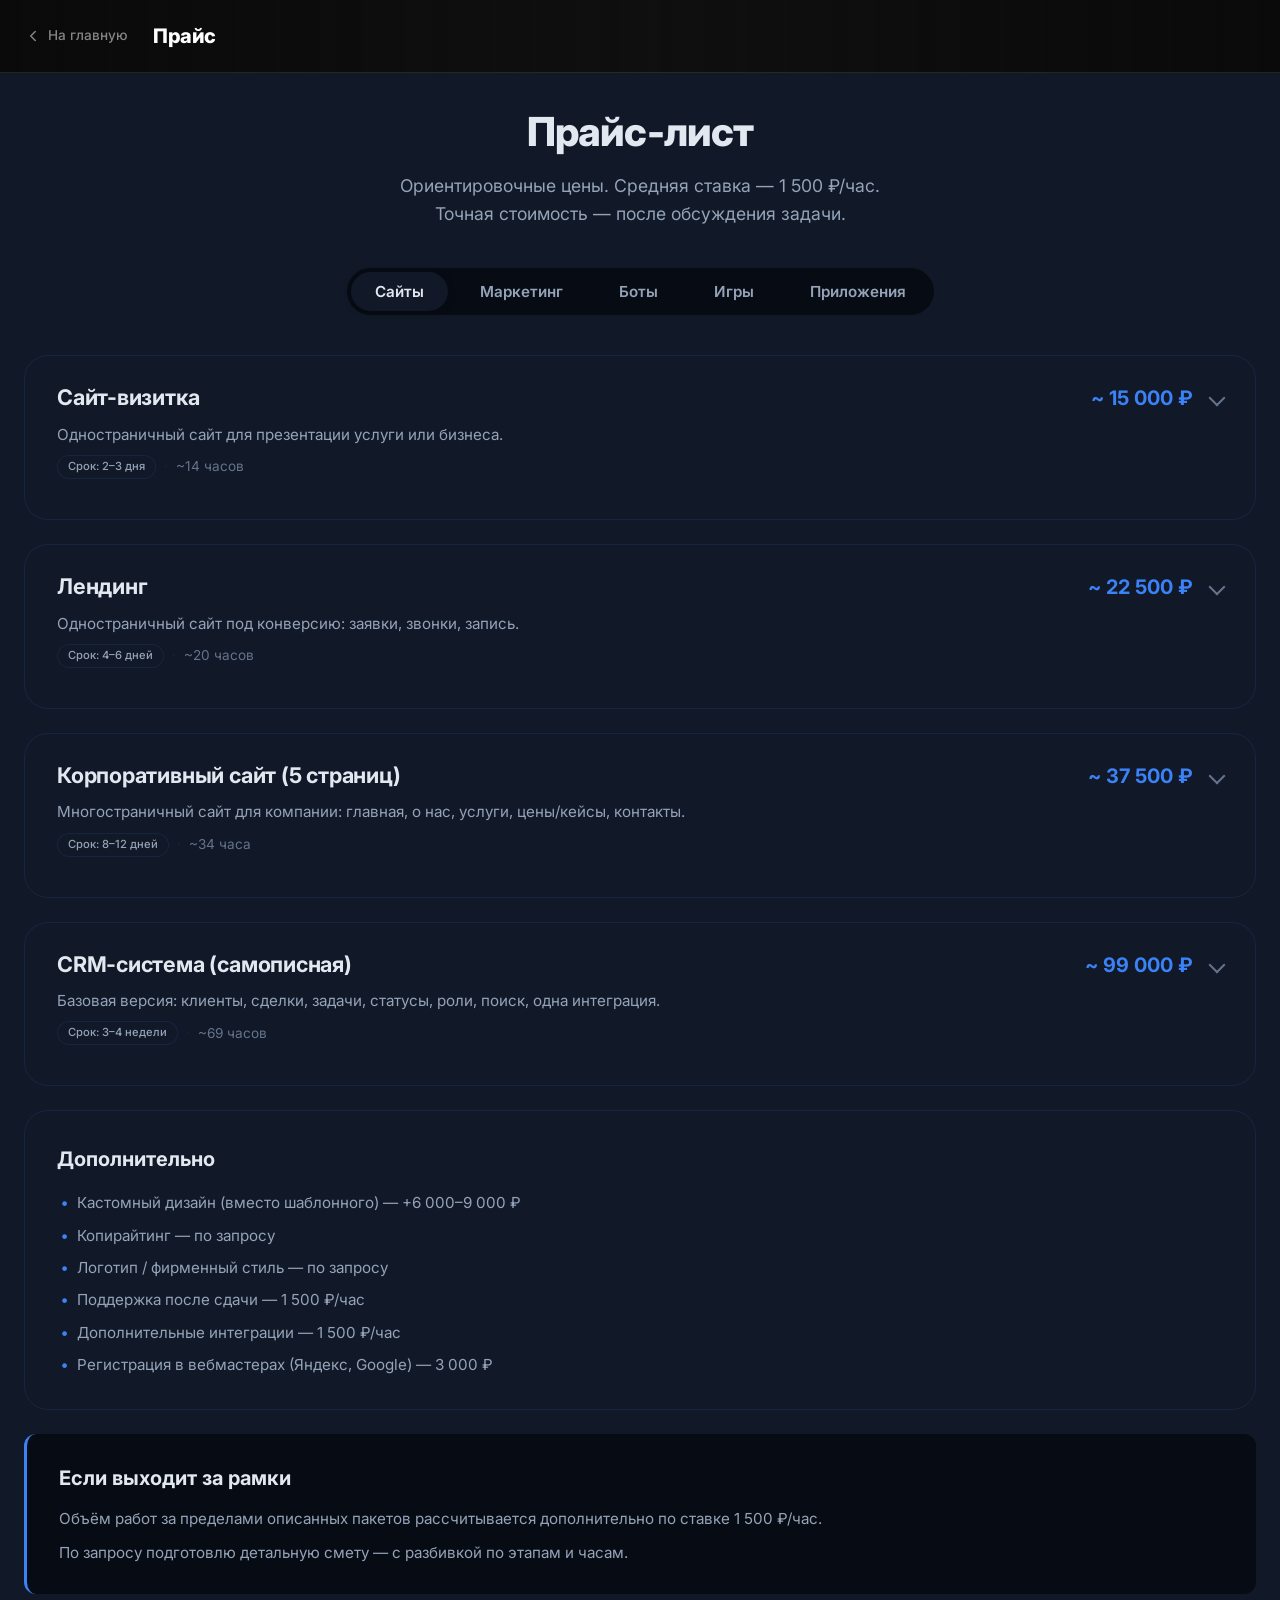
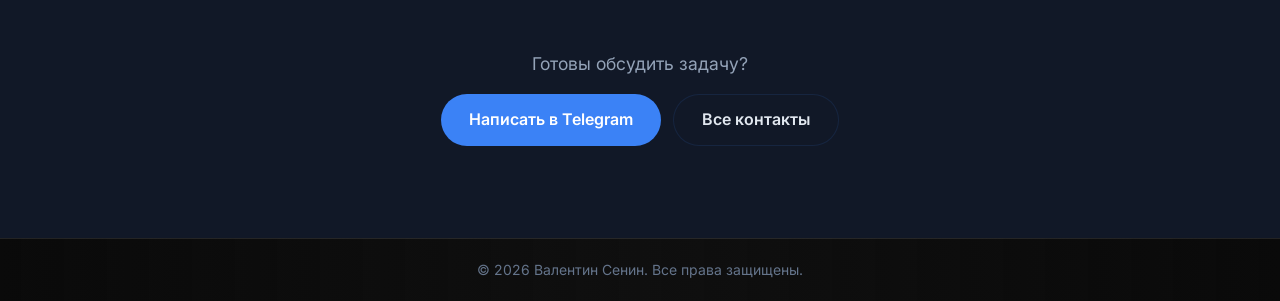
<file: price.html>
<!DOCTYPE html>
<html lang="ru">
<head>
    <meta charset="UTF-8" />
    <meta name="viewport" content="width=device-width, initial-scale=1.0" />
    <meta name="color-scheme" content="dark light" />
    <meta name="robots" content="index, follow" />

    <title>Прайс — Валентин Сенин</title>
    <meta name="description" content="Прайс-лист: сайты, боты, игры, приложения. Средняя ставка 1500 ₽/час. Ориентировочные цены, детальная смета по запросу." />
    <meta name="author" content="Валентин Сенин" />

    <link rel="icon" href="resources/favicon.ico" type="image/x-icon" />

    <link rel="preconnect" href="https://fonts.googleapis.com" />
    <link rel="preconnect" href="https://fonts.gstatic.com" crossorigin />
    <link href="https://fonts.googleapis.com/css2?family=Inter:opsz,wght@14..32,400;14..32,500;14..32,600;14..32,700;14..32,800&display=swap" rel="stylesheet" />

    <link rel="stylesheet" href="styles/style.css" />
    <link rel="stylesheet" href="styles/price.css" />

    <script src="js/nav.js" defer></script>
    <script src="js/price.js" defer></script>
    <script src="js/main.js" defer></script>
</head>
<body data-rate="1500">

    <!-- ========== ШАПКА ========== -->
    <header class="header user-select-none">
        <div class="container header__inner">
            <div class="header__left">
                <a href="index.html" class="header__back">
                    <svg width="20" height="20" viewBox="0 0 24 24" fill="none" stroke="currentColor" stroke-width="2" stroke-linecap="round" stroke-linejoin="round" aria-hidden="true">
                        <polyline points="15 18 9 12 15 6" />
                    </svg>
                    <span>На главную</span>
                </a>
                <a href="#" class="logo top-logo">
                    <span>Прайс</span>
                </a>
            </div>
        </div>
    </header>

    <!-- ========== ПРАЙС ========== -->
    <main class="price-page section-gradient">
        <div class="container">

            <!-- HERO -->
            <div class="price-hero">
                <h1 class="price-hero__title">Прайс-лист</h1>
                <p class="price-hero__subtitle">
                    Ориентировочные цены. Средняя ставка — <span data-rate-display>1 500</span> ₽/час.<br>
                    Точная стоимость — после обсуждения задачи.
                </p>            
            </div>

            <!-- ТАБЫ -->
            <div class="price-tabs" role="tablist" aria-label="Категории услуг">
                <button class="price-tab active" type="button" role="tab" data-price-tab="sites" aria-selected="true">
                    <span>Сайты</span>
                </button>
                <button class="price-tab" type="button" role="tab" data-price-tab="marketing" aria-selected="false">
                    <span>Маркетинг</span>
                </button>
                <button class="price-tab" type="button" role="tab" data-price-tab="bots" aria-selected="false">
                    <span>Боты</span>
                </button>
                <button class="price-tab" type="button" role="tab" data-price-tab="games" aria-selected="false">
                    <span>Игры</span>
                </button>
                <button class="price-tab" type="button" role="tab" data-price-tab="apps" aria-selected="false">
                    <span>Приложения</span>
                </button>
            </div>

            <!-- ========== ТАБ: САЙТЫ ========== -->
            <div class="price-content active" data-price-content="sites">

            <!-- 1. Сайт-визитка -->
            <details class="price-card" data-price-card>
                <summary class="price-card__summary">
                    <div class="price-card__header">
                        <h2 class="price-card__title">Сайт-визитка</h2>
                        <span class="price-card__price">~ 15 000 ₽</span>
                    </div>
                    <p class="price-card__desc">Одностраничный сайт для презентации услуги или бизнеса.</p>
                    <div class="price-card__meta">
                        <span class="tag tag--small">Срок: 2–3 дня</span>
                        <span class="price-card__meta-sep" aria-hidden="true">·</span>
                        <span>~14 часов</span>
                    </div>
                </summary>

                <!-- Скрытая часть (смета) -->
                <div class="price-card__body">
                    <div class="price-stages">
                        <h3 class="price-stages__title">Состав работ по этапам:</h3>
                        <ol class="price-stages__list">
                            <li class="price-stage" data-hours="0">
                                <div class="price-stage__head">
                                    <span class="price-stage__name">Консультация и обсуждение формата</span>
                                    <span class="price-stage__cost">бесплатно</span>
                                </div>
                                <p class="price-stage__detail">Обсуждаем задачу, бизнес, сроки.</p>
                            </li>
                            <li class="price-stage" data-hours="2">
                                <div class="price-stage__head">
                                    <span class="price-stage__name">Брифинг, структура, прототип</span>
                                    <span class="price-stage__cost" data-price-cost>2 ч / 3 000 ₽</span>
                                </div>
                                <ul class="price-stage__bullets">
                                    <li>Брифинг: ниша, услуги, аудитория</li>
                                    <li>Структура блоков</li>
                                    <li>Прототип без графики</li>
                                    <li>Согласование</li>
                                </ul>
                            </li>
                            <li class="price-stage" data-hours="2">
                                <div class="price-stage__head">
                                    <span class="price-stage__name">Шаблонный дизайн</span>
                                    <span class="price-stage__cost" data-price-cost>2 ч / 3 000 ₽</span>
                                </div>
                                <ul class="price-stage__bullets">
                                    <li>Подбор шаблона, цвета, шрифты</li>
                                    <li>Расстановка блоков</li>
                                    <li>Согласование</li>
                                </ul>
                            </li>
                            <li class="price-stage" data-hours="1">
                                <div class="price-stage__head">
                                    <span class="price-stage__name">Наполнение контентом</span>
                                    <span class="price-stage__cost" data-price-cost>1 ч / 1 500 ₽</span>
                                </div>
                            </li>
                            <li class="price-stage" data-hours="4">
                                <div class="price-stage__head">
                                    <span class="price-stage__name">Вёрстка (адаптив)</span>
                                    <span class="price-stage__cost" data-price-cost>4 ч / 6 000 ₽</span>
                                </div>
                            </li>
                            <li class="price-stage" data-hours="2">
                                <div class="price-stage__head">
                                    <span class="price-stage__name">Домен/хостинг, SEO-база, выкладка</span>
                                    <span class="price-stage__cost" data-price-cost>2 ч / 3 000 ₽</span>
                                </div>
                                <p class="price-stage__detail">Включает базовую SEO-оптимизацию (мета-теги, заголовки, скорость).</p>
                            </li>
                            <li class="price-stage" data-hours="2">
                                <div class="price-stage__head">
                                    <span class="price-stage__name">Регистрация в вебмастерах</span>
                                    <span class="price-stage__cost" data-price-cost>2 ч / 3 000 ₽</span>
                                </div>
                                <p class="price-stage__detail">Добавление сайта в Яндекс.Вебмастер и Google Search Console, проверка индексации.</p>
                            </li>
                            <li class="price-stage" data-hours="0.5">
                                <div class="price-stage__head">
                                    <span class="price-stage__name">Форма связи (если нужна)</span>
                                    <span class="price-stage__cost" data-price-cost>0,5 ч / 750 ₽</span>
                                </div>
                            </li>
                            <li class="price-stage" data-hours="0.5">
                                <div class="price-stage__head">
                                    <span class="price-stage__name">Аналитика (Яндекс.Метрика)</span>
                                    <span class="price-stage__cost" data-price-cost>0,5 ч / 750 ₽</span>
                                </div>
                            </li>
                            <li class="price-stage" data-hours="0.5">
                                <div class="price-stage__head">
                                    <span class="price-stage__name">Обучение, сдача</span>
                                    <span class="price-stage__cost" data-price-cost>0,5 ч / 750 ₽</span>
                                </div>
                            </li>
                        </ol>

                        <div class="price-card__total">
                            <span>Итого:</span>
                            <strong data-price-total>14 ч / 21 000 ₽</strong>
                        </div>
                        <p class="price-card__note">Кастомный дизайн вместо шаблонного: +2–4 ч (3 000–6 000 ₽). <br>Дополнительная SEO (контент-стратегия, семантика, ссылки) — по запросу.</p>
                    </div>
                </div>
            </details>

                <!-- 2. Лендинг -->
                <details class="price-card" data-price-card>
                    <summary class="price-card__summary">
                        <div class="price-card__header">
                            <h2 class="price-card__title">Лендинг</h2>
                            <span class="price-card__price">~ 22 500 ₽</span>
                        </div>
                        <p class="price-card__desc">Одностраничный сайт под конверсию: заявки, звонки, запись.</p>
                        <div class="price-card__meta">
                            <span class="tag tag--small">Срок: 4–6 дней</span>
                            <span class="price-card__meta-sep" aria-hidden="true">·</span>
                            <span>~20 часов</span>
                        </div>
                    </summary>

                    <div class="price-card__body">
                        <div class="price-stages">
                            <h3 class="price-stages__title">Состав работ по этапам:</h3>
                            <ol class="price-stages__list">
                                <li class="price-stage" data-hours="0">
                                    <div class="price-stage__head">
                                        <span class="price-stage__name">Консультация и обсуждение формата</span>
                                        <span class="price-stage__cost">бесплатно</span>
                                    </div>
                                    <p class="price-stage__detail">Обсуждаем продукт, цель лендинга, аудиторию, сроки.</p>
                                </li>
                                <li class="price-stage" data-hours="3">
                                    <div class="price-stage__head">
                                        <span class="price-stage__name">Брифинг, структура под конверсию, прототип</span>
                                        <span class="price-stage__cost" data-price-cost>3 ч / 4 500 ₽</span>
                                    </div>
                                </li>
                                <li class="price-stage" data-hours="3">
                                    <div class="price-stage__head">
                                        <span class="price-stage__name">Шаблонный дизайн</span>
                                        <span class="price-stage__cost" data-price-cost>3 ч / 4 500 ₽</span>
                                    </div>
                                </li>
                                <li class="price-stage" data-hours="1.5">
                                    <div class="price-stage__head">
                                        <span class="price-stage__name">Наполнение контентом</span>
                                        <span class="price-stage__cost" data-price-cost>1,5 ч / 2 250 ₽</span>
                                    </div>
                                </li>
                                <li class="price-stage" data-hours="6">
                                    <div class="price-stage__head">
                                        <span class="price-stage__name">Вёрстка (адаптив)</span>
                                        <span class="price-stage__cost" data-price-cost>6 ч / 9 000 ₽</span>
                                    </div>
                                </li>
                                <li class="price-stage" data-hours="1.5">
                                    <div class="price-stage__head">
                                        <span class="price-stage__name">Домен/хостинг, SEO-база, выкладка</span>
                                        <span class="price-stage__cost" data-price-cost>1,5 ч / 2 250 ₽</span>
                                    </div>
                                    <p class="price-stage__detail">Включает базовую SEO-оптимизацию (мета-теги, заголовки, скорость).</p>
                                </li>
                                <li class="price-stage" data-hours="2">
                                    <div class="price-stage__head">
                                        <span class="price-stage__name">Регистрация в вебмастерах</span>
                                        <span class="price-stage__cost" data-price-cost>2 ч / 3 000 ₽</span>
                                    </div>
                                    <p class="price-stage__detail">Добавление сайта в Яндекс.Вебмастер и Google Search Console, проверка индексации.</p>
                                </li>
                                <li class="price-stage" data-hours="0.5">
                                    <div class="price-stage__head">
                                        <span class="price-stage__name">Форма связи (если нужна)</span>
                                        <span class="price-stage__cost" data-price-cost>0,5 ч / 750 ₽</span>
                                    </div>
                                </li>
                                <li class="price-stage" data-hours="1">
                                    <div class="price-stage__head">
                                        <span class="price-stage__name">Аналитика (Яндекс.Метрика)</span>
                                        <span class="price-stage__cost" data-price-cost>1 ч / 1 500 ₽</span>
                                    </div>
                                </li>
                                <li class="price-stage" data-hours="0.5">
                                    <div class="price-stage__head">
                                        <span class="price-stage__name">Обучение, сдача</span>
                                        <span class="price-stage__cost" data-price-cost>0,5 ч / 750 ₽</span>
                                    </div>
                                </li>
                            </ol>

                            <div class="price-card__total">
                                <span>Итого:</span>
                                <strong data-price-total>20 ч / 30 000 ₽</strong>
                            </div>
                            <p class="price-card__note">Кастомный дизайн вместо шаблонного: +4–6 ч (6 000–9 000 ₽). <br>Дополнительная SEO (контент-стратегия, семантика, ссылки) — по запросу.</p>
                        </div>
                    </div>
                </details>

                <!-- 3. Корпоративный сайт -->
                <details class="price-card" data-price-card>
                    <summary class="price-card__summary">
                        <div class="price-card__header">
                            <h2 class="price-card__title">Корпоративный сайт (5 страниц)</h2>
                            <span class="price-card__price">~ 37 500 ₽</span>
                        </div>
                        <p class="price-card__desc">Многостраничный сайт для компании: главная, о нас, услуги, цены/кейсы, контакты.</p>
                        <div class="price-card__meta">
                            <span class="tag tag--small">Срок: 8–12 дней</span>
                            <span class="price-card__meta-sep" aria-hidden="true">·</span>
                            <span>~34 часа</span>
                        </div>
                    </summary>

                    <div class="price-card__body">
                        <div class="price-stages">
                            <h3 class="price-stages__title">Состав работ по этапам:</h3>
                            <ol class="price-stages__list">
                                <li class="price-stage" data-hours="0">
                                    <div class="price-stage__head">
                                        <span class="price-stage__name">Консультация и обсуждение формата</span>
                                        <span class="price-stage__cost">бесплатно</span>
                                    </div>
                                </li>
                                <li class="price-stage" data-hours="5">
                                    <div class="price-stage__head">
                                        <span class="price-stage__name">Брифинг, структура, прототипы</span>
                                        <span class="price-stage__cost" data-price-cost>5 ч / 7 500 ₽</span>
                                    </div>
                                </li>
                                <li class="price-stage" data-hours="5">
                                    <div class="price-stage__head">
                                        <span class="price-stage__name">Шаблонный дизайн (единые стили)</span>
                                        <span class="price-stage__cost" data-price-cost>5 ч / 7 500 ₽</span>
                                    </div>
                                </li>
                                <li class="price-stage" data-hours="3">
                                    <div class="price-stage__head">
                                        <span class="price-stage__name">Наполнение контентом</span>
                                        <span class="price-stage__cost" data-price-cost>3 ч / 4 500 ₽</span>
                                    </div>
                                </li>
                                <li class="price-stage" data-hours="10">
                                    <div class="price-stage__head">
                                        <span class="price-stage__name">Вёрстка (адаптив)</span>
                                        <span class="price-stage__cost" data-price-cost>10 ч / 15 000 ₽</span>
                                    </div>
                                </li>
                                <li class="price-stage" data-hours="2.5">
                                    <div class="price-stage__head">
                                        <span class="price-stage__name">Домен/хостинг, SEO по страницам, выкладка</span>
                                        <span class="price-stage__cost" data-price-cost>2,5 ч / 3 750 ₽</span>
                                    </div>
                                    <p class="price-stage__detail">Включает базовую SEO-оптимизацию для каждой страницы.</p>
                                </li>
                                <li class="price-stage" data-hours="2">
                                    <div class="price-stage__head">
                                        <span class="price-stage__name">Регистрация в вебмастерах</span>
                                        <span class="price-stage__cost" data-price-cost>2 ч / 3 000 ₽</span>
                                    </div>
                                    <p class="price-stage__detail">Добавление сайта в Яндекс.Вебмастер и Google Search Console, проверка индексации.</p>
                                </li>
                                <li class="price-stage" data-hours="1">
                                    <div class="price-stage__head">
                                        <span class="price-stage__name">Формы связи</span>
                                        <span class="price-stage__cost" data-price-cost>1 ч / 1 500 ₽</span>
                                    </div>
                                </li>
                                <li class="price-stage" data-hours="1">
                                    <div class="price-stage__head">
                                        <span class="price-stage__name">Аналитика</span>
                                        <span class="price-stage__cost" data-price-cost>1 ч / 1 500 ₽</span>
                                    </div>
                                </li>
                                <li class="price-stage" data-hours="1">
                                    <div class="price-stage__head">
                                        <span class="price-stage__name">Обучение, сдача</span>
                                        <span class="price-stage__cost" data-price-cost>1 ч / 1 500 ₽</span>
                                    </div>
                                </li>
                            </ol>

                            <div class="price-card__total">
                                <span>Итого:</span>
                                <strong data-price-total>34 ч / 51 000 ₽</strong>
                            </div>
                            <p class="price-card__note">Кастомный дизайн вместо шаблонного: +6–10 ч (9 000–15 000 ₽). <br>Дополнительная SEO (контент-стратегия, семантика, ссылки) — по запросу.</p>
                        </div>
                    </div>
                </details>

                <!-- 4. CRM -->
                <details class="price-card" data-price-card>
                    <summary class="price-card__summary">
                        <div class="price-card__header">
                            <h2 class="price-card__title">CRM-система (самописная)</h2>
                            <span class="price-card__price">~ 99 000 ₽</span>
                        </div>
                        <p class="price-card__desc">Базовая версия: клиенты, сделки, задачи, статусы, роли, поиск, одна интеграция.</p>
                        <div class="price-card__meta">
                            <span class="tag tag--small">Срок: 3–4 недели</span>
                            <span class="price-card__meta-sep" aria-hidden="true">·</span>
                            <span>~69 часов</span>
                        </div>
                    </summary>

                    <div class="price-card__body">
                        <div class="price-stages">
                            <h3 class="price-stages__title">Состав работ по этапам:</h3>
                            <ol class="price-stages__list">
                                <li class="price-stage" data-hours="0">
                                    <div class="price-stage__head">
                                        <span class="price-stage__name">Консультация и обсуждение процессов</span>
                                        <span class="price-stage__cost">бесплатно</span>
                                    </div>
                                </li>
                                <li class="price-stage" data-hours="6">
                                    <div class="price-stage__head">
                                        <span class="price-stage__name">Брифинг, анализ процессов, схема сущностей</span>
                                        <span class="price-stage__cost" data-price-cost>6 ч / 9 000 ₽</span>
                                    </div>
                                </li>
                                <li class="price-stage" data-hours="4">
                                    <div class="price-stage__head">
                                        <span class="price-stage__name">Прототип интерфейса</span>
                                        <span class="price-stage__cost" data-price-cost>4 ч / 6 000 ₽</span>
                                    </div>
                                </li>
                                <li class="price-stage" data-hours="5">
                                    <div class="price-stage__head">
                                        <span class="price-stage__name">Дизайн интерфейса</span>
                                        <span class="price-stage__cost" data-price-cost>5 ч / 7 500 ₽</span>
                                    </div>
                                </li>
                                <li class="price-stage" data-hours="40">
                                    <div class="price-stage__head">
                                        <span class="price-stage__name">Разработка (backend + frontend)</span>
                                        <span class="price-stage__cost" data-price-cost>40 ч / 60 000 ₽</span>
                                    </div>
                                </li>
                                <li class="price-stage" data-hours="6">
                                    <div class="price-stage__head">
                                        <span class="price-stage__name">Импорт данных и одна интеграция</span>
                                        <span class="price-stage__cost" data-price-cost>6 ч / 9 000 ₽</span>
                                    </div>
                                </li>
                                <li class="price-stage" data-hours="4">
                                    <div class="price-stage__head">
                                        <span class="price-stage__name">Тестирование</span>
                                        <span class="price-stage__cost" data-price-cost>4 ч / 6 000 ₽</span>
                                    </div>
                                </li>
                                <li class="price-stage" data-hours="2">
                                    <div class="price-stage__head">
                                        <span class="price-stage__name">Выкладка и настройка</span>
                                        <span class="price-stage__cost" data-price-cost>2 ч / 3 000 ₽</span>
                                    </div>
                                </li>
                                <li class="price-stage" data-hours="2">
                                    <div class="price-stage__head">
                                        <span class="price-stage__name">Обучение, сдача</span>
                                        <span class="price-stage__cost" data-price-cost>2 ч / 3 000 ₽</span>
                                    </div>
                                </li>
                            </ol>

                            <div class="price-card__total">
                                <span>Итого:</span>
                                <strong data-price-total>69 ч / 103 500 ₽</strong>
                            </div>
                            <p class="price-card__note">Базовая версия. Отчёты, кастомные поля под процессы, уведомления, мобильная версия, дополнительные интеграции — расширение, рассчитывается почасово (1 500 ₽/час).</p>
                        </div>
                    </div>
                </details>

                <!-- ========== ДОПОЛНИТЕЛЬНО ========== -->
                <section class="price-extra-card"> 
                    <h2 class="price-extra__title">Дополнительно</h2>
                    <ul class="price-extra__list">
                        <li>Кастомный дизайн (вместо шаблонного) — +6 000–9 000 ₽</li>
                        <li>Копирайтинг — по запросу</li>
                        <li>Логотип / фирменный стиль — по запросу</li>
                        <li>Поддержка после сдачи — 1 500 ₽/час</li>
                        <li>Дополнительные интеграции — 1 500 ₽/час</li>
                        <li>Регистрация в вебмастерах (Яндекс, Google) — 3 000 ₽</li>
                    </ul>
                </section>
            </div>

            <!-- ========== ТАБ: БОТЫ (заглушка) ========== -->
            <div class="price-content" data-price-content="bots">
                <div class="price-empty">
                    <p class="price-empty__title">Раздел в разработке</p>
                    <p class="price-empty__desc">Скоро здесь появятся цены на ботов. А пока — обсудим задачу напрямую.</p>
                    <a href="https://t.me/cosyplaid" target="_blank" rel="noopener noreferrer" class="btn btn--primary">Написать в Telegram</a>
                </div>
            </div>

            <!-- ========== ТАБ: ИГРЫ (заглушка) ========== -->
            <div class="price-content" data-price-content="games">
                <div class="price-empty">
                    <p class="price-empty__title">Раздел в разработке</p>
                    <p class="price-empty__desc">Скоро здесь появятся цены на игры. А пока — обсудим задачу напрямую.</p>
                    <a href="https://t.me/cosyplaid" target="_blank" rel="noopener noreferrer" class="btn btn--primary">Написать в Telegram</a>
                </div>
            </div>

            <!-- ========== ТАБ: ПРИЛОЖЕНИЯ (заглушка) ========== -->
            <div class="price-content" data-price-content="apps">
                <div class="price-empty">
                    <p class="price-empty__title">Раздел в разработке</p>
                    <p class="price-empty__desc">Скоро здесь появятся цены на приложения. А пока — обсудим задачу напрямую.</p>
                    <a href="https://t.me/cosyplaid" target="_blank" rel="noopener noreferrer" class="btn btn--primary">Написать в Telegram</a>
                </div>
            </div>

            <!-- ========== ТАБ: МАРКЕТИНГ ========== -->
            <div class="price-content" data-price-content="marketing">

                <!-- SEO-продвижение -->
                <details class="price-card">
                    <summary class="price-card__summary">
                        <div class="price-card__header">
                            <h2 class="price-card__title">SEO-продвижение</h2>
                            <span class="price-card__price">~ 10 000 ₽</span>
                        </div>
                        <p class="price-card__desc">Комплексная оптимизация сайта для вывода в топ поисковых систем (Яндекс, Google).</p>
                        <div class="price-card__meta">
                            <span class="tag tag--small">Срок: 5–7 дней</span>
                            <span class="price-card__meta-sep" aria-hidden="true">·</span>
                            <span>~8 часов</span>
                        </div>
                    </summary>
                    
                    <div class="price-card__body">
                        <div class="price-stages">
                            <h3 class="price-stages__title">Состав работ (разовая настройка):</h3>
                            <ul class="price-stage__bullets" style="padding-left: 0;">
                                <li><strong>Технический аудит:</strong> проверка скорости, мобильной версии, ошибок, настройка robots.txt и sitemap.</li>
                                <li><strong>Регистрация в вебмастерах:</strong> добавление сайта в Яндекс.Вебмастер и Google Search Console, подтверждение прав.</li>
                                <li><strong>Семантика:</strong> сбор ключевых запросов, кластеризация под страницы.</li>
                                <li><strong>Оптимизация страниц:</strong> написание Title, Description, H1-H6, перелинковка.</li>
                                <li><strong>Базовая аналитика:</strong> настройка целей в Яндекс.Метрике.</li>
                            </ul>
                        </div>
                        
                        <div class="price-card__note" style="margin-top: 16px; border-top: 1px solid var(--border-color); padding-top: 16px;">
                            <strong>Регулярное ведение:</strong> от 5 000 ₽/мес. Включает анализ позиций, расширение семантики, работу с контентом и внешними факторами.
                        </div>
                    </div>
                </details>

                <!-- Яндекс.Бизнес -->
                <details class="price-card">
                    <summary class="price-card__summary">
                        <div class="price-card__header">
                            <h2 class="price-card__title">Яндекс.Бизнес</h2>
                            <span class="price-card__price">~ 3 500 ₽</span>
                        </div>
                        <p class="price-card__desc">Создание и оформление карточки организации в Яндекс.Картах для привлечения локальных клиентов.</p>
                        <div class="price-card__meta">
                            <span class="tag tag--small">Срок: 2–4 дня</span>
                            <span class="price-card__meta-sep" aria-hidden="true">·</span>
                            <span>~3 часа</span>
                        </div>
                    </summary>

                    <div class="price-card__body">
                        <div class="price-stages">
                            <h3 class="price-stages__title">Состав работ:</h3>
                            <ul class="price-stage__bullets" style="padding-left: 0;">
                                <li>Сбор и обработка фото/видео материалов</li>
                                <li>Создание карточки и заполнение всех полей</li>
                                <li>Подбор категорий и ключевых слов</li>
                                <li>Прохождение модерации и правки (при необходимости)</li>
                                <li>Настройка ссылок на сайт и соцсети</li>
                            </ul>
                        </div>
                    </div>
                </details>

                <!-- Оформление соцсетей -->
                <details class="price-card">
                    <summary class="price-card__summary">
                        <div class="price-card__header">
                            <h2 class="price-card__title">Оформление соцсетей</h2>
                            <span class="price-card__price">~ 3 500 ₽</span>
                        </div>
                        <p class="price-card__desc">Оформление профиля ВКонтакте или Telegram для бизнеса.</p>
                        <div class="price-card__meta">
                            <span class="tag tag--small">Срок: 2–3 дня</span>
                            <span class="price-card__meta-sep" aria-hidden="true">·</span>
                            <span>~3 часа</span>
                        </div>
                    </summary>

                    <div class="price-card__body">
                        <div class="price-stages">
                            <h3 class="price-stages__title">Состав работ:</h3>
                            <ul class="price-stage__bullets" style="padding-left: 0;">
                                <li>Создание аватара и обложки</li>
                                <li>Написание описания и заполнение контактов</li>
                                <li>Оформление первых 3–5 постов (текст + картинки)</li>
                                <li>Настройка кнопок действия (написать, позвонить)</li>
                            </ul>
                        </div>
                    </div>
                </details>
                <!-- Блок примечания -->
                <p class="price-card__note" style="text-align: center; margin-top: 24px;">
                    * Регулярное ведение соцсетей и контент-стратегия рассчитываются отдельно.
                </p>
            </div>

            <!-- ========== ЗА РАМКАМИ ========== -->
            <section class="price-scope">
                <h2 class="price-scope__title">Если выходит за рамки</h2>
                <p class="price-scope__text">Объём работ за пределами описанных пакетов рассчитывается дополнительно по ставке 1 500 ₽/час.</p>
                <p class="price-scope__text">По запросу подготовлю детальную смету — с разбивкой по этапам и часам.</p>
            </section>
            
            <div class="price-cta">
                <p>Готовы обсудить задачу?</p>
                <div class="price-cta__actions user-select-none">
                    <a href="https://t.me/cosyplaid" target="_blank" rel="noopener noreferrer" class="btn btn--primary">Написать в Telegram</a>
                    <a href="index.html#contacts" class="btn btn--secondary">Все контакты</a>
                </div>
            </div>
            
        </div>
    </main>

    <!-- ========== ФУТЕР ========== -->
    <footer class="footer">
        <div class="container">
            <p>© 2026 Валентин Сенин. Все права защищены.</p>
        </div>
    </footer>

</body>
</html>
</file>
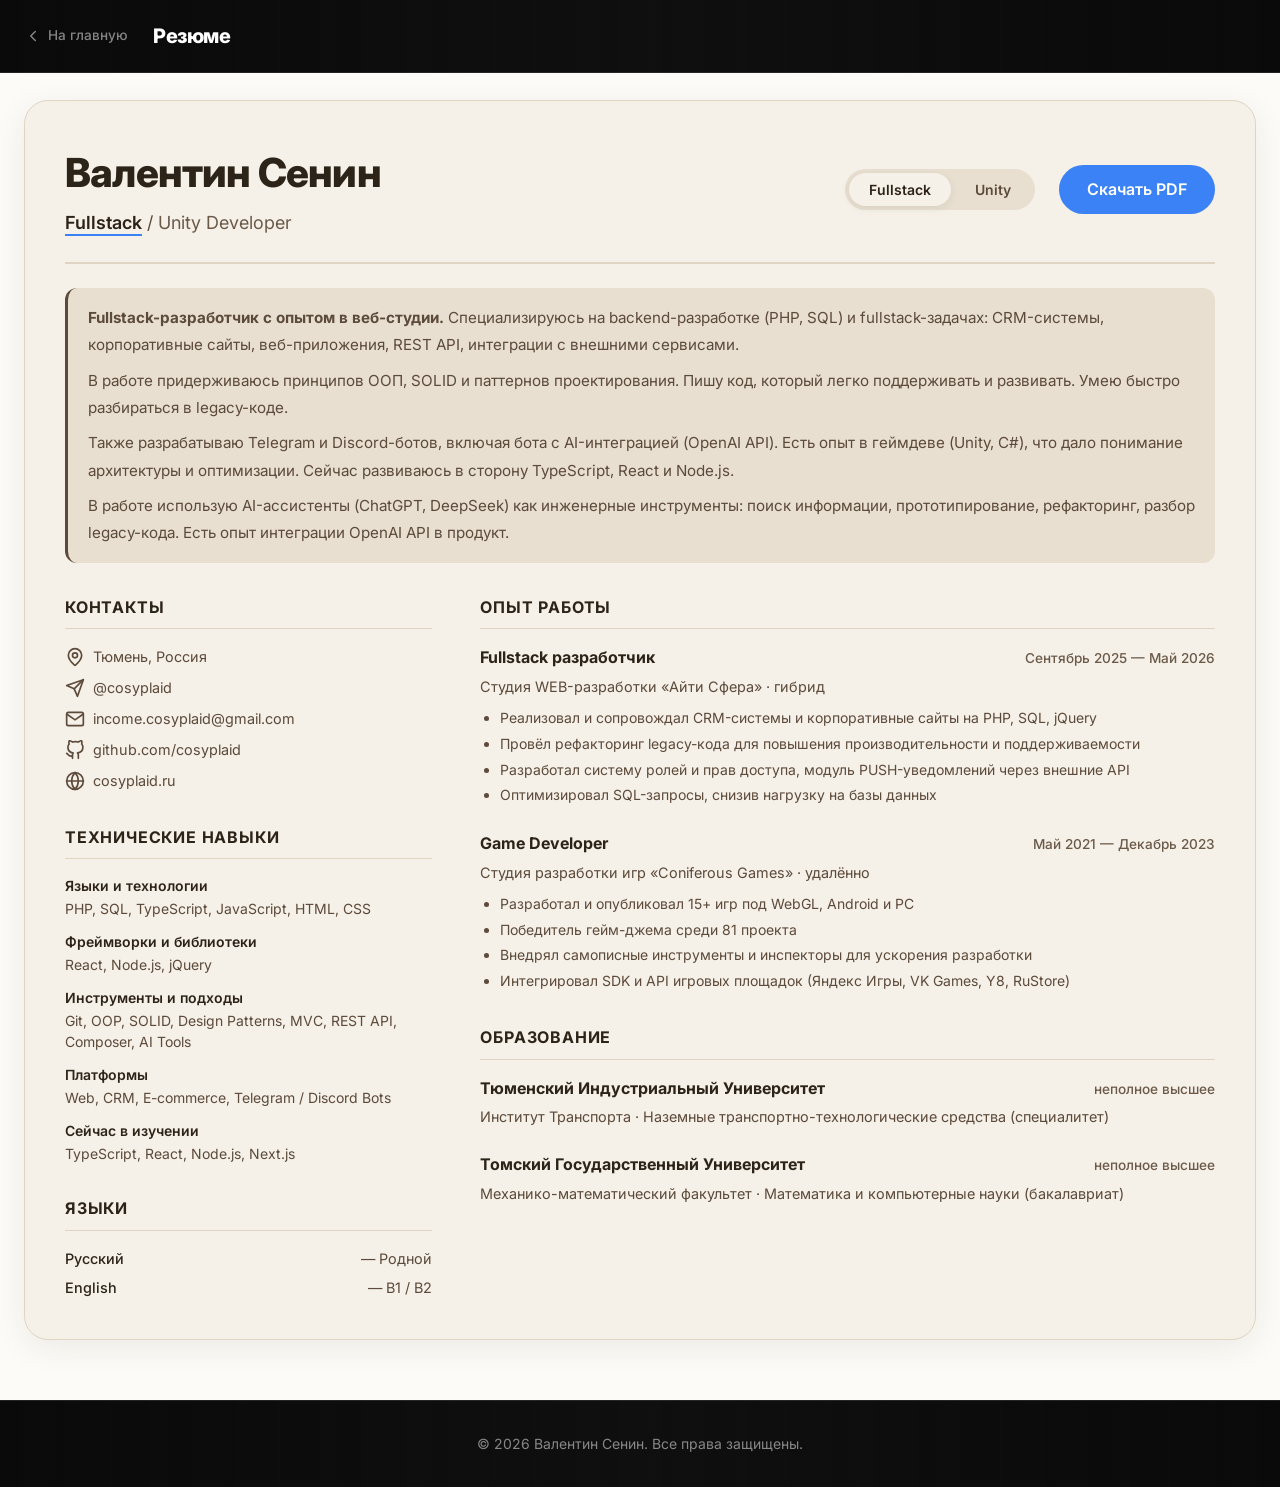
<file: resume.html>
<!DOCTYPE html>
<html lang="ru" data-theme="light">
<head>
    <meta charset="UTF-8" />
    <meta name="viewport" content="width=device-width, initial-scale=1.0" />
    <meta name="robots" content="noindex, nofollow, noarchive">
    <meta name="color-scheme" content="light" />
    
    <!-- ====== SEO ====== -->
    <title>Резюме — Валентин Сенин</title>
    <meta name="description" content="Резюме Unity и Fullstack-разработчика" />
    <meta name="author" content="Валентин Сенин" />
    <link rel="canonical" href="https://cosyplaid.ru/resume.html" />
    
    <!-- ====== OPEN GRAPH ====== -->
    <meta property="og:title" content="Резюме — Валентин Сенин" />
    <meta property="og:description" content="Unity и Fullstack-разработчик" />
    <meta property="og:locale" content="ru_RU" />
    <meta property="og:locale:alternate" content="en_US" />
    
    <meta property="og:image" content="https://cosyplaid.ru/resources/og-image-resume.jpg" />
    <meta property="og:image:width" content="1200" />
    <meta property="og:image:height" content="630" />
    <meta property="og:image:type" content="image/jpeg" />
    <meta property="og:image:alt" content="Валентин Сенин — Unity / Fullstack-разработчик" />
    
    <meta property="og:url" content="https://cosyplaid.ru/resume.html" />
    <meta property="og:type" content="website" />
    
    <!-- ====== STRUCTURED DATA ====== -->
    <script type="application/ld+json">
        {
          "@context": "https://schema.org",
          "@type": "Person",
          "name": "Valentin Senin",
          "jobTitle": "Unity / Fullstack Developer",
          "url": "https://cosyplaid.ru",
          "sameAs": [
            "https://github.com/cosyplaid",
            "https://t.me/cosyplaid"
          ]
        }
    </script>
    
    <link rel="icon" href="resources/favicon.ico" type="image/x-icon" />
    
    <link rel="preconnect" href="https://fonts.googleapis.com" />
    <link rel="preconnect" href="https://fonts.gstatic.com" crossorigin />
    <link href="https://fonts.googleapis.com/css2?family=Inter:opsz,wght@14..32,400;14..32,500;14..32,600;14..32,700;14..32,800&display=swap" rel="stylesheet" />
    
    <link rel="stylesheet" href="styles/style.css" />
    <link rel="stylesheet" href="styles/resume.css" />
    
    <script src="js/nav.js" defer></script>
    <script src="js/resume.js" defer></script>
    <script src="js/main.js" defer></script>  
</head>
<body>

    <!-- ========== ШАПКА РЕЗЮМЕ ========== -->
    <header class="header user-select-none">
        <div class="container header__inner">
            <div class="header__left">
                <a href="index.html" class="header__back">
                    <svg width="20" height="20" viewBox="0 0 24 24" fill="none" stroke="currentColor" stroke-width="2" stroke-linecap="round" stroke-linejoin="round" aria-hidden="true">
                        <polyline points="15 18 9 12 15 6" />
                    </svg>
                    <span>На главную</span>
                </a>
                <a href="#" class="logo top-logo">
                    <span>Резюме</span>
                </a>
            </div>
        </div>
    </header>

    <!-- ========== РЕЗЮМЕ ========== -->
    <main class="resume-page">
        <div class="container">
            <div class="resume">  

                <div class="resume__header">      
                    <div class="resume__identity">
                        <h1 class="resume__name">Валентин Сенин</h1>
                        <p class="resume__role">
                            <span class="resume__role-part" data-resume-role="fullstack">Fullstack</span>     
                            <span class="resume__role-sep" aria-hidden="true"> / </span>
                            <span class="resume__role-part" data-resume-role="unity">Unity Developer</span>
                        </p>
                    </div>

                    <div class="resume__actions user-select-none">
                        <div class="resume__tabs" role="tablist" aria-label="Тип резюме">
                            <button class="resume__tab"
                                    type="button"
                                    data-resume-tab="fullstack"
                                    role="tab"
                                    aria-selected="false">Fullstack</button>
                            <button class="resume__tab active"
                                    type="button"
                                    data-resume-tab="unity"
                                    role="tab"
                                    aria-selected="true">Unity</button>
                        </div>
                            <a id="resume-download" class="btn btn--primary"
                               href="resources/resume-unity.pdf" download>
                                <span>Скачать PDF</span>
                            </a>
                    </div>
                </div>

                <!-- ========== КРАТКО О СЕБЕ ========== -->

                <!-- Unity-версия -->
                <div class="resume__summary resume__content active" data-resume-content="unity">
                    <p><strong>Unity-разработчик с 3+ годами коммерческой разработки.</strong> Специализируюсь на 2D/3D играх для ПК, WebGL, Android и VR — от прототипа до релиза и публикации на площадках (RuStore, Яндекс Игры, VK Play).</p>
                    <p>В работе придерживаюсь принципов ООП, SOLID и паттернов проектирования. Пишу код, который легко поддерживать и развивать. Умею быстро разбираться в legacy-коде.</p>
                    <p>Работал в геймдев и веб-студии: геймдизайн и проектирование, разрабатывал игровые механики, системы магазинов, вируальные тренажеры (в том числе с поддержкой XR технологий), интегрировал SDK, UI/UX, оптимизировал под мобильные устройства. Являюсь победитель гейм-джема среди 81 проекта.</p>
                    <p>В работе использую AI-ассистенты (ChatGPT, DeepSeek) как инженерные инструменты: поиск информации, прототипирование, рефакторинг, разбор legacy-кода. Есть опыт интеграции OpenAI API в продукт.</p>
                </div>
                
                <!-- Web-версия -->
                <div class="resume__summary resume__content" data-resume-content="fullstack">
                    <p><strong>Fullstack-разработчик с опытом в веб-студии.</strong> Специализируюсь на backend-разработке (PHP, SQL) и fullstack-задачах: CRM-системы, корпоративные сайты, веб-приложения, REST API, интеграции с внешними сервисами.</p>
                    <p>В работе придерживаюсь принципов ООП, SOLID и паттернов проектирования. Пишу код, который легко поддерживать и развивать. Умею быстро разбираться в legacy-коде.</p>
                    <p>Также разрабатываю Telegram и Discord-ботов, включая бота с AI-интеграцией (OpenAI API). Есть опыт в геймдеве (Unity, C#), что дало понимание архитектуры и оптимизации. Сейчас развиваюсь в сторону TypeScript, React и Node.js.</p>
                    <p>В работе использую AI-ассистенты (ChatGPT, DeepSeek) как инженерные инструменты: поиск информации, прототипирование, рефакторинг, разбор legacy-кода. Есть опыт интеграции OpenAI API в продукт.</p>
                </div>

                
                <div class="resume__grid">
                    <!-- ===== ЛЕВАЯ КОЛОНКА ===== -->
                    <div class="resume__sidebar">
                        <div class="resume__block">
                            <h3 class="resume__block-title">Контакты</h3>
                            <ul class="resume__contact-list">
                                <li>
                                    <svg class="resume__contact-icon" xmlns="http://www.w3.org/2000/svg" viewBox="0 0 24 24" fill="none" stroke="currentColor" stroke-width="2" stroke-linecap="round" stroke-linejoin="round">
                                        <path d="M20 10c0 4.993-5.539 10.193-7.399 11.799a1 1 0 0 1-1.202 0C9.539 20.193 4 14.993 4 10a8 8 0 0 1 16 0"/>
                                        <circle cx="12" cy="10" r="3"/>
                                    </svg>
                                    <span>Тюмень, Россия</span>
                                </li>
                                <li>
                                    <svg class="resume__contact-icon" xmlns="http://www.w3.org/2000/svg" viewBox="0 0 24 24" fill="none" stroke="currentColor" stroke-width="2" stroke-linecap="round" stroke-linejoin="round">
                                        <line x1="22" y1="2" x2="11" y2="13"></line>
                                        <polygon points="22 2 15 22 11 13 2 9 22 2"></polygon>
                                    </svg>
                                    <a href="https://t.me/cosyplaid" target="_blank" rel="noopener noreferrer">@cosyplaid</a>
                                </li>
                                <li>
                                    <svg class="resume__contact-icon" viewBox="0 0 24 24" fill="none" stroke="currentColor" stroke-width="2">
                                        <path d="M4 4h16c1.1 0 2 .9 2 2v12c0 1.1-.9 2-2 2H4c-1.1 0-2-.9-2-2V6c0-1.1.9-2 2-2z"/>
                                        <polyline points="22,6 12,13 2,6"/>
                                    </svg>
                                    <a href="mailto:income.cosyplaid@gmail.com">income.cosyplaid@gmail.com</a>
                                </li>
                                <li>
                                    <svg class="resume__contact-icon" xmlns="http://www.w3.org/2000/svg" viewBox="0 0 24 24" fill="none" stroke="currentColor" stroke-width="2" stroke-linecap="round" stroke-linejoin="round">
                                        <path d="M9 19c-5 1.5-5-2.5-7-3m14 6v-3.87a3.37 3.37 0 0 0-.94-2.61c3.14-.35 6.44-1.54 6.44-7A5.44 5.44 0 0 0 20 4.77 5.07 5.07 0 0 0 19.91 1S18.73.65 16 2.48a13.38 13.38 0 0 0-7 0C6.27.65 5.09 1 5.09 1A5.07 5.07 0 0 0 5 4.77a5.44 5.44 0 0 0-1.5 3.78c0 5.42 3.3 6.61 6.44 7A3.37 3.37 0 0 0 9 18.13V22"/>
                                    </svg>
                                    <a href="https://github.com/cosyplaid" target="_blank" rel="noopener noreferrer">github.com/cosyplaid</a></li>
                                <li>
                                    <svg class="resume__contact-icon" xmlns="http://www.w3.org/2000/svg" viewBox="0 0 24 24" fill="none" stroke="currentColor" stroke-width="2" stroke-linecap="round" stroke-linejoin="round">
                                        <circle cx="12" cy="12" r="10"/>
                                        <path d="M12 2a14.5 14.5 0 0 0 0 20 14.5 14.5 0 0 0 0-20"/>
                                        <path d="M2 12h20"/>
                                    </svg>
                                    <a href="https://cosyplaid.ru" target="_blank" rel="noopener noreferrer">cosyplaid.ru</a>
                                </li>
                            </ul>
                        </div>

                        <div class="resume__block">
                            <h3 class="resume__block-title">Технические навыки</h3>
                            
                            <!-- Unity-версия -->
                            <div class="resume__content active" data-resume-content="unity">
                                <ul class="resume__skill-list">
                                    <li>
                                        <span class="resume__skill-label">Языки и технологии</span>
                                        C#, PHP, TypeScript, JavaScript, HTML, CSS, SQL
                                    </li>
                                    <li>
                                        <span class="resume__skill-label">Фреймворки и библиотеки</span>
                                        React, jQuery, Node.js, .NET, Unity
                                    </li>
                                    <li>
                                        <span class="resume__skill-label">Инструменты и подходы</span>
                                        Git, OOP, SOLID, Design Patterns, ECS, Addressables, DOTween, UniTask, Photon, Zenject, URP, Custom Editor, XR
                                    </li>
                                    <li>
                                        <span class="resume__skill-label">Платформы</span>
                                        WebGL, Android, PC, VR (SteamVR / OpenXR), SDK Integration
                                    </li>
                                    <li>
                                        <span class="resume__skill-label">Сейчас в изучении</span>
                                        TypeScript, React, Node.js, Next.js
                                    </li>
                                </ul>
                            </div>
                            
                            <!-- Web-версия -->
                            <div class="resume__content" data-resume-content="fullstack">
                                <ul class="resume__skill-list">
                                    <li>
                                        <span class="resume__skill-label">Языки и технологии</span>
                                        PHP, SQL, TypeScript, JavaScript, HTML, CSS
                                    </li>
                                    <li>
                                        <span class="resume__skill-label">Фреймворки и библиотеки</span>
                                        React, Node.js, jQuery
                                    </li>
                                    <li>
                                        <span class="resume__skill-label">Инструменты и подходы</span>
                                        Git, OOP, SOLID, Design Patterns, MVC, REST API, Composer, AI Tools
                                    </li>
                                    <li>
                                        <span class="resume__skill-label">Платформы</span>
                                        Web, CRM, E-commerce, Telegram / Discord Bots
                                    </li>
                                    <li>
                                        <span class="resume__skill-label">Сейчас в изучении</span>
                                        TypeScript, React, Node.js, Next.js
                                    </li>
                                </ul>
                            </div>
                            
                        </div>

                        <div class="resume__block">
                            <h3 class="resume__block-title">Языки</h3>
                            <ul class="resume__lang-list">
                                <li>
                                    <span class="resume__lang-label">Русский</span>
                                    <span>— Родной</span>
                                </li>
                                <li>
                                    <span class="resume__lang-label">English</span>
                                    <span>— B1 / B2</span>
                                </li>
                            </ul>
                        </div>
                    </div>

                    <!-- ===== ПРАВАЯ КОЛОНКА ===== -->
                    <div class="resume__main">
                        <div class="resume__block">
                            <h3 class="resume__block-title">Опыт работы</h3>

                            <!-- Unity-версия -->
                            <div class="resume__content active" data-resume-content="unity">
                                <!-- 1. Айти Сфера -->
                                <div class="resume__item">
                                    <div class="resume__item-header">
                                        <h4 class="resume__item-title">Fullstack разработчик</h4>
                                        <span class="resume__item-date">Сентябрь 2025 — Май 2026</span>
                                    </div>
                                    <p class="resume__item-company">Студия WEB-разработки «Айти Сфера» · гибрид</p>
                                    <ul class="resume__item-desc">
                                        <li>Реализовал и сопровождал CRM-системы и корпоративные сайты на PHP, SQL, jQuery</li>
                                        <li>Провёл рефакторинг legacy-кода для повышения производительности и поддерживаемости</li>
                                        <li>Разработал систему ролей и прав доступа, модуль PUSH-уведомлений через внешние API</li>
                                        <li>Оптимизировал SQL-запросы, снизив нагрузку на базы данных</li>
                                    </ul>
                                </div>
                        
                                <!-- 2. Hustla Games -->
                                <div class="resume__item">
                                    <div class="resume__item-header">
                                        <h4 class="resume__item-title">Game Developer</h4>
                                        <span class="resume__item-date">Май 2021 — Декабрь 2023</span>
                                    </div>
                                    <p class="resume__item-company">Студия разработки игр «Coniferous Games» · удалённо</p>
                                    <ul class="resume__item-desc">
                                        <li>Разработал и опубликовал 15+ игр под WebGL, Android и PC</li>
                                        <li>Победитель гейм-джема среди 81 проекта</li>
                                        <li>Внедрял самописные инструменты и инспекторы для ускорения разработки</li>
                                        <li>Интегрировал SDK и API игровых площадок (Яндекс Игры, VK Games, Y8, RuStore)</li>
                                    </ul>
                                </div>

                                <!-- 3. Инфотех -->
                                <div class="resume__item">
                                    <div class="resume__item-header">
                                        <h4 class="resume__item-title">Unity Developer</h4>
                                        <span class="resume__item-date">Сентябрь 2021 — Ноябрь 2022</span>
                                    </div>
                                    <p class="resume__item-company">ООО «Инфотех» · Тюмень / удалённо</p>
                                    <ul class="resume__item-desc">
                                        <li>Внедрил Unity как основной инструмент, перенёс существующие проекты</li>
                                        <li>Разработал 11 тренажеров и виртуальных лабораторных работ с VR-поддержкой (HTC Vive Pro, SteamVR)</li>
                                        <li>Сотрудничал с заказчиками из России, Белоруссии и Казахстана</li>
                                    </ul>
                                </div>
                            </div>
                            
                            <!-- Fullstack-версия -->
                            <div class="resume__content" data-resume-content="fullstack">
                                <!-- 1. Айти Сфера -->
                                <div class="resume__item">
                                    <div class="resume__item-header">
                                        <h4 class="resume__item-title">Fullstack разработчик</h4>
                                        <span class="resume__item-date">Сентябрь 2025 — Май 2026</span>
                                    </div>
                                    <p class="resume__item-company">Студия WEB-разработки «Айти Сфера» · гибрид</p>
                                    <ul class="resume__item-desc">
                                        <li>Реализовал и сопровождал CRM-системы и корпоративные сайты на PHP, SQL, jQuery</li>
                                        <li>Провёл рефакторинг legacy-кода для повышения производительности и поддерживаемости</li>
                                        <li>Разработал систему ролей и прав доступа, модуль PUSH-уведомлений через внешние API</li>
                                        <li>Оптимизировал SQL-запросы, снизив нагрузку на базы данных</li>
                                    </ul>
                                </div>

                                <!-- 2. Hustla Games -->
                                <div class="resume__item">
                                    <div class="resume__item-header">
                                        <h4 class="resume__item-title">Game Developer</h4>
                                        <span class="resume__item-date">Май 2021 — Декабрь 2023</span>
                                    </div>
                                    <p class="resume__item-company">Студия разработки игр «Coniferous Games» · удалённо</p>
                                    <ul class="resume__item-desc">
                                        <li>Разработал и опубликовал 15+ игр под WebGL, Android и PC</li>
                                        <li>Победитель гейм-джема среди 81 проекта</li>
                                        <li>Внедрял самописные инструменты и инспекторы для ускорения разработки</li>
                                        <li>Интегрировал SDK и API игровых площадок (Яндекс Игры, VK Games, Y8, RuStore)</li>
                                    </ul>
                                </div>

                            </div>
                            
                        </div>

                        <!-- ===== ОБРАЗОВАНИЕ ===== -->
                        <div class="resume__block">
                            <h3 class="resume__block-title">Образование</h3>

                            <div class="resume__item">
                                <div class="resume__item-header">
                                    <h4 class="resume__item-title">Тюменский Индустриальный Университет</h4>
                                    <span class="resume__item-date">неполное высшее</span>
                                </div>
                                <p class="resume__item-company">Институт Транспорта · Наземные транспортно-технологические средства (специалитет)</p>
                            </div>

                            <div class="resume__item">
                                <div class="resume__item-header">
                                    <h4 class="resume__item-title">Томский Государственный Университет</h4>
                                    <span class="resume__item-date">неполное высшее</span>
                                </div>
                                <p class="resume__item-company">Механико-математический факультет · Математика и компьютерные науки (бакалавриат)</p>
                            </div>
                        </div>

                    </div>
                </div>
            </div>
        </div>
    </main>

    <!-- ========== ФУТЕР ========== -->
    <footer class="footer resume-footer">
        <div class="container">
            <p>© 2026 Валентин Сенин. Все права защищены.</p>
        </div>
    </footer>

</body>
</html>
</file>
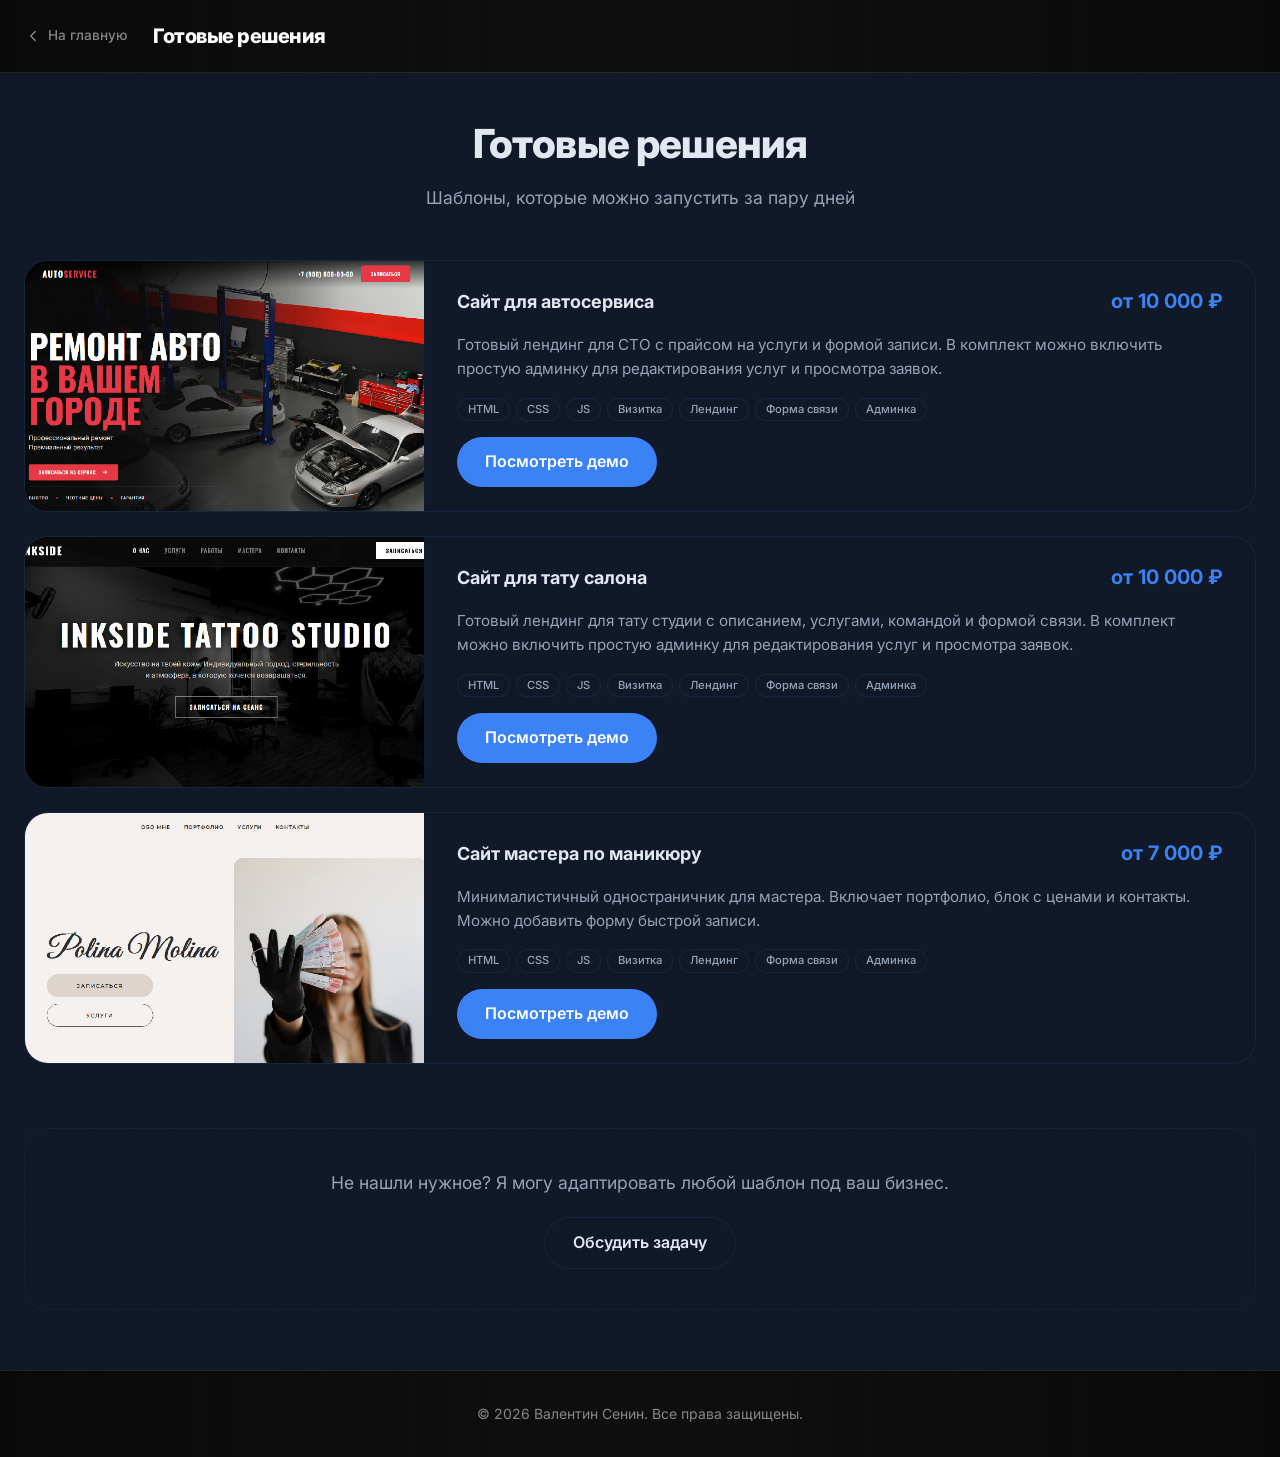
<file: solutions.html>
<!DOCTYPE html>
<html lang="ru">
<head>
    <meta charset="UTF-8" />
    <meta name="viewport" content="width=device-width, initial-scale=1.0" />
    <meta name="color-scheme" content="dark light" />
    <meta name="robots" content="index, follow" />

    <title>Готовые решения — Валентин Сенин</title>
    <meta name="description" content="Готовые шаблоны сайтов и ботов для быстрого запуска. Купить готовое решение с быстрой адаптацией под ваш бизнес." />
    <meta name="author" content="Валентин Сенин" />

    <link rel="icon" href="resources/favicon.ico" type="image/x-icon" />

    <link rel="preconnect" href="https://fonts.googleapis.com" />
    <link rel="preconnect" href="https://fonts.gstatic.com" crossorigin />
    <link href="https://fonts.googleapis.com/css2?family=Inter:opsz,wght@14..32,400;14..32,500;14..32,600;14..32,700;14..32,800&display=swap" rel="stylesheet" />

    <link rel="stylesheet" href="styles/style.css" />
    <link rel="stylesheet" href="styles/solutions.css" />
    
    <script src="js/nav.js" defer></script>
    <script src="js/main.js" defer></script>
</head>
<body>

    <!-- ========== ШАПКА ========== -->
    <header class="header user-select-none">
        <div class="container header__inner">
            <div class="header__left">
                <a href="index.html" class="header__back">
                    <svg width="20" height="20" viewBox="0 0 24 24" fill="none" stroke="currentColor" stroke-width="2" stroke-linecap="round" stroke-linejoin="round" aria-hidden="true">
                        <polyline points="15 18 9 12 15 6" />
                    </svg>
                    <span>На главную</span>
                </a>
                <a href="#" class="logo top-logo">
                    <span>Готовые решения</span>
                </a>
            </div>
        </div>
    </header>

    <!-- ========== ГЛАВНЫЙ БЛОК ========== -->
    <main class="solutions-page">
        <div class="container">
            
            <div class="solutions-hero">
                <h1 class="section-title">Готовые решения</h1>
                <p class="section-subtitle">Шаблоны, которые можно запустить за пару дней</p>
            </div>

            <!-- В будущем здесь будет поиск и фильтры -->
            <!-- <div class="solutions-filters">...</div> -->

            <div class="solutions-list">
                
                <!-- Решение 1: Автосервис -->
                <article class="solution-item card">
                    <div class="solution-item__image">
                        <img src="resources/solutions/autoservice.jpg" alt="Сайт для автосервиса" loading="lazy" width="800" height="450">
                    </div>
                    <div class="solution-item__content">
                        <div class="solution-item__header">
                            <h2 class="card__title">Сайт для автосервиса</h2>
                            <span class="solution-item__price">от 10 000 ₽</span>
                        </div>
                        <p class="card__desc">Готовый лендинг для СТО с прайсом на услуги и формой записи. В комплект можно включить простую админку для редактирования услуг и просмотра заявок.</p>
                        <div class="card__tags">
                            <span class="tag tag--small">HTML</span>
                            <span class="tag tag--small">CSS</span>
                            <span class="tag tag--small">JS</span>
                            <span class="tag tag--small">Визитка</span>
                            <span class="tag tag--small">Лендинг</span>
                            <span class="tag tag--small">Форма связи</span>
                            <span class="tag tag--small">Админка</span>
                        </div>
                        <div class="solution-item__actions">
                            <a href="https://b1b9871c-8ba9-45c2-978d-88c8dfb0056d.selstorage.ru/autoservice.html" class="btn btn--primary" target="_blank" rel="noopener noreferrer">Посмотреть демо</a>
                        </div>
                    </div>
                </article>

                <!-- Решение: INKSIDE -->
                <article class="solution-item card">
                    <div class="solution-item__image">
                        <img src="resources/solutions/inkside.jpg" alt="Сайт для тату салона" loading="lazy" width="800" height="450">
                    </div>
                    <div class="solution-item__content">
                        <div class="solution-item__header">
                            <h2 class="card__title">Сайт для тату салона</h2>
                            <span class="solution-item__price">от 10 000 ₽</span>
                        </div>
                        <p class="card__desc">Готовый лендинг для тату студии с описанием, услугами, командой и формой связи. В комплект можно включить простую админку для редактирования услуг и просмотра заявок.</p>
                        <div class="card__tags">
                            <span class="tag tag--small">HTML</span>
                            <span class="tag tag--small">CSS</span>
                            <span class="tag tag--small">JS</span>
                            <span class="tag tag--small">Визитка</span>
                            <span class="tag tag--small">Лендинг</span>
                            <span class="tag tag--small">Форма связи</span>
                            <span class="tag tag--small">Админка</span>
                        </div>
                        <div class="solution-item__actions">
                            <a href="https://175f1b18-78bb-49b0-8284-2454efcf2bc8.selstorage.ru/index.html" class="btn btn--primary" target="_blank" rel="noopener noreferrer">Посмотреть демо</a>
                        </div>
                    </div>
                </article>

                <!-- Решение 2: Мастер маникюра -->
                <article class="solution-item card">
                    <div class="solution-item__image">
                        <img src="resources/solutions/manikur.jpg" alt="Сайт мастера маникюра" loading="lazy" width="800" height="450">
                    </div>
                    <div class="solution-item__content">
                        <div class="solution-item__header">
                            <h2 class="card__title">Сайт мастера по маникюру</h2>
                            <span class="solution-item__price">от 7 000 ₽</span>
                        </div>
                        <p class="card__desc">Минималистичный одностраничник для мастера. Включает портфолио, блок с ценами и контакты. Можно добавить форму быстрой записи.</p>
                        <div class="card__tags">
                            <span class="tag tag--small">HTML</span>
                            <span class="tag tag--small">CSS</span>
                            <span class="tag tag--small">JS</span>
                            <span class="tag tag--small">Визитка</span>
                            <span class="tag tag--small">Лендинг</span>
                            <span class="tag tag--small">Форма связи</span>
                            <span class="tag tag--small">Админка</span>
                        </div>
                        <div class="solution-item__actions">
                            <a href="https://c616cdc2-6515-436d-95c3-72e4cce626fb.selstorage.ru/index.html" class="btn btn--primary" target="_blank" rel="noopener noreferrer">Посмотреть демо</a>
                        </div>
                    </div>
                </article>

                <!-- Решение 3 -->
                <!-- <article class="solution-item card">
                    <div class="solution-item__image">
                        <div class="solution-item__placeholder">Превью 16:9</div>
                    </div>
                    <div class="solution-item__content">
                        <div class="solution-item__header">
                            <h2 class="card__title">Сайт-визитка разработчика</h2>
                            <span class="solution-item__price">от 7 000 ₽</span>
                        </div>
                        <p class="card__desc">Строгий сайт-визитка с портфолио и резюме. Легко меняется под любую профессию.</p>
                        <div class="card__tags">
                            <span class="tag tag--small">HTML/CSS</span>
                            <span class="tag tag--small">JS</span>
                            <span class="tag tag--small">SEO-база</span>
                        </div>
                        <div class="solution-item__actions">
                            <a href="https://c638cdf0-6b71-4ee4-8f39-f2ee18307a46.selstorage.ru/index.html" class="btn btn--primary" target="_blank" rel="noopener noreferrer">Посмотреть демо</a>
                        </div>
                    </div>
                </article> -->

            </div>

            <!-- CTA -->
            <div class="solutions-cta">
                <p>Не нашли нужное? Я могу адаптировать любой шаблон под ваш бизнес.</p>
                <a href="index.html#contacts" class="btn btn--secondary">Обсудить задачу</a>
            </div>
        </div>
    </main>

    <!-- ========== ФУТЕР ========== -->
    <footer class="footer solution-footer">
        <div class="container">
            <p>© 2026 Валентин Сенин. Все права защищены.</p>
        </div>
    </footer>

</body>
</html>
</file>
<file: styles/style.css>
/* ==========================================================================
   1. ПЕРЕМЕННЫЕ (DARK THEME)
   ========================================================================== */
:root {
    --font-family: 'Inter', -apple-system, BlinkMacSystemFont, sans-serif;
    --container-width: 1280px;
    --radius-lg: 24px;
    --radius-sm: 12px;
    --transition: 0.3s ease;

    --bg-primary: #111827;
    --bg-secondary: #070B14;
    --bg-card: #111827;
    --bg-card-hover: #1e293b;

    --text-primary: #E2E8F0;
    --text-secondary: #94A3B8;
    --text-muted: #64748B;

    --border-color: rgba(59, 130, 246, 0.12);
    --border-color-light: rgba(59, 130, 246, 0.2);

    --accent: #3B82F6;
    --accent-hover: #60A5FA;
    --shadow: 0 8px 32px rgba(0, 0, 0, 0.6);

    --accent-secondary: #F97316;
    --accent-secondary-hover: #F59E0B; 
}

* {
    -webkit-tap-highlight-color: transparent;
}

/* ==========================================================================
   2. БАЗОВЫЕ СБРОСЫ И ТИПОГРАФИКА
   ========================================================================== */
*, 
*::before, 
*::after {
    margin: 0;
    padding: 0;
    box-sizing: border-box;
}

html {
    scroll-behavior: smooth;
    scroll-padding-top: 80px;
}

body {
    font-family: var(--font-family);
    background-color: var(--bg-primary);
    color: var(--text-primary);
    line-height: 1.6;
}

body.modal-open {
    overflow: hidden;
    padding-right: var(--scrollbar-width, 0);
}

a {
    text-decoration: none;
    color: inherit;
}

ul {
    list-style: none;
}

.container {
    max-width: var(--container-width);
    margin: 0 auto;
    padding: 0 24px;
}

.section-title {
    font-size: 2.5rem;
    font-weight: 800;
    text-align: center;
    margin-bottom: 8px;
    letter-spacing: -0.02em;
}

.section-subtitle {
    text-align: center;
    color: var(--text-secondary);
    margin-bottom: 48px;
    font-size: 1.1rem;
}

.user-select-none {
    user-select: none !important;
    -webkit-user-select: none !important;
}

/* ==========================================================================
   3. КОМПОНЕНТЫ (Кнопки, Теги)
   ========================================================================== */
.btn--primary {
    background: var(--accent);
    color: #fff;
    padding: 12px 28px;
    border-radius: 100px;
    font-weight: 600;
    transition: all var(--transition);
    border: none;
    cursor: pointer;
    display: inline-flex;
    align-items: center;
    justify-content: center;
}

.btn--secondary {
    background: var(--bg-card);
    color: var(--text-primary);
    border: 1px solid var(--border-color);
    padding: 12px 28px;
    border-radius: 100px;
    font-weight: 600;
    transition: all var(--transition);
    cursor: pointer;
    display: inline-flex;
    align-items: center;
    justify-content: center;
}

.tag {
    display: inline-block;
    padding: 4px 12px;
    border-radius: 100px;
    font-size: 0.75rem;
    font-weight: 500;
    background: var(--bg-card);
    border: 1px solid var(--border-color);
    color: var(--text-secondary);
    transition: all var(--transition);
    cursor: default;
    white-space: nowrap;
}

.tag--small { padding: 2px 10px; font-size: 0.7rem; }
.tag--learning { background: rgba(59, 130, 246, 0.06); border: 1px dashed var(--accent); color: var(--accent); }
.tag--blue { border-color: var(--accent); color: var(--accent); background: rgba(59, 130, 246, 0.06); }
.tag--green { border-color: #22C55E; color: #22C55E; background: rgba(34, 197, 94, 0.06); }
.tag--purple { border-color: #8B5CF6; color: #8B5CF6; background: rgba(139, 92, 246, 0.06); }

/* ==========================================================================
   4. ШАПКА (HEADER)
   ========================================================================== */
.header {
    position: fixed;
    top: 0;
    left: 0;
    width: 100%;
    background: linear-gradient(90deg, #0a0a0a 0%, transparent 50%), 
                linear-gradient(270deg, #0a0a0a 0%, transparent 50%), 
                #0F0F0F;
    border-bottom: 1px solid rgba(255, 255, 255, 0.1);
    z-index: 1000;
    padding: 20px 0;
}

.header__inner {
    display: flex;
    justify-content: space-between;
    align-items: center;
}

.header__left {
    display: flex;
    align-items: center;
    gap: 25px;
}

.header__back {
    display: flex;
    align-items: center;
    gap: 6px;
    color: rgba(255, 255, 255, 0.5);
    font-size: 0.85rem;
    font-weight: 500;
    transition: all 0.25s ease;
}

.header__back svg {
    width: 18px;
    height: 18px;
    stroke: rgba(255, 255, 255, 0.5);
    transition: stroke 0.25s ease, transform 0.25s ease;
}

.logo {
    font-size: 1.25rem;
    font-weight: 800;
    letter-spacing: -0.025em;
    color: #ffffff;
    transition: transform 0.25s ease;
    display: inline-block;
}

.nav__list { display: flex; gap: 32px; }

.nav__link {
    font-size: 0.875rem;
    color: rgba(255, 255, 255, 0.6);
    transition: color 0.2s;
    position: relative;
    cursor: pointer;
    white-space: nowrap;
}

.nav__link::after {
    content: '';
    position: absolute;
    bottom: -4px;
    left: 0;
    width: 0;
    height: 2px;
    background: var(--accent);
    transition: width 0.3s;
}

.nav__divider { color: rgba(255, 255, 255, 0.15); user-select: none; display: flex; align-items: center; }
.nav__divider-mobile { display: none; }

.burger {
    display: none;
    flex-direction: column;
    gap: 5px;
    background: none;
    border: none;
    cursor: pointer;
    padding: 4px;
}

.burger__line {
    display: block;
    width: 24px;
    height: 2px;
    background: #ffffff;
    transition: all 0.3s;
}

.burger--active .burger__line:nth-child(1) { transform: translateY(7px) rotate(45deg); }
.burger--active .burger__line:nth-child(2) { opacity: 0; }
.burger--active .burger__line:nth-child(3) { transform: translateY(-7px) rotate(-45deg); }

/* ==========================================================================
   5. СЕКЦИИ И БЛОКИ
   ========================================================================== */
.hero {
    position: relative;
    min-height: 800px;
    display: flex;
    align-items: center;
    padding-top: 70px;
    border-radius: 0 0 48px 48px;
    overflow: hidden;
    z-index: 3;
}

.hero__title {
    font-size: 3.5rem;
    line-height: 1.15;
    font-weight: 800;
    letter-spacing: 0.01rem;
    margin-bottom: 24px;
    color: #ffffff;
}

.hero__role {
    display: block;
    font-size: 1.4rem;
    font-weight: 600;
    margin-top: 4px;
    color: var(--accent);
    letter-spacing: 0.01rem;
}

.hero__bg {
    position: absolute;
    inset: 0;
    z-index: -1;
}

.hero__bg img {
    width: 100%;
    height: 100%;
    object-fit: cover;
}

.hero__overlay {
    position: absolute;
    inset: 0;
    background: linear-gradient(45deg, 
        rgba(0, 0, 0, 1) 0%, 
        rgba(0, 0, 0, 0.95) 50%, 
        rgba(0, 0, 0, 0.4) 80%
    );
}

.hero__container {
    display: grid;
    grid-template-columns: 1.2fr 1fr;
    gap: 40px;
    align-items: center;
    width: 100%;
}

.hero__content {
    display: flex;
    flex-direction: column;
    align-items: flex-start;
    text-align: left;
    color: #ffffff;
}

.hero__subtitle {
    font-size: 1.15rem;
    line-height: 1.6;
    color: rgba(255, 255, 255, 0.75);
    max-width: 520px;
}

.actions__group {
    display: flex;
    justify-content: center;
    align-items: center;
    gap: 16px;
    margin-top: 32px;
    flex-wrap: wrap;
}

.actions__group .btn {
    width: auto;
    min-width: 200px;
}

.hero__image-wrapper {
    display: flex;
    justify-content: flex-end;
}

.hero__image-box {
    width: 100%;
    max-width: 380px;
    aspect-ratio: 4/5;
    border-radius: 25px;
    overflow: hidden;
    margin-block: 20px;
}

.hero__image-box img {
    width: 100%;
    height: 100%;
    object-fit: cover;
    display: block;
}

/* TECH-STACK */
.tech-stack {
    margin-top: -100px;
    position: relative;
    z-index: 1;
}

.tech-stack__wrapper {
    width: 100%;
    background: #0a0a0a;
    border-radius: 0 0 48px 48px;
    padding: 125px 0 30px;
    position: relative;
}

.tech-stack__scroll-container {
    max-width: var(--container-width);
    margin: 0 auto;
    padding: 0 24px;
    position: relative;
}

.tech-stack__scroll {
    overflow: hidden;
    position: relative;
    padding: 10px 0;
    mask-image: linear-gradient(to right, transparent, black 8%, black 92%, transparent);
    -webkit-mask-image: linear-gradient(to right, transparent, black 8%, black 92%, transparent);
}

.tech-stack__track {
    display: flex;
    gap: 40px;
    animation: scrollTech 20s linear infinite;
    width: max-content;
}

.tech-stack__item {
    display: flex;
    align-items: center;
    gap: 8px;
    flex-shrink: 0;
    padding: 10px 28px;
    border-radius: 100px;
    font-weight: 600;
    font-size: 0.95rem;
    white-space: nowrap;
    position: relative;
    z-index: 1;
    cursor: default;
    background: rgba(255, 255, 255, 0.06);
    border: 1px solid rgba(255, 255, 255, 0.1);
    color: #d0d0d0;
    transition: all 0.3s;
}

.tech-stack__icon {
    width: 1.2em;
    height: 1.2em;
    object-fit: contain;
    display: block;
}

@keyframes scrollTech {
    0% { transform: translateX(0); }
    100% { transform: translateX(-50%); }
}

/* ABOUT */
.about {
    padding: 80px 0 40px 0;
    z-index: 2;
}

.about__layout {
    display: grid;
    grid-template-columns: 1fr 400px;
    gap: 64px;
    align-items: start;
    margin-top: 48px;
}

.about__content {
    font-size: 1.05rem;
    line-height: 1.6;
    color: var(--text-secondary);
}

.about__lead {
    font-size: 1.25rem;
    color: var(--text-primary);
    font-weight: 500;
    margin-bottom: 20px;
}

.about__content > p {
    margin-bottom: 32px;
}

.about__stats {
    display: grid;
    grid-template-columns: 1fr 1fr;
    gap: 16px;
    list-style: none;
    padding: 0;
}

.about__stats li {
    display: flex;
    align-items: center;
    gap: 10px;
    font-size: 0.95rem;
    font-weight: 500;
    color: var(--text-primary);
}

.about__stat-icon {
    width: 20px;
    height: 20px;
    color: var(--accent);
    flex-shrink: 0;
}

.about__sidebar {
    background: var(--bg-card);
    border: 1px solid var(--border-color);
    border-radius: var(--radius-lg);
    padding: 32px;
    max-width: 400px;
}

.about__aside {
    display: flex;
    flex-direction: column;
    gap: 24px;
}

.about__aside .btn--primary {
    width: 100%;
    padding: 14px 24px;
    text-align: center;
    justify-content: center;
}

.about__facts {
    list-style: none;
    padding: 0;
    margin: 0;
    display: flex;
    flex-direction: column;
    gap: 24px;
}

.about__facts li {
    display: flex;
    align-items: center;
    gap: 16px;
}

.about__fact-icon {
    width: 44px;
    height: 44px;
    border-radius: 12px;
    background: rgba(255, 255, 255, 0.05);
    display: flex;
    align-items: center;
    justify-content: center;
    color: var(--accent);
    flex-shrink: 0;
}

.about__fact-icon svg {
    width: 22px;
    height: 22px;
}

.about__fact-text {
    display: flex;
    flex-direction: column;
    gap: 4px;
}

.about__fact-label {
    font-size: 0.8rem;
    font-weight: 600;
    color: var(--text-muted);
    text-transform: uppercase;
    letter-spacing: 0.5px;
}

.about__fact-value {
    font-size: 1rem;
    font-weight: 500;
    color: var(--text-primary);
}

.about__fact-tags {
    display: flex;
    flex-wrap: wrap;
    gap: 6px;
    margin-top: 4px;
}

.about__fact-tag {
    display: inline-block;
    font-size: 0.75rem;
    font-weight: 600;
    padding: 2px 8px;
    background: rgba(59, 130, 246, 0.12);
    color: var(--accent);
    border-radius: 4px;
}

/* TECH EXPERTISE (МОЙ СТЕК) */
.tech-expertise {
    padding: 80px 0;
    z-index: 2;
}

.tech-expertise__grid {
    display: grid;
    grid-template-columns: repeat(4, 1fr);
    gap: 24px;
}

.tech-expertise__icon-box {
    width: 48px;
    height: 48px;
    border-radius: 12px;
    margin-bottom: 18px;
    background: rgba(255, 255, 255, 0.05);
    display: flex;
    align-items: center;
    justify-content: center;
    color: var(--accent);
}

.tech-expertise__icon-box svg {
    width: 24px;
    height: 24px;
}

/* УНИВЕРСАЛЬНЫЕ КАРТОЧКИ (CARD) */
.card {
    background: var(--bg-card);
    border-radius: var(--radius-lg);
    padding: 32px 24px;
    border: 1px solid var(--border-color);
    transition: all 0.35s ease;
}

.card__title {
    font-size: 1.125rem;
    font-weight: 700;
    margin-bottom: 8px;
    color: var(--text-primary);
}

.card__desc {
    font-size: 0.95rem;
    color: var(--text-secondary);
    line-height: 1.6;
    margin-bottom: 16px;
}

.card__tags {
    display: flex;
    flex-wrap: wrap;
    gap: 6px;
}

/* ==========================================================================
   МАНИФЕСТ РАЗРАБОТКИ
   ========================================================================== */
.manifest {
    padding: 20px 0 80px 0;
    z-index: 2;
}

.manifest__list {
    display: flex;
    flex-direction: column;
    gap: 20px;
    max-width: 1000px;
    margin: 0 auto;
    padding-inline: 20px;
    counter-reset: manifest-counter;
}

.manifest__item {
    display: flex;
    align-items: flex-start;
    gap: 40px;
    padding: 20px 0 40px 0;
    border-bottom: 1px solid var(--border-color);
    position: relative;
}

.manifest__number {
    position: absolute;
    left: 0;
    top: 0;
    bottom: 20px;
    width: 200px;
    display: flex;
    align-items: center;
    justify-content: flex-start; 
    font-weight: 800;
    color: #FFF;
    font-size: 10rem;
    line-height: 5;
    background: linear-gradient(90deg, rgb(255, 255, 255, 0.05), rgb(255, 255, 255, 0) 100%);
    -webkit-background-clip: text;
    background-clip: text;
    -webkit-text-fill-color: transparent;
    pointer-events: none;
    z-index: 1;
}

.manifest__content {
    position: relative;
    z-index: 2;
    padding-left: 200px;
    width: 100%;
}

.manifest__title {
    font-size: 1.35rem;
    font-weight: 700;
    color: var(--text-primary);
    margin-bottom: 8px;
}

.manifest__desc {
    font-size: 1.05rem;
    color: var(--text-secondary);
    line-height: 1.7;
}

/* SERVICES */
.services {
    padding: 80px 0;
    background: var(--bg-primary);
    z-index: 2;
}

.services__grid {
    display: grid;
    grid-template-columns: repeat(4, 1fr);
    gap: 24px;
}

.card--service {
    display: flex;
    flex-direction: column;
    text-decoration: none;
    cursor: pointer;
}

/* БАННЕР "ГОТОВЫЕ РЕШЕНИЯ" */
.services-banner {
    display: flex;
    align-items: center;
    justify-content: center;
    padding: 24px 40px;
    margin: 40px auto;
    max-width: fit-content;
    border: 1px solid var(--accent);
    border-radius: var(--radius-lg);
    text-decoration: none;
    transition: all 0.35s ease;
}

.services-banner__content {
    display: flex;
    align-items: center;
    gap: 16px;
}

.services-banner__content .tech-expertise__icon-box {
    margin-bottom: 0;
}

.services-banner__title {
    font-size: 1.125rem;
    font-weight: 700;
    color: var(--text-primary);
    white-space: nowrap;
}

.services-banner__desc {
    font-size: 0.95rem;
    color: var(--text-secondary);
    white-space: nowrap;
}

/* 
.actions__group {
    display: flex;
    justify-content: center;
    gap: 16px;
    margin-top: 40px;
}

.actions__group .btn{
    width: auto;
    min-width: 200px;
} */

/* PROJECTS */
.projects {
    padding: 80px 0;
    background: var(--bg-secondary);
    z-index: 2;
    border-top: 1px solid var(--border-color);
}

.projects__grid {
    display: grid;
    grid-template-columns: repeat(3, 1fr);
    gap: 24px;
}

.project-card {
    background: var(--bg-card);
    border-radius: var(--radius-lg);
    overflow: hidden;
    border: 1px solid var(--border-color);
    transition: all 0.35s ease;
}

.project-card__image {
    position: relative;
    width: 100%;
    aspect-ratio: 16 / 10;
    overflow: hidden;
    background: var(--bg-secondary);
}

.project-card__image img {
    position: absolute;
    inset: 0;
    width: 100%;
    height: 100%;
    object-fit: cover;
    object-position: center;
    display: block;
    transition: transform 0.4s ease;
}

.project-card__status {
    position: absolute;
    top: 12px;
    right: 12px;
    padding: 4px 12px;
    border-radius: 100px;
    font-size: 0.75rem;
    font-weight: 600;
    background: rgba(0, 0, 0, 0.7);
    color: #fff;
    z-index: 2;
}

.project-card__body {
    padding: 24px;
}

.project-card__title {
    font-size: 1.125rem;
    font-weight: 700;
    margin-bottom: 4px;
}

.project-card__description {
    font-size: 0.875rem;
    color: var(--text-secondary);
    margin-bottom: 12px;
}

.project-card__tags {
    display: flex;
    flex-wrap: wrap;
    gap: 6px;
    margin-bottom: 16px;
}

.project-card__more {
    font-size: 0.875rem;
    font-weight: 600;
    color: var(--accent);
}

/* CONTACTS */
.contacts {
    padding: 80px 0;
    background: var(--bg-secondary);
    z-index: 2;
    border-top: 1px solid var(--border-color);
}

.contacts__inner {
    text-align: center;
}

.contacts__list {
    display: flex;
    flex-wrap: wrap;
    justify-content: center;
    gap: 16px;
}

.contacts__link {
    display: inline-block;
    padding: 14px 32px;
    border-radius: var(--radius-sm);
    font-weight: 600;
    border: 1px solid var(--border-color);
    transition: all 0.3s ease;
}

.contacts__link--primary {
    background: var(--accent);
    color: #fff;
    border-color: transparent;
}

.contacts__link--secondary {
    background: var(--bg-card);
    color: var(--text-secondary);
}

.contacts__divider {
    display: flex;
    align-items: center;
    justify-content: center;
    gap: 16px;
    margin: 26px 0;
    color: var(--text-muted);
    font-size: 0.7rem;
    text-transform: uppercase;
    letter-spacing: 0.1em;
}

.contacts__divider::before,
.contacts__divider::after {
    content: '';
    flex: 1;
    max-width: 120px;
    height: 1px;
    background: var(--border-color);
}

/* FOOTER */
.footer {
    padding: 20px 0;
    background: linear-gradient(90deg, #0a0a0a 0%, transparent 50%), 
                linear-gradient(270deg, #0a0a0a 0%, transparent 50%), 
                #0F0F0F;
    border-top: 1px solid rgba(255, 255, 255, 0.1);
    color: var(--text-muted);
    font-size: 0.875rem;
    text-align: center;
}

.footer__inner {
    display: flex;
    justify-content: space-between;
    align-items: center;
    gap: 20px;
}

/* ==========================================================================
   6. МОДАЛЬНЫЕ ОКНА
   ========================================================================== */
.modal-overlay {
    position: fixed;
    inset: 0;
    background: rgba(0, 0, 0, 0.6);
    backdrop-filter: blur(8px);
    -webkit-backdrop-filter: blur(8px);
    z-index: 10000;
    display: none;
    align-items: center;
    justify-content: center;
    padding: 20px;
    overflow-y: auto;
}

.modal-overlay.active {
    display: flex;
}

.modal {
    background: var(--bg-secondary);
    border-radius: var(--radius-lg);
    max-width: 720px;
    width: 100%;
    margin: auto;
    position: relative;
    box-shadow: 0 20px 60px rgba(0, 0, 0, 0.4);
    overflow: visible;
    max-height: none;
}

.modal__close {
    position: absolute;
    top: 16px;
    right: 16px;
    width: 40px;
    height: 40px;
    border-radius: 50%;
    font-size: 1.25rem;
    cursor: pointer;
    z-index: 20;
    display: flex;
    align-items: center;
    justify-content: center;
    line-height: 1;
    background: rgba(0, 0, 0, 0.65);
    border: 1px solid rgba(255, 255, 255, 0.2);
    color: #ffffff;
    box-shadow: 0 2px 12px rgba(0, 0, 0, 0.25);
    transition: all 0.2s ease;
}

.modal__scroll {
    overflow-y: auto;
    flex: 1;
    padding: 0;
    -webkit-overflow-scrolling: touch;
    scrollbar-width: thin;
    scrollbar-color: var(--border-color) transparent;
}

.modal__scroll::-webkit-scrollbar { width: 6px; }
.modal__scroll::-webkit-scrollbar-track { background: transparent; margin: 12px 0; border-radius: 100px; }
.modal__scroll::-webkit-scrollbar-thumb { background: var(--border-color); border-radius: 100px; }

.modal__image {
    position: relative;
    width: 100%;
    aspect-ratio: 16 / 9;
    max-height: 500px;
    overflow: hidden;
    background: var(--bg-secondary);
    border-radius: var(--radius-lg) var(--radius-lg) 0 0;
}

.modal__image img {
    position: absolute;
    inset: 0;
    width: 100%;
    height: 100%;
    object-fit: cover;
    object-position: center;
    display: block;
}

.modal__body {
    padding: 32px 32px 40px;
}

.modal__title {
    font-size: 1.75rem;
    font-weight: 800;
    margin-bottom: 8px;
    color: var(--text-primary);
    letter-spacing: -0.02em;
}

.modal__meta {
    display: flex;
    align-items: center;
    gap: 12px;
    margin-bottom: 20px;
    flex-wrap: wrap;
}

.modal__status { font-size: 0.875rem; font-weight: 600; }
.modal__year { font-size: 0.875rem; color: var(--text-muted); }

.modal__description {
    color: var(--text-secondary);
    line-height: 1.8;
    margin-bottom: 20px;
}

.modal__description p { margin-bottom: 12px; }
.modal__description ul { padding-left: 20px; margin: 8px 0 16px; }
.modal__description li { margin-bottom: 4px; list-style-type: disc; }

.modal__tags {
    display: flex;
    flex-wrap: wrap;
    gap: 6px;
    margin-bottom: 24px;
}

.modal__links {
    display: flex;
    gap: 12px;
    flex-wrap: wrap;
    margin-top: 4px;
}

.modal__link {
    display: inline-flex;
    align-items: center;
    gap: 8px;
    padding: 10px 24px;
    border-radius: 100px;
    font-weight: 600;
    font-size: 0.875rem;
    text-decoration: none;
    transition: all 0.3s ease;
}

.modal__link--active {
    background: var(--accent);
    color: #fff;
    border: 1px solid var(--accent);
}

.modal__link--inactive {
    background: var(--bg-card);
    color: var(--text-muted);
    border: 1px solid var(--border-color);
    cursor: not-allowed;
    opacity: 0.6;
}

.modal__gallery {
    display: grid;
    grid-template-columns: repeat(2, 1fr);
    gap: 12px;
    margin: 16px 0 20px;
    justify-items: center;
}

.modal__gallery img {
    max-width: 100%;
    max-height: 160px;
    width: auto;
    height: auto;
    object-fit: contain;
    border-radius: var(--radius-sm);
    border: 1px solid var(--border-color);
    cursor: pointer;
    background: var(--bg-secondary);
}

/* EMAIL COPY */
.email-copy {
    display: flex;
    gap: 8px;
    align-items: stretch;
}

.email-copy__field {
    flex: 1;
    min-width: 0;
    padding: 12px 16px;
    border: 1px solid var(--border-color);
    border-radius: var(--radius-sm);
    background: var(--bg-card);
    color: var(--text-primary);
    font-family: var(--font-family);
    font-size: 0.95rem;
    font-weight: 500;
    outline: none;
    cursor: text;
}

.email-copy__field:focus { border-color: var(--accent); }

.email-copy__button {
    flex-shrink: 0;
    display: flex;
    align-items: center;
    justify-content: center;
    width: 44px;
    height: 44px;
    padding: 0;
    background: var(--accent);
    color: #ffffff;
    border: none;
    border-radius: var(--radius-sm);
    cursor: pointer;
    transition: background-color 0.2s;
}

.email-copy__icon { width: 18px; height: 18px; }
.email-copy__icon--check { display: none; }

.email-copy__button.is-copied {
    background: #334869;
    cursor: default;
    pointer-events: none;
}

.email-copy__button.is-copied .email-copy__icon--copy { display: none; }
.email-copy__button.is-copied .email-copy__icon--check { display: block; transform: scale(0.9); }

.email-copy__message {
    margin: 8px 0 0;
    min-height: 18px;
    font-size: 0.8rem;
    font-weight: 500;
    color: var(--text-muted);
    opacity: 0;
}

.email-copy__message.is-visible { opacity: 1; }

/* ==========================================================================
   7. HOVER-ЭФФЕКТЫ
   ========================================================================== */
@media (hover: hover) and (pointer: fine) {
    .header__back:hover { color: #ffffff; transform: translateX(-3px); }
    .header__back:hover svg { stroke: #ffffff; transform: translateX(-3px); }
    .logo:hover { transform: scale(1.04); }
    
    .nav__link:hover { color: #ffffff; }
    .nav__link:hover::after { width: 100%; }
    .nav__link--active { color: var(--accent); }
    .nav__link--active:hover { color: var(--accent-hover); }
    .nav__link--active::after { width: 100%; background: var(--accent); }
    .nav__link--external::after { background: #f59e0b; }
    .nav__link--external:hover { color: #ffffff; }
    .nav__link--external:hover::after { width: 100%; }

    .tech-stack__item:hover { background: rgba(59, 130, 246, 0.12); border-color: var(--accent); color: #ffffff; transform: scale(1.08); }

    .btn--primary:hover { background: var(--accent-hover); transform: translateY(-2px); box-shadow: var(--shadow); }
    .btn--secondary:hover { background: var(--bg-card-hover); transform: translateY(-2px); }

    .card:hover { 
        transform: translateY(-6px); 
        box-shadow: var(--shadow); 
        background: var(--bg-card-hover); 
        border-color: var(--accent); 
    }
    
    .services-banner:hover {
        transform: translateY(-4px);
        box-shadow: var(--shadow);
        border: 1px solid var(--accent-hover);
    }

    .project-card:hover { transform: translateY(-8px); box-shadow: var(--shadow); background: var(--bg-card-hover); border-color: var(--accent); }
    .project-card:hover .project-card__image img { transform: scale(1.05); }
    .project-card__more:hover { color: var(--accent-hover); }

    .contacts__link--primary:hover { background: var(--accent-hover); transform: translateY(-3px); box-shadow: var(--shadow); }
    .contacts__link--secondary:hover { background: var(--bg-card-hover); color: var(--text-primary); transform: translateY(-3px); }

    .tag:hover { border-color: var(--accent); color: var(--text-primary); }
    .tag--learning:hover { background: rgba(59, 130, 246, 0.12); }

    .modal__close:hover { background: rgba(0, 0, 0, 0.85); transform: rotate(90deg); border-color: rgba(255, 255, 255, 0.4); }
    .modal__link--active:hover { background: var(--accent-hover); border-color: var(--accent-hover); transform: translateY(-2px); box-shadow: var(--shadow); }
    .email-copy__button:not(.is-copied):hover { background: var(--accent-hover); }
}

/* ==========================================================================
   8. АДАПТИВНОСТЬ
   ========================================================================== */
@media (max-width: 1024px) {
    .hero { min-height: auto; padding-top: 100px; padding-bottom: 60px; }
    .hero__container { display: flex; flex-direction: column; text-align: center; }
    .hero__content { order: 2; align-items: center; text-align: center; }
    .hero__image-wrapper { order: 1; justify-content: center; }
    .hero__image-box { max-width: 400px; }

    .services__grid { grid-template-columns: repeat(2, 1fr); }
    .projects__grid { grid-template-columns: repeat(2, 1fr); }
    .modal__gallery img { height: 140px; }
    
    .about__layout { grid-template-columns: 1fr; justify-items: center; gap: 40px; margin-top: 32px; }
    .about__sidebar { width: 100%; }
    .about__stats { grid-template-columns: max-content max-content; justify-content: center; gap: 12px 48px; }
    .about__facts { align-items: center; }
    .about__facts li { justify-content: flex-start; width: 100%; max-width: 280px; }
    .about__aside .btn--primary { max-width: 300px; min-width: fit-content; margin: 0 auto; }

    .tech-expertise__grid { grid-template-columns: repeat(2, 1fr); }

    .manifest__content { padding-left: 150px; }
}

@media (max-width: 768px) {
    .burger { display: flex; }
    .hero__image-box { max-width: 300px; }
    
    .actions__group { flex-direction: column; }
    .actions__group .btn { width: auto; min-width: 500px; }
    .btn { font-size: 18px; }
    .nav {
        position: absolute; top: 100%; left: 0; width: 100%;
        background: #151519; padding: 24px; border-bottom: 1px solid rgba(255, 255, 255, 0.06);
        transform: translateY(-120%); opacity: 0; transition: all 0.3s ease; pointer-events: none; z-index: 999;
    }
    .nav--open { transform: translateY(0); opacity: 1; pointer-events: auto; }
    .nav__list { flex-direction: column; gap: 16px; align-items: center; }
    .nav__link { font-size: 1rem; color: rgba(255, 255, 255, 0.7); }
    .nav__link--active { color: var(--accent); font-weight: 700; }
    .nav__link--active::after { width: 100%; background: var(--accent); }
    .nav__divider { display: none; }
    .nav__divider-mobile { display: flex !important; width: 40px; height: 1px; background: rgba(255, 255, 255, 0.15); margin: 4px 0; }
    
    .about__stats { grid-template-columns: 1fr; gap: 12px; }
    .services__grid { grid-template-columns: repeat(2, 1fr); }
    .services-banner { padding: 16px 20px; }
    .services-banner__desc { display: none; }
    
    .projects__grid { grid-template-columns: 1fr; max-width: 480px; margin: 0 auto; }
    
    .hero__title { font-size: 2.5rem; }
    .section-title { font-size: 2rem; }
    .tech-stack__item { padding: 10px 24px; font-size: 0.875rem; }
    .tech-stack__wrapper { padding: 110px 0 15px; }
    .modal__gallery img { height: 120px; }
    .footer__inner { flex-direction: column; }
    .about__sidebar { padding: 24px; }

    .manifest__item {
        position: relative;
        display: flex;
        align-items: center;
        min-height: 120px;
    }

    .manifest__content { padding-left: 0; }
    .manifest__title { font-size: 1.15rem; }
    .manifest__desc { font-size: 0.95rem; }
}

@media (max-width: 640px) {
    .header__back span { display: inline; }
    .hero__title { font-size: 2rem; }
    .hero__role { font-size: 1.25rem; }
    .hero__subtitle { font-size: 1rem; }
    
    .actions__group{width: 100%;}
    .actions__group .btn {min-width: unset; width: 100%; }

    .about { padding: 60px 0; }
    .about__layout { gap: 32px; }
    .about__content { font-size: 1rem; }
    .about__lead { font-size: 1.15rem; }
    .about__content > p { margin-bottom: 24px; }
    .about__stats li { font-size: 0.9rem; }
    .about__stat-icon { width: 18px; height: 18px; }
    .about__sidebar { padding: 24px; }
    .about__facts { gap: 20px; }
    .about__fact-icon { width: 40px; height: 40px; }
    .about__fact-icon svg { width: 20px; height: 20px; }

    .contacts__list { flex-direction: column; align-items: center; }
    .contacts__link { width: 100%; max-width: 280px; text-align: center; }
    .tech-stack__wrapper { padding: 105px 0 10px; }
    
    .modal-overlay { align-items: flex-start; padding: 0; }
    .modal {
        max-width: 100%;
        width: 100%;
        min-height: 100dvh;      /* вся высота экрана */
        border-radius: 0;
        margin: 0;
        display: flex;
        flex-direction: column;
    }
    #modal-email { align-items: center; padding: 20px; }
    #modal-email .modal { border-radius: var(--radius-lg); max-width: 100%; }
    .modal__body { padding: 24px 20px 32px; }
    .modal__title { font-size: 1.5rem; }
    .modal__close { top: 12px; right: 12px; width: 44px; height: 44px; font-size: 1.25rem; background: rgba(0, 0, 0, 0.75); border: 2px solid rgba(255, 255, 255, 0.25); box-shadow: 0 4px 16px rgba(0, 0, 0, 0.4); }
    .modal__links { flex-direction: column; }
    .modal__link { justify-content: center; width: 100%; }
    .modal__image { border-radius: 0; }
    .modal__gallery { grid-template-columns: 1fr; }
    .modal__gallery img { height: 200px; }

    .tech-expertise__grid { grid-template-columns: 1fr; }
    .services__grid { grid-template-columns: 1fr; }
}

/* ==========================================================================
   9. СПЕЦИАЛЬНЫЕ НАСТРОЙКИ
   ========================================================================== */
@media (prefers-reduced-motion: reduce) {
    *, *::before, *::after {
        animation-duration: 0.01ms !important;
        animation-iteration-count: 1 !important;
        transition-duration: 0.01ms !important;
        scroll-behavior: auto !important;
    }
    .tech-stack__track { animation: none !important; }
}

/* Section Gradient (в самом конце, чтобы переопределять фоны секций) */
.section-gradient {
    background: linear-gradient(180deg, var(--bg-primary) 0%, #0D1526 50%, var(--bg-secondary) 100%);
}
</file>
<file: styles/developer_style.css>
/* ==========================================================================
   ЛОГОТИП РАЗРАБОТЧИКА (SVG)
   ========================================================================== */

/* Ссылка-обёртка (может быть в любом месте сайта) */
.dev-logo-link {
    display: inline-block;
    text-decoration: none;
    color: #ffffff;
    transition: opacity 0.3s;
}

/* SVG */
.dev-logo {
    width: 200px;
    height: auto;
    display: block;
}

#dev-logo-main {
    margin: -15px;
}

/* --- 1. Рамка --- */
#dev-logo-frame,
#main-dev-logo-frame {
    opacity: 0.1;
    transition: opacity 0.3s ease;
}

.dev-logo-link:hover #dev-logo-frame,
.dev-logo-link:hover #main-dev-logo-frame {
    opacity: 0.8;
}

/* --- 2. Powered by --- */
#dev-logo-powered {
    opacity: 0.5;
    transition: color 0.3s ease, opacity 0.3s ease;
}

.dev-logo-link:hover #dev-logo-powered {
    color: var(--accent, #f6c43b);
    opacity: 1;
}

/* --- 3. Текст Cosyplaid --- */

#dev-logo-cosyplaid,
#main-dev-logo-cosyplaid {
    transform-origin: center center; 
    transform: scale(0.85) rotate(0deg); 
    transition: transform 0.3s ease, opacity 0.3s ease;
}

/* Разные базовые прозрачности (как было в оригинале) */
#dev-logo-cosyplaid {
    opacity: 0.5;
}
#main-dev-logo-cosyplaid {
    opacity: 0.8;
}

/* --- 4. Ховер-эффекты текста --- */
.dev-logo-link:hover #dev-logo-cosyplaid {
    opacity: 1; 
    transform: scale(0.95) rotate(-5deg); 
    transition: transform 0.5s cubic-bezier(0.175, 0.885, 0.32, 1.275), 
                opacity 0.3s ease;
}

.dev-logo-link:hover #main-dev-logo-cosyplaid {
    opacity: 1; 
    transform: scale(0.95) rotate(-1.5deg); 
    transition: transform 0.3s ease, 
                opacity 0.3s ease;
}

@media (max-width: 1024px) {
    #dev-logo-main {
        width: 180px;
    }
}

@media (max-width: 768px) {
    #dev-logo {
        margin-inline: auto;
    }
}

@media (hover: none)
{
    #main-dev-logo-cosyplaid{
        opacity: 1; 
        transform: scale(0.95);
        transition: none !important;
    }
    #main-dev-logo-frame{
        opacity: 0.8;
    }

    .dev-logo-link {
        transition: none !important;
    }
}
</file>
<file: styles/price.css>
/* ========================================
   СТРАНИЦА ПРАЙСА
   ======================================== */

.price-page {
    padding: 100px 0 60px;
    background: var(--bg-primary);
    min-height: 100vh;
}

/* ========================================
   HERO
   ======================================== */
.price-hero {
    text-align: center;
    margin-bottom: 40px;
}

.price-hero__title {
    font-size: 2.5rem;
    font-weight: 800;
    letter-spacing: -0.02em;
    color: var(--text-primary);
    margin-bottom: 8px;
}

.price-hero__subtitle {
    font-size: 1.1rem;
    color: var(--text-secondary);
    max-width: 700px;
    margin: 0 auto;
    line-height: 1.6;
}

/* ========================================
   ТАБЫ
   ======================================== */
.price-tabs {
    display: flex;
    flex-wrap: wrap;
    justify-content: center;
    gap: 8px;
    margin: 0 auto 40px;
    padding: 4px;
    background: var(--bg-secondary);
    border-radius: 100px;
    width: fit-content;
}

.price-tab {
    padding: 10px 24px;
    border: none;
    border-radius: 100px;
    background: transparent;
    color: var(--text-secondary);
    font-family: var(--font-family);
    font-size: 0.95rem;
    font-weight: 600;
    cursor: pointer;
    transition: all 0.25s ease;
    white-space: nowrap;
}

.price-tab:hover {
    color: var(--text-primary);
}

.price-tab.active {
    background: var(--bg-card);
    color: var(--text-primary);
    box-shadow: 0 2px 8px rgba(0, 0, 0, 0.2);
}

/* ========================================
   КОНТЕНТ ТАБА
   ======================================== */
.price-content {
    display: none;
}

.price-content.active {
    display: flex;
    flex-direction: column;
    gap: 24px;
}

/* ========================================
   АККОРДЕОН (КАРТОЧКА УСЛУГИ)
   ======================================== */
.price-card {
    background: var(--bg-card);
    border: 1px solid var(--border-color);
    border-radius: var(--radius-lg);
    transition: all 0.35s ease;
    cursor: pointer;
}

/* Убираем стандартный маркер */
.price-card__summary {
    list-style: none;
    padding: 24px 32px 20px;
    position: relative;
    outline: none;
}

.price-card__summary::-webkit-details-marker {
    display: none;
}

/* Стрелочка */
.price-card__summary::after {
    content: '';
    position: absolute;
    top: 36px;
    right: 32px;
    width: 12px;
    height: 12px;
    border-right: 2px solid var(--text-muted);
    border-bottom: 2px solid var(--text-muted);
    transform: rotate(45deg);
    transition: transform 0.3s ease, border-color 0.3s ease;
}

.price-card[open] .price-card__summary::after {
    transform: rotate(-135deg);
    top: 42px;
    border-color: var(--accent);
}

/* Контент аккордеона */
.price-card__body {
    padding: 0 32px 32px 32px;
}

.price-card[open] .price-card__body {
    animation: slideDown 0.3s ease-out;
}

@keyframes slideDown {
    from { opacity: 0; transform: translateY(-10px); }
    to { opacity: 1; transform: translateY(0); }
}

/* Заголовок карточки */
.price-card__header {
    display: flex;
    justify-content: space-between;
    align-items: baseline;
    flex-wrap: wrap;
    gap: 12px;
    margin-bottom: 8px;
}

.price-card__title {
    font-size: 1.35rem;
    font-weight: 700;
    color: var(--text-primary);
    letter-spacing: -0.01em;
}

.price-card__price {
    font-size: 1.25rem;
    font-weight: 700;
    color: var(--accent);
    white-space: nowrap;
    margin-right: 30px; /* Отступ от стрелочки */
}

.price-card__desc {
    font-size: 0.95rem;
    color: var(--text-secondary);
    line-height: 1.6;
    margin-bottom: 8px;
}

.price-card__meta {
    display: flex;
    flex-wrap: wrap;
    align-items: center;
    gap: 8px;
    font-size: 0.85rem;
    color: var(--text-muted);
    margin-bottom: 20px;
}

.price-card__meta-sep {
    color: var(--border-color);
}

/* Дополнительно */
.price-extra-card {
    background: var(--bg-card);
    border: 1px solid var(--border-color);
    border-radius: var(--radius-lg);
    padding: 32px; /* Возвращаем нормальные отступы для обычной карточки */
    transition: all 0.35s ease;
}

/* ========================================
   ЭТАПЫ
   ======================================== */
.price-stages {
    border-top: 1px solid var(--border-color);
    padding-top: 20px;
}

.price-stages__title {
    font-size: 0.95rem;
    font-weight: 600;
    color: var(--text-secondary);
    margin-bottom: 16px;
}

.price-stages__list {
    display: flex;
    flex-direction: column;
    gap: 12px;
    padding: 0;
    margin: 0;
    list-style: none;
    counter-reset: stage;
}

.price-stage {
    counter-increment: stage;
    padding-left: 32px;
    position: relative;
}

.price-stage::before {
    content: counter(stage) ".";
    position: absolute;
    left: 0;
    top: 0;
    font-size: 0.9rem;
    font-weight: 700;
    color: var(--text-muted);
    width: 24px;
    text-align: right;
}

.price-stage__head {
    display: flex;
    justify-content: space-between;
    align-items: baseline;
    flex-wrap: wrap;
    gap: 8px;
}

.price-stage__name {
    font-size: 0.95rem;
    font-weight: 600;
    color: var(--text-primary);
}

.price-stage__cost {
    font-size: 0.85rem;
    font-weight: 600;
    color: var(--text-secondary);
    white-space: nowrap;
}

.price-stage__detail {
    font-size: 0.85rem;
    color: var(--text-secondary);
    margin-top: 2px;
    line-height: 1.5;
}

.price-stage__bullets {
    margin: 6px 0 0;
    padding-left: 18px;
    font-size: 0.85rem;
    color: var(--text-secondary);
    line-height: 1.6;
}

.price-stage__bullets li {
    list-style-type: disc;
    margin-bottom: 2px;
}

/* ========================================
   ИТОГО И ПРИМЕЧАНИЕ
   ======================================== */
.price-card__total {
    display: flex;
    justify-content: space-between;
    align-items: baseline;
    margin-top: 20px;
    padding-top: 16px;
    border-top: 1px solid var(--border-color);
    font-size: 1rem;
    color: var(--text-secondary);
}

.price-card__total strong {
    font-size: 1.1rem;
    color: var(--accent);
    font-weight: 700;
}

.price-card__note {
    font-size: 0.8rem;
    color: var(--text-muted);
    margin-top: 8px;
    line-height: 1.5;
    font-style: italic;
}

/* ========================================
   ЗАГЛУШКА
   ======================================== */
.price-empty {
    text-align: center;
    padding: 60px 24px;
    background: var(--bg-card);
    border: 1px dashed var(--border-color);
    border-radius: var(--radius-lg);
}

.price-empty__title {
    font-size: 1.35rem;
    font-weight: 700;
    color: var(--text-primary);
    margin-bottom: 12px;
}

.price-empty__desc {
    font-size: 0.95rem;
    color: var(--text-secondary);
    margin: 0 auto 32px;
    max-width: 480px;
    line-height: 1.6;
}

/* ========================================
   ДОПОЛНИТЕЛЬНО
   ======================================== */
.price-extra__title {
    font-size: 1.25rem;
    font-weight: 700;
    color: var(--text-primary);
    margin-bottom: 16px;
}

.price-extra__list {
    display: flex;
    flex-direction: column;
    gap: 8px;
    padding: 0;
    margin: 0;
    list-style: none;
}

.price-extra__list li {
    font-size: 0.95rem;
    color: var(--text-secondary);
    line-height: 1.6;
    padding-left: 20px;
    position: relative;
}

.price-extra__list li::before {
    content: "•";
    position: absolute;
    left: 4px;
    color: var(--accent);
    font-weight: 700;
}

/* ========================================
   ЗА РАМКАМИ
   ======================================== */
.price-scope {
    margin-top: 24px;
    padding: 28px 32px;
    background: var(--bg-secondary);
    border-left: 3px solid var(--accent);
    border-radius: var(--radius-sm);
}

.price-scope__title {
    font-size: 1.25rem;
    font-weight: 700;
    color: var(--text-primary);
    margin-bottom: 12px;
}

.price-scope__text {
    font-size: 0.95rem;
    color: var(--text-secondary);
    line-height: 1.7;
    margin-bottom: 8px;
}

.price-scope__text:last-child {
    margin-bottom: 0;
}

/* CTA */
.price-cta {
    text-align: center;
    padding: 32px 24px;
    margin-top: 24px;
}

.price-cta p {
    font-size: 1.1rem;
    color: var(--text-secondary);
    margin-bottom: 16px;
}

.price-cta__actions {
    display: flex;
    flex-wrap: wrap;
    justify-content: center;
    gap: 12px;
}

/* ========================================
   HOVER И АКТИВНОЕ СОСТОЯНИЕ
   ======================================== */
@media (hover: hover) and (pointer: fine) {
    .price-card:hover {
        border-color: var(--accent);
        box-shadow: var(--shadow);
    }
    .price-extra-card:hover {
        border-color: var(--accent);
        box-shadow: var(--shadow);
    }
}

.price-card[open] {
    border-color: var(--accent);
}

/* ========================================
   АДАПТИВ
   ======================================== */
@media (max-width: 768px) {
    .price-page {
        padding: 80px 0 40px;
    }

    .price-hero__title {
        font-size: 2rem;
    }

    .price-hero__subtitle {
        font-size: 1rem;
    }

    /* Уменьшаем отступы внутри аккордеона на мобилках */
    .price-card__summary {
        padding: 20px 20px 16px;
    }
    
    .price-card__body {
        padding: 0 20px 24px;
    }

    /* Смещаем стрелку под мобильные отступы */
    .price-card__summary::after {
        top: 32px;
        right: 20px;
    }
    
    .price-card[open] .price-card__summary::after {
        top: 38px;
    }
    
    /* Цена чуть ближе, так как стрелка сдвинута */
    .price-card__price {
        margin-right: 24px;
    }

    .price-card__title {
        font-size: 1.15rem;
    }

    .price-card__price {
        font-size: 1.1rem;
    }

    .price-scope {
        padding: 20px 20px;
    }

    .price-extra__title,
    .price-scope__title {
        font-size: 1.1rem;
    }
}

@media (max-width: 640px) {
    .price-tabs {
        width: 100%;
        border-radius: var(--radius-sm);
        justify-content: flex-start;
        overflow-x: auto;
        flex-wrap: nowrap;
        -webkit-overflow-scrolling: touch;
        scrollbar-width: none;
    }

    .price-tabs::-webkit-scrollbar {
        display: none;
    }

    .price-tab {
        padding: 8px 16px;
        font-size: 0.85rem;
    }

    .price-stage {
        padding-left: 28px;
    }

    .price-card__total {
        font-size: 0.9rem;
    }

    .price-card__total strong {
        font-size: 1rem;
    }
}
</file>
<file: styles/resume.css>
/* ========================================
   ПЕРЕМЕННЫЕ РЕЗЮМЕ
   Pantone-палитра светлой темы сайта
   ======================================== */
:root {
    /* Текст — Pantone 412 C, 4625 C, 7530 C */
    --resume-text-primary: #2C2418;      /* Pantone 412 C — Espresso */
    --resume-text-secondary: #5C4A3A;    /* Pantone 4625 C — Cocoa */
    --resume-text-muted: #6B5A48;        /* Тёмный вариант — для контраста */

    /* Акцент — Pantone 2727 C, 2728 C */
    --resume-accent: #3B82F6;            /* Pantone 2727 C — Luminous Blue */
    --resume-accent-hover: #60A5FA;      /* Pantone 2728 C — Poseidon */

    /* Границы — Pantone 9226 C */
    --resume-border: #E0D5C2;            /* Pantone 9226 C — Soft Clay */

    /* Фоны — Pantone 9224 C, 9225 C, 9226 C */
    --resume-bg-page: #FDFBF7;           /* Pantone 9224 C — Vanilla Cream */
    --resume-bg-card: #F5F0E8;           /* Pantone 9225 C — Warm White */
    --resume-bg-light: #E8DFD0;          /* Pantone 9226 C — Candied Ginger */

    /* Тень — в тон Espresso */
    --resume-shadow: 0 8px 32px rgba(44, 36, 24, 0.08);
}

/* ========================================
   СТРАНИЦА РЕЗЮМЕ (ВСЕГДА СВЕТЛАЯ)
   ======================================== */
.resume-page {
    padding: 100px 0 60px;
    background: var(--resume-bg-page);
    min-height: 100vh;
}

.resume {
    background: var(--resume-bg-card);
    border-radius: var(--radius-lg);
    padding: 40px 40px;
    border: 1px solid var(--resume-border);
    box-shadow: var(--resume-shadow);
}

/* ========================================
   ШАПКА РЕЗЮМЕ
   ======================================== */
.resume__header {
    display: flex;
    justify-content: space-between;
    align-items: flex-start;
    margin-bottom: 24px;
    padding-bottom: 24px;
    border-bottom: 2px solid var(--resume-border);
    align-items: center;
}

.resume__identity {
    min-width: 0;            /* чтобы длинный текст корректно сжимался */
}

.resume__name {
    font-size: 2.5rem;
    font-weight: 800;
    color: var(--resume-text-primary);
    letter-spacing: -0.02em;
}

.resume__role {
    font-size: 1.125rem;
    color: var(--resume-text-secondary);
    margin-top: 4px;
}

.resume__actions {
    display: flex;
    gap: 12px;
    flex-wrap: wrap;
    align-items: center;
    flex-shrink: 0;
}

/* ==== Строка специальностей ==== */

.resume__role-part {
    color: var(--resume-text-muted);
    transition: color .18s ease, font-weight .18s ease;
}

.resume__role-part.active {
    color: var(--resume-text-primary);
    font-weight: 600;
    
    text-decoration: underline;
    text-decoration-color: var(--resume-accent);
    text-decoration-thickness: 2px;
    text-underline-offset: 5px;
    text-decoration-skip-ink: auto;  /* не перечёркивает хвостики букв y, g, p */
}

.resume__role-sep,
.resume__role-suffix {
    color: var(--resume-text-secondary);
}

/* тогглы  */
.resume__tabs {
    display: flex;
    gap: 4px;
    background: var(--resume-bg-light);
    padding: 4px;
    border-radius: 100px;
    margin-right: 12px;
}

.resume__tab {
    padding: 8px 20px;
    border-radius: 100px;
    border: none;
    background: transparent;
    color: var(--resume-text-secondary);
    font-family: var(--font-family);
    font-size: 0.875rem;
    font-weight: 600;
    cursor: pointer;
    transition: all 0.2s ease;
}

.resume__tab:hover {
    color: var(--resume-text-primary);
}

.resume__tab.active {
    background: var(--resume-bg-card);
    color: var(--resume-text-primary);
    box-shadow: 0 2px 8px rgba(44, 36, 24, 0.08);
}

.resume__content {
    display: none;
}

.resume__content.active {
    display: block;
}

/* Кнопки резюме — только переопределение цветов.
   Базовые стили (.btn--primary, .btn--secondary) в style.css. */
.resume .btn--primary {
    background: var(--resume-accent);
    color: #ffffff;
}

.resume .btn--secondary {
    background: var(--resume-bg-card);
    color: var(--resume-text-primary);
    border-color: var(--resume-border);
}

/* ========================================
   КРАТКО О СЕБЕ
   ======================================== */
.resume__summary {
    margin-bottom: 32px;
    padding: 16px 20px;
    background: var(--resume-bg-light);
    border-radius: var(--radius-sm);
    border-left: 3px solid var(--resume-text-secondary);
}

.resume__summary p {
    font-size: 0.95rem;
    color: var(--resume-text-secondary);
    line-height: 1.8;
    margin: 0 0 8px;
}

.resume__summary p:last-child {
    margin-bottom: 0;
}

/* ========================================
   СЕТКА
   ======================================== */
.resume__grid {
    display: grid;
    grid-template-columns: 1fr 2fr;
    gap: 48px;
}

.resume__block {
    margin-bottom: 32px;
}

.resume__block:last-child {
    margin-bottom: 0;
}

.resume__block-title {
    font-size: 1rem;
    font-weight: 700;
    color: var(--resume-text-primary);
    text-transform: uppercase;
    letter-spacing: 0.05em;
    margin-bottom: 16px;
    padding-bottom: 8px;
    border-bottom: 1px solid var(--resume-border);
}

/* ========================================
   КОНТАКТЫ
   ======================================== */
.resume__contact-list {
    display: flex;
    flex-direction: column;
    gap: 8px;
}

.resume__contact-list li {
    font-size: 0.9rem;
    color: var(--resume-text-secondary);
    display: flex;
    align-items: center;
    gap: 8px;
}

.resume__contact-list a {
    color: var(--resume-text-secondary);
    transition: color 0.2s;
}

.resume__contact-icon {
    width: 20px;
    height: 20px;
    display: flex;
    align-items: center;
    justify-content: center;
    color: var(--resume-text-secondary);
    flex-shrink: 0;
}

/* ========================================
   НАВЫКИ
   ======================================== */
.resume__skill-list {
    display: flex;
    flex-direction: column;
    gap: 12px;
}

.resume__skill-list li {
    font-size: 0.875rem;
    color: var(--resume-text-secondary);
    line-height: 1.5;
}

.resume__skill-label {
    font-weight: 600;
    color: var(--resume-text-primary);
    display: block;
    margin-bottom: 2px;
}

/* ========================================
   ЯЗЫКИ
   ======================================== */
.resume__lang-list {
    display: flex;
    flex-direction: column;
    gap: 6px;
}

.resume__lang-list li {
    font-size: 0.9rem;
    color: var(--resume-text-secondary);
    display: flex;
    justify-content: space-between;
}

.resume__lang-label {
    font-weight: 500;
    color: var(--resume-text-primary);
}

/* ========================================
   ОПЫТ И ОБРАЗОВАНИЕ
   ======================================== */
.resume__item {
    margin-bottom: 24px;
}

.resume__item:last-child {
    margin-bottom: 0;
}

.resume__item-header {
    display: flex;
    justify-content: space-between;
    align-items: baseline;
    flex-wrap: wrap;
    gap: 8px;
}

.resume__item-title {
    font-size: 1rem;
    font-weight: 700;
    color: var(--resume-text-primary);
}

.resume__item-date {
    font-size: 0.85rem;
    font-weight: 500;
    color: var(--resume-text-muted);
}

.resume__item-company {
    font-size: 0.9rem;
    color: var(--resume-text-secondary);
    margin: 4px 0 8px;
}

.resume__item-desc {
    padding-left: 20px;
    margin: 0;
    font-size: 0.875rem;
    color: var(--resume-text-secondary);
    line-height: 1.7;
}

.resume__item-desc li {
    list-style-type: disc;
    margin-bottom: 2px;
}

/* ========================================
   ФУТЕР
   ======================================== */
.resume-footer {
    border-top: 1px solid rgba(255, 255, 255, 0.1); /* Тонкая линия, как у шапки */
    padding: 32px 0;
    color: rgba(255, 255, 255, 0.5); /* Полупрозрачный белый текст */
    font-size: 0.875rem;
    text-align: center;
}

/* ========================================
   АДАПТИВ
   ======================================== */
@media (max-width: 864px)
{
    .resume__header {
        flex-direction: column;
        gap: 16px;
    }
    
    .resume__identity {
        text-align: center;
    }
}


@media (max-width: 768px) {
    .resume-page {
        padding: 80px 0 40px;
    }

    .resume {
        padding: 32px 20px;
    }

    .resume__grid {
        grid-template-columns: 1fr;
        gap: 32px;
    }

    .resume__name {
        font-size: 2rem;
    }
}

@media (max-width: 640px) {
    .resume__actions {
        flex-direction: column;
        align-items: stretch;
    }
    
    .resume__tabs {
        margin-right: 0;
        justify-content: center;
    }

    .resume__tab {
        flex: 1;
        text-align: center;
    }
    
    .resume__item-header {
        flex-direction: column;
        gap: 4px;
    }

    .resume__item-date {
        font-size: 0.8rem;
    }
    
    .resume__actions {
        width: 100%;
    }

    .resume__actions .btn {
        flex: 1;
        text-align: center;
    }
}

/* ========================================
   HOVER — только для устройств с мышью
   ======================================== */
@media (hover: hover) and (pointer: fine) {
    .resume .btn--primary:hover {
        background: var(--resume-accent-hover);
        transform: translateY(-2px);
    }

    .resume .btn--secondary:hover {
        background: var(--resume-bg-light);
        transform: translateY(-2px);
    }

    .resume__contact-list a:hover {
        color: var(--resume-accent);
    }
}
</file>
<file: styles/solutions.css>
/* ==========================================================================
   СТРАНИЦА "ГОТОВЫЕ РЕШЕНИЯ"
   ========================================================================== */

.solutions-page {
    padding: 100px 0 60px;
    background: var(--bg-primary);
    min-height: 100vh;
}

.solutions-hero {
    text-align: center;
    margin-bottom: 48px;
    margin-top: 12px;
}

/* Список */
.solutions-list {
    display: flex;
    flex-direction: column;
    gap: 24px;
}

/* Карточка-строка */
.solution-item {
    display: flex;
    overflow: hidden;
    padding: 0;
    align-items: stretch;
    border-radius: var(--radius-lg);
    border: 1px solid var(--border-color);
    background: var(--bg-card);
    transition: all 0.35s ease;
}

/* Превью (слева) */
.solution-item__image {
    width: 40%; /* Пропорция 16:9 будет выглядеть естественно */
    max-width: 400px;
    flex-shrink: 0;
    background: var(--bg-secondary);
    position: relative;
    border-right: 1px solid var(--border-color);
}

.solution-item__image img {
    width: 100%;
    height: 100%;
    object-fit: cover;
}

/* Заглушка превью */
.solution-item__placeholder {
    display: flex;
    align-items: center;
    justify-content: center;
    width: 100%;
    height: 100%;
    color: var(--text-muted);
    font-weight: 500;
    background: rgba(255, 255, 255, 0.02);
    min-height: 220px; /* Чтобы карточка не была слишком плоской */
}

/* Контент (справа) */
.solution-item__content {
    padding: 24px 32px;
    display: flex;
    flex-direction: column;
    flex-grow: 1;
}

/* Шапка контента (название + цена) */
.solution-item__header {
    display: flex;
    justify-content: space-between;
    align-items: baseline;
    flex-wrap: wrap;
    gap: 12px;
    margin-bottom: 8px;
}

.solution-item__price {
    font-size: 1.25rem;
    font-weight: 700;
    color: var(--accent);
    white-space: nowrap;
}

/* Кнопки */
.solution-item__actions {
    margin-top: auto;
    padding-top: 16px;
}

/* CTA внизу страницы */
.solutions-cta {
    text-align: center;
    margin-top: 64px;
    padding: 40px;
    background: var(--bg-card);
    border-radius: var(--radius-lg);
    border: 1px dashed var(--border-color);
}

.solutions-cta p {
    font-size: 1.1rem;
    color: var(--text-secondary);
    margin-bottom: 20px;
}

.solution-footer
{
    border-top: 1px solid rgba(255, 255, 255, 0.1);
    padding: 32px 0;
    color: rgba(255, 255, 255, 0.5);
    font-size: 0.875rem;
    text-align: center;
}

/* Ховер */
@media (hover: hover) {
    .solution-item:hover {
        border-color: var(--accent);
        box-shadow: var(--shadow);
    }
}

/* Адаптив */
@media (max-width: 768px) {
    .solutions-page {
        padding: 80px 0 40px;
    }
    
    /* На мобилках карточка становится колонкой */
    .solution-item {
        flex-direction: column;
    }

    .solution-item__image {
        width: 100%;
        max-width: 100%;
        height: 200px;
        border-right: none;
        border-bottom: 1px solid var(--border-color);
    }

    .solution-item__content {
        padding: 20px;
    }
}
</file>
